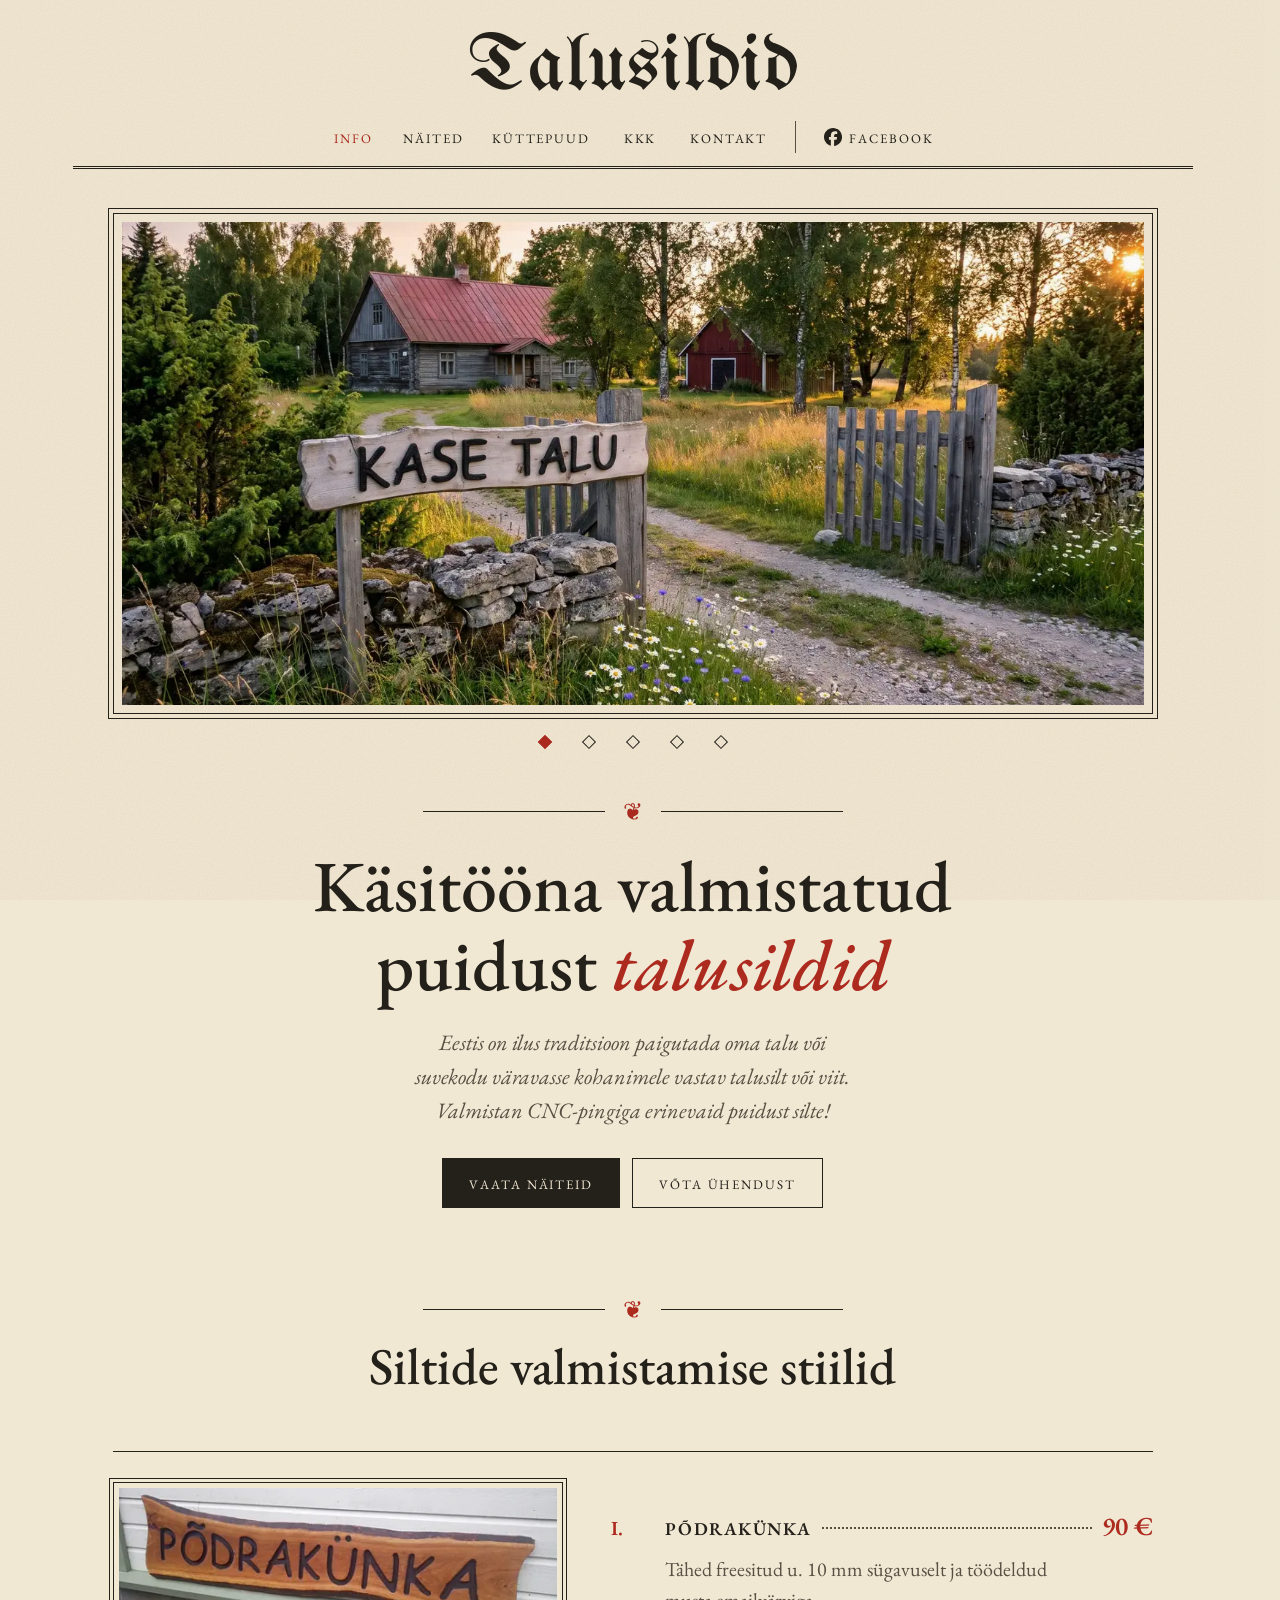
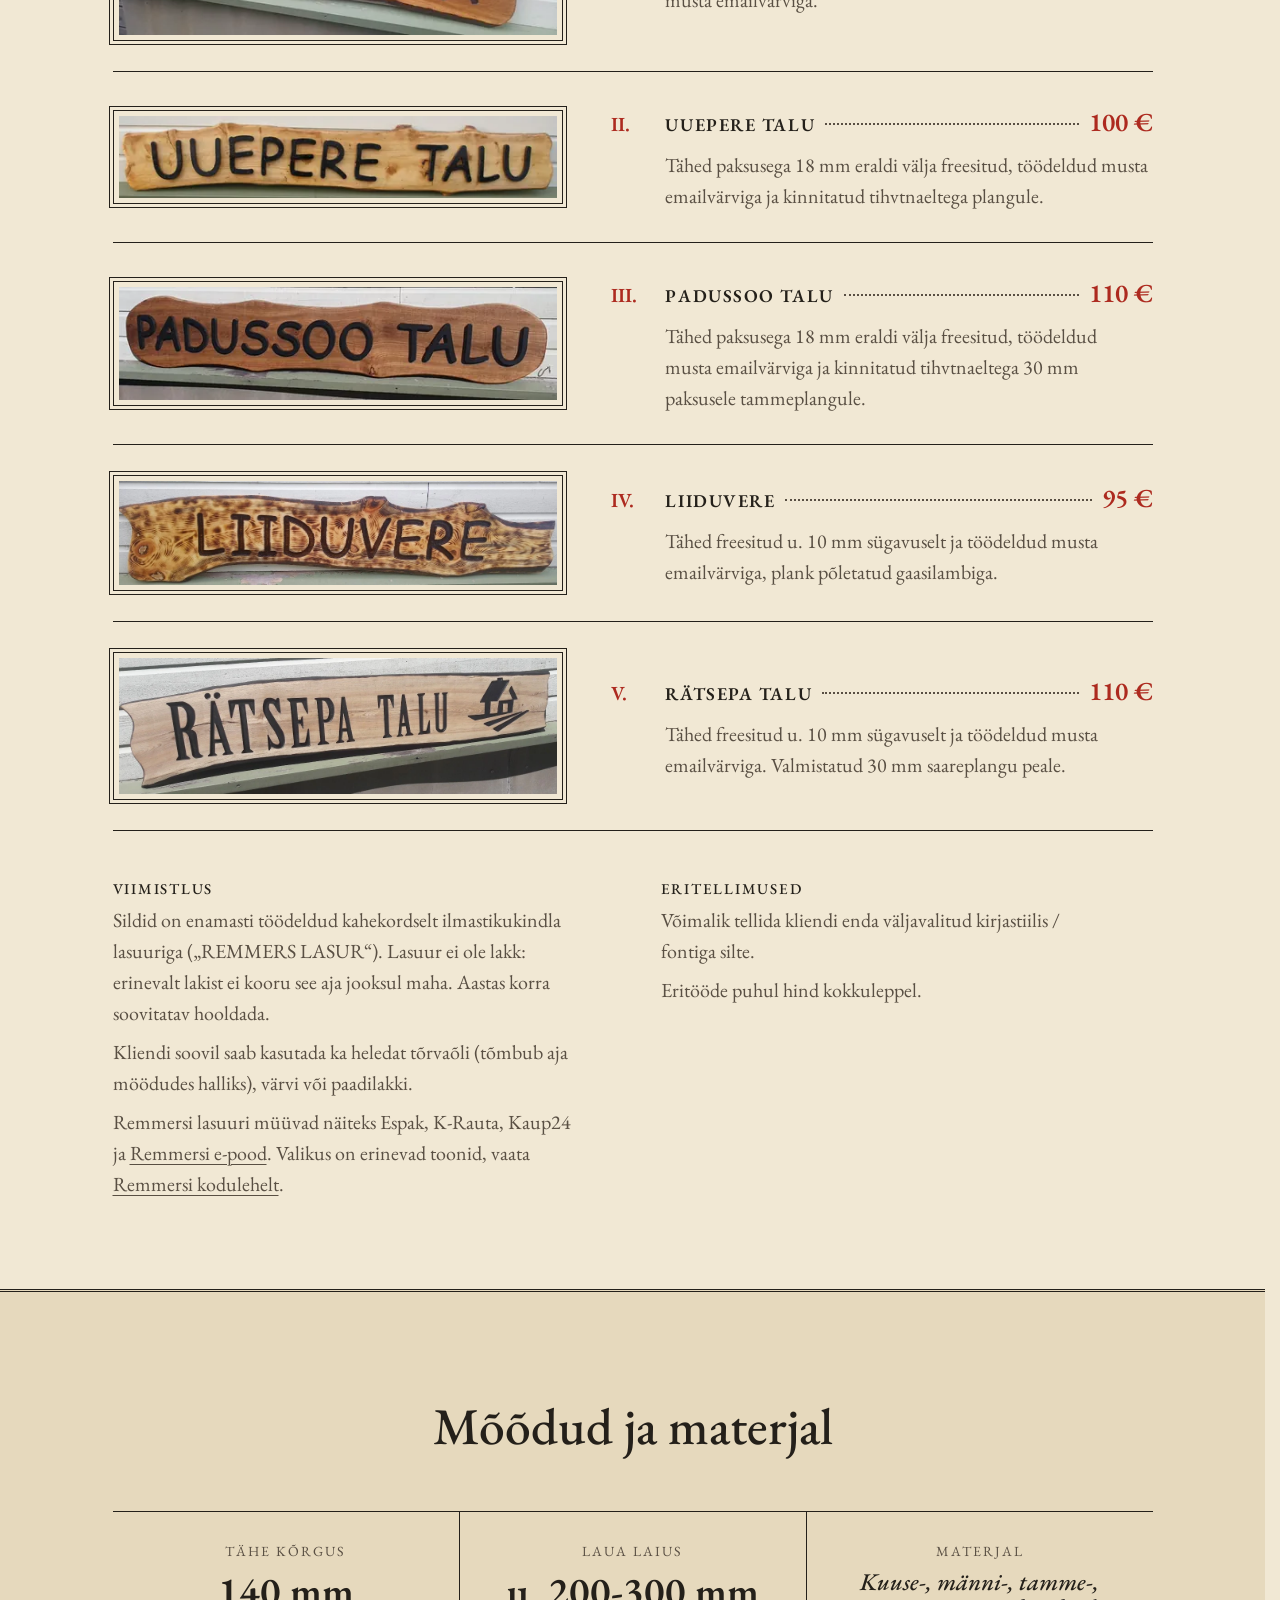
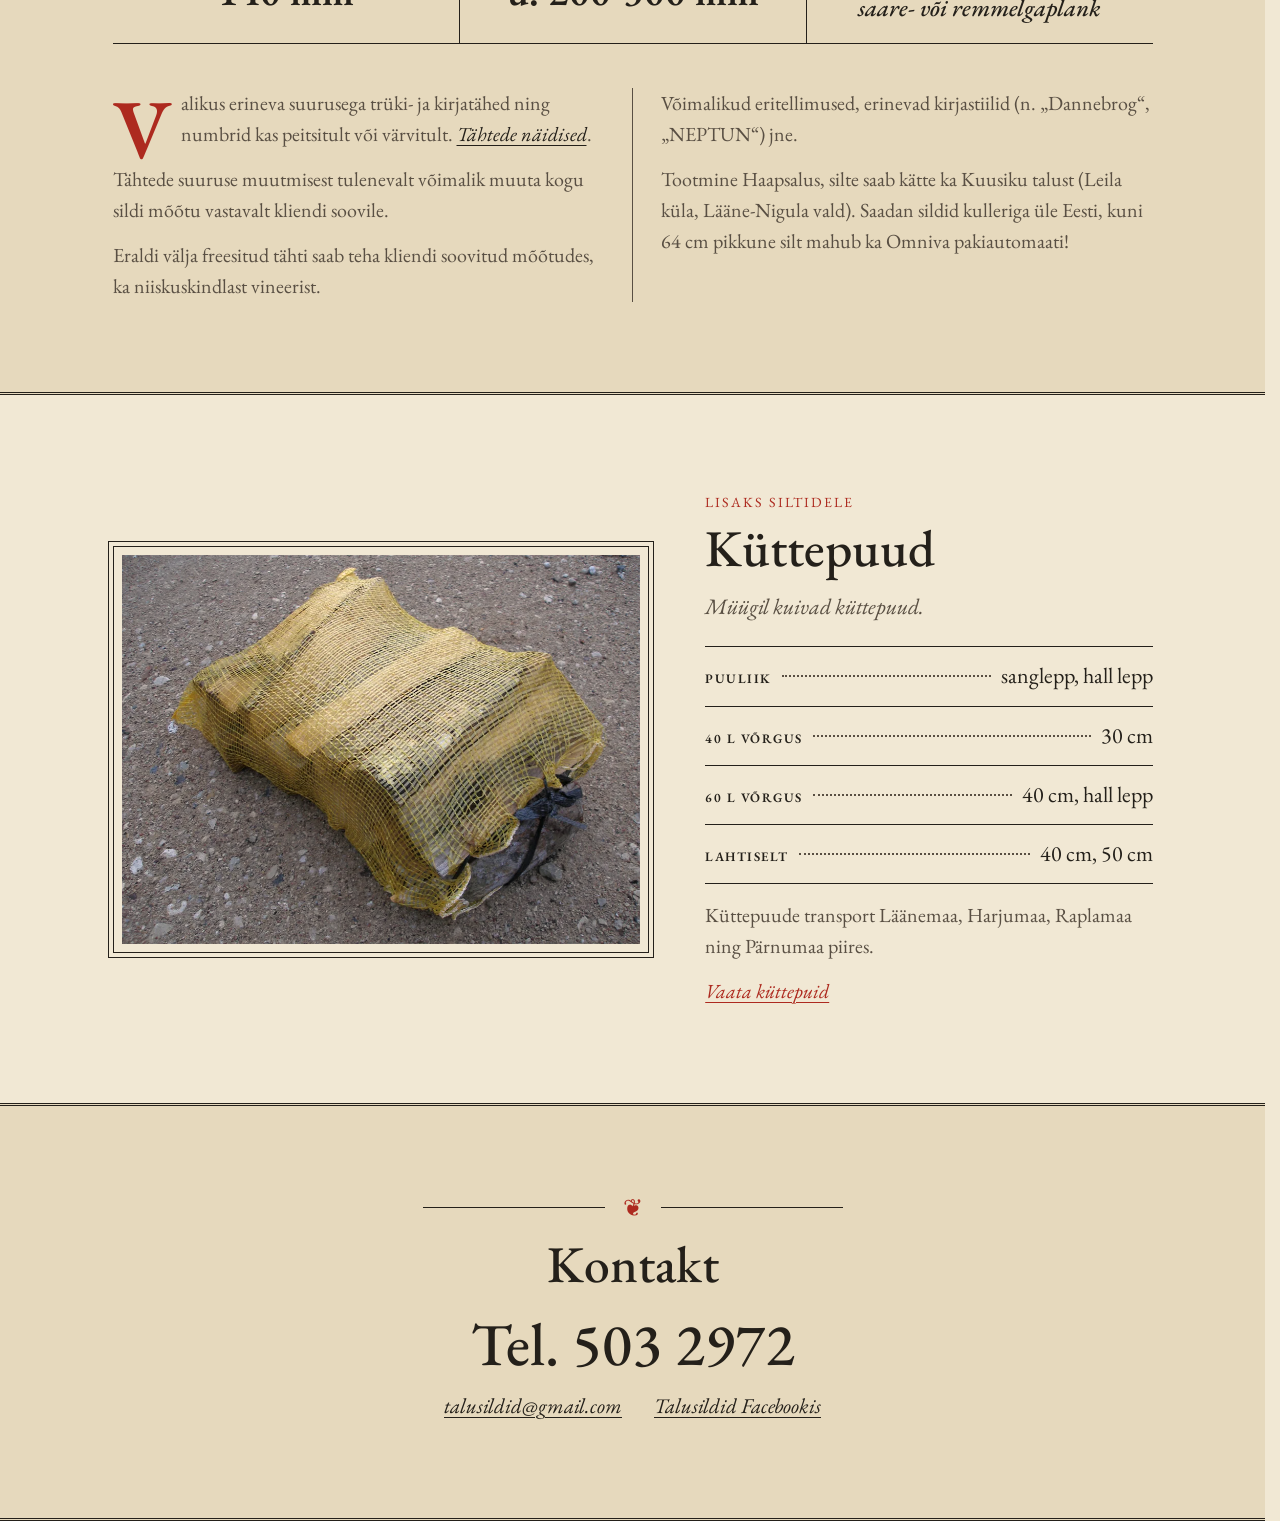
<file: index.html>
﻿<!DOCTYPE html>
<html lang="et">
	<head>
		<meta charset="UTF-8">
		<title>Talusildid – käsitööna valmistatud puidust talusildid ja viidad</title>
		<meta name="description" content="Käsitööna valmistatud puidust talusildid ja viidad freesitud tähtedega, hinnad 90–110 €. Eritellimused, tootmine Haapsalus, transport üle Eesti.">
		<link rel="canonical" href="https://talusildid.net/">
		<meta property="og:type" content="website">
		<meta property="og:site_name" content="Talusildid">
		<meta property="og:locale" content="et_EE">
		<meta property="og:title" content="Talusildid – käsitööna valmistatud puidust talusildid ja viidad">
		<meta property="og:description" content="Käsitööna valmistatud puidust talusildid ja viidad freesitud tähtedega, hinnad 90–110 €. Eritellimused, tootmine Haapsalus, transport üle Eesti.">
		<meta property="og:url" content="https://talusildid.net/">
		<meta property="og:image" content="https://talusildid.net/images/og-talusildid.jpg">
		<meta property="og:image:width" content="1200">
		<meta property="og:image:height" content="630">
		<meta property="og:image:alt" content="Servamata laudast talusilt Niine, gooti kirjas freesitud tähtedega">
		<meta name="twitter:card" content="summary_large_image">
		<meta name="keywords" content="puit,talusildid,viidad,puutöö,fassaadisildid,seinasildid,juhtmärgid,tänavasildid,hotellisildid,puhkemajasildid,talu,talud,saun,saunasildid,puu,lakitud,peitsitud,freesitud,värvitud,puustuudio,tehas,puutehas,käsitöö,hoonesildid,freesimine,peits,värv,õli,tõrvaõli,mänd,männilaud,suvekodu,talu,talud,küttepuud,logod">
		<meta name="viewport" content="width=device-width, initial-scale=1">
		<meta name="theme-color" content="#f1e8d4">
		<link rel="icon" href="favicon.ico" sizes="32x32">
		<link rel="icon" href="favicon.svg" type="image/svg+xml">
		<link rel="apple-touch-icon" href="apple-touch-icon.png">
		<link rel="preload" href="fonts/unifrakturmaguntia-latin.woff2" as="font" type="font/woff2" crossorigin>
		<link rel="preload" href="fonts/eb-garamond-latin.woff2" as="font" type="font/woff2" crossorigin>
		<link rel="preload" href="fonts/eb-garamond-italic-latin.woff2" as="font" type="font/woff2" crossorigin>
		<link rel="stylesheet" href="css/site.css?v=2026-11-12">

		<!-- Business and price structured data for search engines and AI search. Prices and facts must match the page. -->
		<script type="application/ld+json">
		{
		  "@context": "https://schema.org",
		  "@graph": [
		    {
		      "@type": "WebSite",
		      "@id": "https://talusildid.net/#website",
		      "url": "https://talusildid.net/",
		      "name": "Talusildid",
		      "inLanguage": "et",
		      "publisher": { "@id": "https://talusildid.net/#business" }
		    },
		    {
		      "@type": "LocalBusiness",
		      "@id": "https://talusildid.net/#business",
		      "name": "Talusildid",
		      "url": "https://talusildid.net/",
		      "description": "Käsitööna valmistatud puidust talusildid, viidad, saunasildid ja logoga sildid ning kuivad küttepuud. Tootmine Haapsalus, transport üle Eesti.",
		      "logo": "https://talusildid.net/apple-touch-icon.png",
		      "image": "https://talusildid.net/images/og-talusildid.jpg",
		      "telephone": "+372 503 2972",
		      "email": "talusildid@gmail.com",
		      "address": {
		        "@type": "PostalAddress",
		        "addressLocality": "Haapsalu",
		        "addressRegion": "Läänemaa",
		        "addressCountry": "EE"
		      },
		      "areaServed": { "@type": "Country", "name": "Eesti" },
		      "priceRange": "90–110 €",
		      "sameAs": [ "https://www.facebook.com/talusildid.net/" ],
		      "hasOfferCatalog": {
		        "@type": "OfferCatalog",
		        "name": "Talusildid ja küttepuud",
		        "itemListElement": [
		          {
		            "@type": "Product",
		            "name": "Talusilt „Põdrakünka“ stiilis",
		            "description": "Tähed freesitud u. 10 mm sügavuselt ja töödeldud musta emailvärviga.",
		            "image": "https://talusildid.net/images/naited/podrakunka.webp",
		            "brand": { "@type": "Brand", "name": "Talusildid" },
		            "offers": {
		              "@type": "Offer",
		              "price": "90",
		              "priceCurrency": "EUR",
		              "availability": "https://schema.org/InStock",
		              "hasMerchantReturnPolicy": {
		                "@type": "MerchantReturnPolicy",
		                "applicableCountry": "EE",
		                "returnPolicyCategory": "https://schema.org/MerchantReturnNotPermitted"
		              }
		            }
		          },
		          {
		            "@type": "Product",
		            "name": "Talusilt „Liiduvere“ stiilis",
		            "description": "Tähed freesitud u. 10 mm sügavuselt ja töödeldud musta emailvärviga, plank põletatud gaasilambiga.",
		            "image": "https://talusildid.net/images/Liiduvere-small.webp",
		            "brand": { "@type": "Brand", "name": "Talusildid" },
		            "offers": {
		              "@type": "Offer",
		              "price": "95",
		              "priceCurrency": "EUR",
		              "availability": "https://schema.org/InStock",
		              "hasMerchantReturnPolicy": {
		                "@type": "MerchantReturnPolicy",
		                "applicableCountry": "EE",
		                "returnPolicyCategory": "https://schema.org/MerchantReturnNotPermitted"
		              }
		            }
		          },
		          {
		            "@type": "Product",
		            "name": "Talusilt „Uuepere talu“ stiilis",
		            "description": "Tähed paksusega 18 mm eraldi välja freesitud, töödeldud musta emailvärviga ja kinnitatud tihvtnaeltega plangule.",
		            "image": "https://talusildid.net/images/naited/uuepere.webp",
		            "brand": { "@type": "Brand", "name": "Talusildid" },
		            "offers": {
		              "@type": "Offer",
		              "price": "100",
		              "priceCurrency": "EUR",
		              "availability": "https://schema.org/InStock",
		              "hasMerchantReturnPolicy": {
		                "@type": "MerchantReturnPolicy",
		                "applicableCountry": "EE",
		                "returnPolicyCategory": "https://schema.org/MerchantReturnNotPermitted"
		              }
		            }
		          },
		          {
		            "@type": "Product",
		            "name": "Talusilt „Padussoo talu“ stiilis",
		            "description": "Tähed paksusega 18 mm eraldi välja freesitud, töödeldud musta emailvärviga ja kinnitatud tihvtnaeltega 30 mm paksusele tammeplangule.",
		            "image": "https://talusildid.net/images/naited/padussoo.webp",
		            "brand": { "@type": "Brand", "name": "Talusildid" },
		            "offers": {
		              "@type": "Offer",
		              "price": "110",
		              "priceCurrency": "EUR",
		              "availability": "https://schema.org/InStock",
		              "hasMerchantReturnPolicy": {
		                "@type": "MerchantReturnPolicy",
		                "applicableCountry": "EE",
		                "returnPolicyCategory": "https://schema.org/MerchantReturnNotPermitted"
		              }
		            }
		          },
		          {
		            "@type": "Product",
		            "name": "Talusilt „Rätsepa talu“ stiilis",
		            "description": "Tähed freesitud u. 10 mm sügavuselt ja töödeldud musta emailvärviga. Valmistatud 30 mm saareplangu peale.",
		            "image": "https://talusildid.net/images/ratsepa_style.webp",
		            "brand": { "@type": "Brand", "name": "Talusildid" },
		            "offers": {
		              "@type": "Offer",
		              "price": "110",
		              "priceCurrency": "EUR",
		              "availability": "https://schema.org/InStock",
		              "hasMerchantReturnPolicy": {
		                "@type": "MerchantReturnPolicy",
		                "applicableCountry": "EE",
		                "returnPolicyCategory": "https://schema.org/MerchantReturnNotPermitted"
		              }
		            }
		          },
		          {
		            "@type": "Offer",
		            "name": "Kuivad küttepuud",
		            "description": "Sanglepp ja hall lepp 40 L võrgus (30 cm), hall lepp 60 L võrgus (40 cm) või lahtiselt (40 cm, 50 cm).",
		            "url": "https://talusildid.net/kuttepuud.html",
		            "areaServed": [
		              { "@type": "AdministrativeArea", "name": "Läänemaa" },
		              { "@type": "AdministrativeArea", "name": "Harjumaa" },
		              { "@type": "AdministrativeArea", "name": "Raplamaa" },
		              { "@type": "AdministrativeArea", "name": "Pärnumaa" }
		            ]
		          }
		        ]
		      }
		    }
		  ]
		}
		</script>
	</head>
	<body>
		<a class="skip" href="#sisu">Liigu sisu juurde</a>

		<header class="masthead">
			<div class="wrap">
				<a class="wordmark" href="index.html" aria-label="Talusildid - avaleht">Talusildid</a>
				<nav class="nav" aria-label="Peamenüü">
					<ul>
						<li><a href="index.html" aria-current="page">Info</a></li>
						<li><a href="naited.html">Näited</a></li>
						<li><a href="kuttepuud.html">Küttepuud</a></li>
						<li><a href="kkk.html">KKK</a></li>
						<li><a href="kontakt.html">Kontakt</a></li>
						<li class="nav-aside"><a class="nav-fb" href="https://www.facebook.com/talusildid.net/"><svg viewBox="0 0 24 24" aria-hidden="true"><path fill="currentColor" d="M9.101 23.691v-7.98H6.627v-3.667h2.474v-1.58c0-4.085 1.848-5.978 5.858-5.978.401 0 .955.042 1.468.103a8.68 8.68 0 0 1 1.141.195v3.325a8.623 8.623 0 0 0-.653-.036 26.805 26.805 0 0 0-.733-.009c-.707 0-1.259.096-1.675.309a1.686 1.686 0 0 0-.679.622c-.258.42-.374.995-.374 1.752v1.297h3.919l-.386 2.103-.287 1.564h-3.246v8.245C19.396 23.238 24 18.179 24 12.044c0-6.627-5.373-12-12-12s-12 5.373-12 12c0 5.628 3.874 10.35 9.101 11.647Z"/></svg><span class="nav-fb-label">Facebook</span></a></li>
					</ul>
				</nav>
				<script>
				// Mark the Facebook item when it wraps onto a row of its own (see .nav-aside.is-alone in site.css).
				// Runs here, before the page paints; checks again whenever the menu changes size.
				(function () {
					var aside = document.querySelector('.nav-aside');
					if (!aside || !window.ResizeObserver) return;
					var prev = aside.previousElementSibling;
					function check() {
						aside.classList.remove('is-alone');
						if (aside.offsetTop > prev.offsetTop + 1) aside.classList.add('is-alone');
					}
					check();
					new ResizeObserver(check).observe(aside.parentNode);
					if (document.fonts) document.fonts.ready.then(check);
				})();
				</script>
			</div>
		</header>

		<main id="sisu">
			<section class="hero wrap">
				<div class="carousel rise" aria-roledescription="karussell" aria-label="Valik töid">
					<div class="frame">
						<div class="slides">
							<img class="is-on" src="images/talud/kase-talu.webp" width="2000" height="944" srcset="images/talud/t/kase-talu-480.webp 480w, images/talud/t/kase-talu-960.webp 960w, images/talud/t/kase-talu-1400.webp 1400w, images/talud/kase-talu.webp 2000w" sizes="(min-width: 1120px) 1022px, calc(100vw - 50px)" fetchpriority="high" alt="Talusilt KASE TALU väravapostil, taamal palkmaja ja punane ait">
							<img aria-hidden="true" data-src="images/talud/tamme-talu.webp" width="2000" height="944" data-srcset="images/talud/t/tamme-talu-480.webp 480w, images/talud/t/tamme-talu-960.webp 960w, images/talud/t/tamme-talu-1400.webp 1400w, images/talud/tamme-talu.webp 2000w" sizes="(min-width: 1120px) 1022px, calc(100vw - 50px)" decoding="async" alt="Talusilt TAMME TALU lumisel väravapostil, taamal valgustatud akendega palkmaja">
							<img aria-hidden="true" data-src="images/talud/sepa-talu.webp" width="2000" height="944" data-srcset="images/talud/t/sepa-talu-480.webp 480w, images/talud/t/sepa-talu-960.webp 960w, images/talud/t/sepa-talu-1400.webp 1400w, images/talud/sepa-talu.webp 2000w" sizes="(min-width: 1120px) 1022px, calc(100vw - 50px)" decoding="async" alt="Talusilt SEPA TALU palkmaja ukse kõrval">
							<img aria-hidden="true" data-src="images/talud/nurme.webp" width="2000" height="944" data-srcset="images/talud/t/nurme-480.webp 480w, images/talud/t/nurme-960.webp 960w, images/talud/t/nurme-1400.webp 1400w, images/talud/nurme.webp 2000w" sizes="(min-width: 1120px) 1022px, calc(100vw - 50px)" decoding="async" alt="Põletatud plangust silt NURME teeäärsetel postidel">
							<img aria-hidden="true" data-src="images/talud/allika.webp" width="2000" height="944" data-srcset="images/talud/t/allika-480.webp 480w, images/talud/t/allika-960.webp 960w, images/talud/t/allika-1400.webp 1400w, images/talud/allika.webp 2000w" sizes="(min-width: 1120px) 1022px, calc(100vw - 50px)" decoding="async" alt="Silt ALLIKA valge suvemaja seinal">
						</div>
					</div>
					<div class="dots" role="group" aria-label="Vali pilt">
						<button type="button" aria-label="Pilt 1" aria-current="true"></button>
						<button type="button" aria-label="Pilt 2"></button>
						<button type="button" aria-label="Pilt 3"></button>
						<button type="button" aria-label="Pilt 4"></button>
						<button type="button" aria-label="Pilt 5"></button>
					</div>
				</div>
				<div class="hero-text rise rise-2">
					<div class="orn" aria-hidden="true">❦</div>
					<h1>Käsitööna valmistatud puidust <em>talusildid</em></h1>
					<p>Eestis on ilus traditsioon paigutada oma talu või suvekodu väravasse kohanimele vastav talusilt või viit. Valmistan CNC-pingiga erinevaid puidust silte!</p>
					<div class="hero-actions">
						<a class="btn btn-ink" href="naited.html">Vaata näiteid</a>
						<a class="btn btn-line" href="kontakt.html">Võta ühendust</a>
					</div>
				</div>
			</section>

			<section class="section wrap flush-top" aria-labelledby="stiilid">
				<div class="section-head">
					<div class="orn" aria-hidden="true">❦</div>
					<h2 class="section-title" id="stiilid">Siltide valmistamise stiilid</h2>
				</div>
				<ol class="styles">
					<li class="style">
						<a class="frame" href="naited.html"><img src="images/naited/podrakunka.webp" width="1000" height="336" srcset="images/naited/t/podrakunka-480.webp 480w, images/naited/podrakunka.webp 1000w" sizes="(min-width: 1120px) 439px, (min-width: 761px) calc(40vw - 20px), calc(100vw - 44px)" loading="lazy" decoding="async" alt="„Põdrakünka“ stiilis talusilt – vaata kõiki näiteid"></a>
						<div>
							<div class="style-head"><h3>Põdrakünka</h3><span class="leader" aria-hidden="true"></span><span class="price">90 €</span></div>
							<p>Tähed freesitud u. 10 mm sügavuselt ja töödeldud musta emailvärviga.</p>
						</div>
					</li>
					<li class="style">
						<a class="frame" href="naited.html"><img src="images/naited/uuepere.webp" width="1000" height="188" srcset="images/naited/t/uuepere-480.webp 480w, images/naited/uuepere.webp 1000w" sizes="(min-width: 1120px) 439px, (min-width: 761px) calc(40vw - 20px), calc(100vw - 44px)" loading="lazy" decoding="async" alt="„Uuepere talu“ stiilis talusilt – vaata kõiki näiteid"></a>
						<div>
							<div class="style-head"><h3>Uuepere talu</h3><span class="leader" aria-hidden="true"></span><span class="price">100 €</span></div>
							<p>Tähed paksusega 18 mm eraldi välja freesitud, töödeldud musta emailvärviga ja kinnitatud tihvtnaeltega plangule.</p>
						</div>
					</li>
					<li class="style">
						<a class="frame" href="naited.html"><img src="images/naited/padussoo.webp" width="2088" height="535" srcset="images/naited/t/padussoo-480.webp 480w, images/naited/t/padussoo-960.webp 960w, images/naited/t/padussoo-1400.webp 1400w, images/naited/padussoo.webp 2088w" sizes="(min-width: 1120px) 439px, (min-width: 761px) calc(40vw - 20px), calc(100vw - 44px)" loading="lazy" decoding="async" alt="„Padussoo talu“ stiilis talusilt – vaata kõiki näiteid"></a>
						<div>
							<div class="style-head"><h3>Padussoo talu</h3><span class="leader" aria-hidden="true"></span><span class="price">110 €</span></div>
							<p>Tähed paksusega 18 mm eraldi välja freesitud, töödeldud musta emailvärviga ja kinnitatud tihvtnaeltega 30 mm paksusele tammeplangule.</p>
						</div>
					</li>
					<li class="style">
						<a class="frame" href="naited.html"><img src="images/Liiduvere-small.webp" width="1005" height="238" loading="lazy" decoding="async" alt="„Liiduvere“ stiilis talusilt – vaata kõiki näiteid"></a>
						<div>
							<div class="style-head"><h3>Liiduvere</h3><span class="leader" aria-hidden="true"></span><span class="price">95 €</span></div>
							<p>Tähed freesitud u. 10 mm sügavuselt ja töödeldud musta emailvärviga, plank põletatud gaasilambiga.</p>
						</div>
					</li>
					<li class="style">
						<a class="frame" href="naited.html"><img src="images/ratsepa_style.webp" width="1102" height="340" loading="lazy" decoding="async" alt="„Rätsepa talu“ stiilis talusilt – vaata kõiki näiteid"></a>
						<div>
							<div class="style-head"><h3>Rätsepa talu</h3><span class="leader" aria-hidden="true"></span><span class="price">110 €</span></div>
							<p>Tähed freesitud u. 10 mm sügavuselt ja töödeldud musta emailvärviga. Valmistatud 30 mm saareplangu peale.</p>
						</div>
					</li>
				</ol>
				<div class="notes">
					<div>
						<h3>Viimistlus</h3>
						<p>Sildid on enamasti töödeldud kahekordselt ilmastikukindla lasuuriga („REMMERS LASUR“). Lasuur ei ole lakk: erinevalt lakist ei kooru see aja jooksul maha. Aastas korra soovitatav hooldada.</p>
						<p>Kliendi soovil saab kasutada ka heledat tõrvaõli (tõmbub aja möödudes halliks), värvi või paadilakki.</p>
						<p>Remmersi lasuuri müüvad näiteks Espak, K-Rauta, Kaup24 ja <a href="https://www.shop.remmers.ee/">Remmersi e-pood</a>. Valikus on erinevad toonid, vaata <a href="https://www.remmers.ee/et_EE/puidust-katted/klaasid-vaervid-ja-muud-puitkatted/vaeljas-3in1-puidukaitseplekk/c/c9281">Remmersi kodulehelt</a>.</p>
					</div>
					<div>
						<h3>Eritellimused</h3>
						<p>Võimalik tellida kliendi enda väljavalitud kirjastiilis / fontiga silte.</p>
						<p>Eritööde puhul hind kokkuleppel.</p>
					</div>
				</div>
			</section>

			<section class="section band" aria-labelledby="moodud">
				<div class="wrap">
					<div class="section-head">
						<h2 class="section-title" id="moodud">Mõõdud ja materjal</h2>
					</div>
					<dl class="facts">
						<div><dt>Tähe kõrgus</dt><dd>140 mm</dd></div>
						<div><dt>Laua laius</dt><dd>u. 200-300 mm</dd></div>
						<div><dt>Materjal</dt><dd class="facts-text">Kuuse-, männi-, tamme-, saare- või remmelgaplank</dd></div>
					</dl>
					<div class="details">
						<p>Valikus erineva suurusega trüki- ja kirjatähed ning numbrid kas peitsitult või värvitult. <a href="tahed.html">Tähtede näidised</a>.</p>
						<p>Tähtede suuruse muutmisest tulenevalt võimalik muuta kogu sildi mõõtu vastavalt kliendi soovile.</p>
						<p>Eraldi välja freesitud tähti saab teha kliendi soovitud mõõtudes, ka niiskuskindlast vineerist.</p>
						<p>Võimalikud eritellimused, erinevad kirjastiilid (n. „Dannebrog“, „NEPTUN“) jne.</p>
						<p>Tootmine Haapsalus, silte saab kätte ka Kuusiku talust (Leila küla, Lääne-Nigula vald). Saadan sildid kulleriga üle Eesti, kuni 64 cm pikkune silt mahub ka Omniva pakiautomaati!</p>
					</div>
				</div>
			</section>

			<section class="section wrap" id="kuttepuud" aria-labelledby="kuttepuud-pealkiri">
				<div class="firewood">
					<a class="frame" href="kuttepuud.html"><img src="images/naited/kuttepuud2.webp" width="1014" height="760" srcset="images/naited/t/kuttepuud2-480.webp 480w, images/naited/kuttepuud2.webp 1014w" sizes="(min-width: 1120px) 519px, (min-width: 761px) calc(50vw - 40px), calc(100vw - 50px)" loading="lazy" decoding="async" alt="Kuivad küttepuud võrkudes"></a>
					<div>
						<p class="kicker">Lisaks siltidele</p>
						<h2 class="section-title" id="kuttepuud-pealkiri">Küttepuud</h2>
						<p class="firewood-lead">Müügil kuivad küttepuud.</p>
						<dl class="ledger ledger-sm">
							<div><dt>Puuliik</dt><dd>sanglepp, hall lepp</dd></div>
							<div><dt>40 L võrgus</dt><dd>30 cm</dd></div>
							<div><dt>60 L võrgus</dt><dd>40 cm, hall lepp</dd></div>
							<div><dt>Lahtiselt</dt><dd>40 cm, 50 cm</dd></div>
						</dl>
						<p class="firewood-note">Küttepuude transport Läänemaa, Harjumaa, Raplamaa ning Pärnumaa piires.</p>
						<a class="tile-link" href="kuttepuud.html">Vaata küttepuid</a>
					</div>
				</div>
			</section>

			<section class="section band contact" id="kontakt" aria-labelledby="kontakt-pealkiri">
				<div class="wrap">
					<div class="orn" aria-hidden="true">❦</div>
					<h2 class="section-title" id="kontakt-pealkiri">Kontakt</h2>
					<a class="contact-phone" href="tel:+3725032972">Tel. 503 2972</a>
					<ul class="contact-list">
						<li><a href="mailto:talusildid@gmail.com">talusildid@gmail.com</a></li>
						<li><a href="https://www.facebook.com/talusildid.net/">Talusildid Facebookis</a></li>
					</ul>
				</div>
			</section>
		</main>

		<script>
		// Hero carousel: crossfade every 5 s; pauses on hover/focus and stays put for reduced motion.
		// Pressing a dot or the picture stops it for good, so a phone user can hold a slide too.
		// Only the first slide loads with the page; the rest wait in data-src so they don't hold it up.
		// A slide that fails to load drops out with its dot, so a broken picture never fades in.
		// Slides that aren't showing are hidden from screen readers, so only the visible one is read.
		(function () {
			var root = document.querySelector('.carousel');
			if (!root) return;
			var slides = root.querySelectorAll('.slides img');
			var dots = root.querySelectorAll('.dots button');
			var dotRow = root.querySelector('.dots');
			var i = 0, timer = null, hovered = false, focused = false, held = false;
			var still = window.matchMedia('(prefers-reduced-motion: reduce)').matches;
			function fetchSlide(img) {
				if (!img.dataset.src) return;
				if (img.dataset.srcset) img.srcset = img.dataset.srcset;
				img.src = img.dataset.src;
				img.removeAttribute('data-src');
			}
			function fetchAll() { slides.forEach(fetchSlide); }
			function usable(n) { return !slides[n].classList.contains('is-broken'); }
			function drop(n) {
				slides[n].classList.add('is-broken');
				dots[n].hidden = true;
				var left = 0;
				slides.forEach(function (s, k) { if (usable(k)) left++; });
				if (left < 2) { dotRow.hidden = true; stop(); }
				if (n === i) show(i + 1);
			}
			function show(n) {
				// Skip past dropped slides; if none is left, stay where we are
				for (var tries = 0; tries < slides.length && !usable((n + slides.length) % slides.length); tries++) n++;
				n = (n + slides.length) % slides.length;
				if (!usable(n)) return;
				slides[i].classList.remove('is-on'); slides[i].setAttribute('aria-hidden', 'true'); dots[i].removeAttribute('aria-current');
				i = n;
				fetchSlide(slides[i]);
				slides[i].classList.add('is-on'); slides[i].removeAttribute('aria-hidden'); dots[i].setAttribute('aria-current', 'true');
			}
			function play() {
				if (still || held || timer || hovered || focused || document.hidden || dotRow.hidden) return;
				timer = setInterval(function () { show(i + 1); }, 5000);
			}
			function stop() { clearInterval(timer); timer = null; }
			function hold() { held = true; stop(); }
			slides.forEach(function (s, n) {
				s.addEventListener('error', function () { drop(n); });
				if (s.complete && s.getAttribute('src') && !s.naturalWidth) drop(n);   // failed before this ran
			});
			if (document.readyState === 'complete') fetchAll(); else window.addEventListener('load', fetchAll);
			dots.forEach(function (d, n) { d.addEventListener('click', function () { hold(); show(n); }); });
			root.querySelector('.slides').addEventListener('click', hold);
			root.addEventListener('mouseenter', function () { hovered = true; stop(); });
			root.addEventListener('mouseleave', function () { hovered = false; play(); });
			root.addEventListener('focusin', function () { focused = true; stop(); });
			root.addEventListener('focusout', function (e) { focused = root.contains(e.relatedTarget); play(); });
			document.addEventListener('visibilitychange', function () { document.hidden ? stop() : play(); });
			play();
		})();
		</script>
	</body>
</html>
</file>
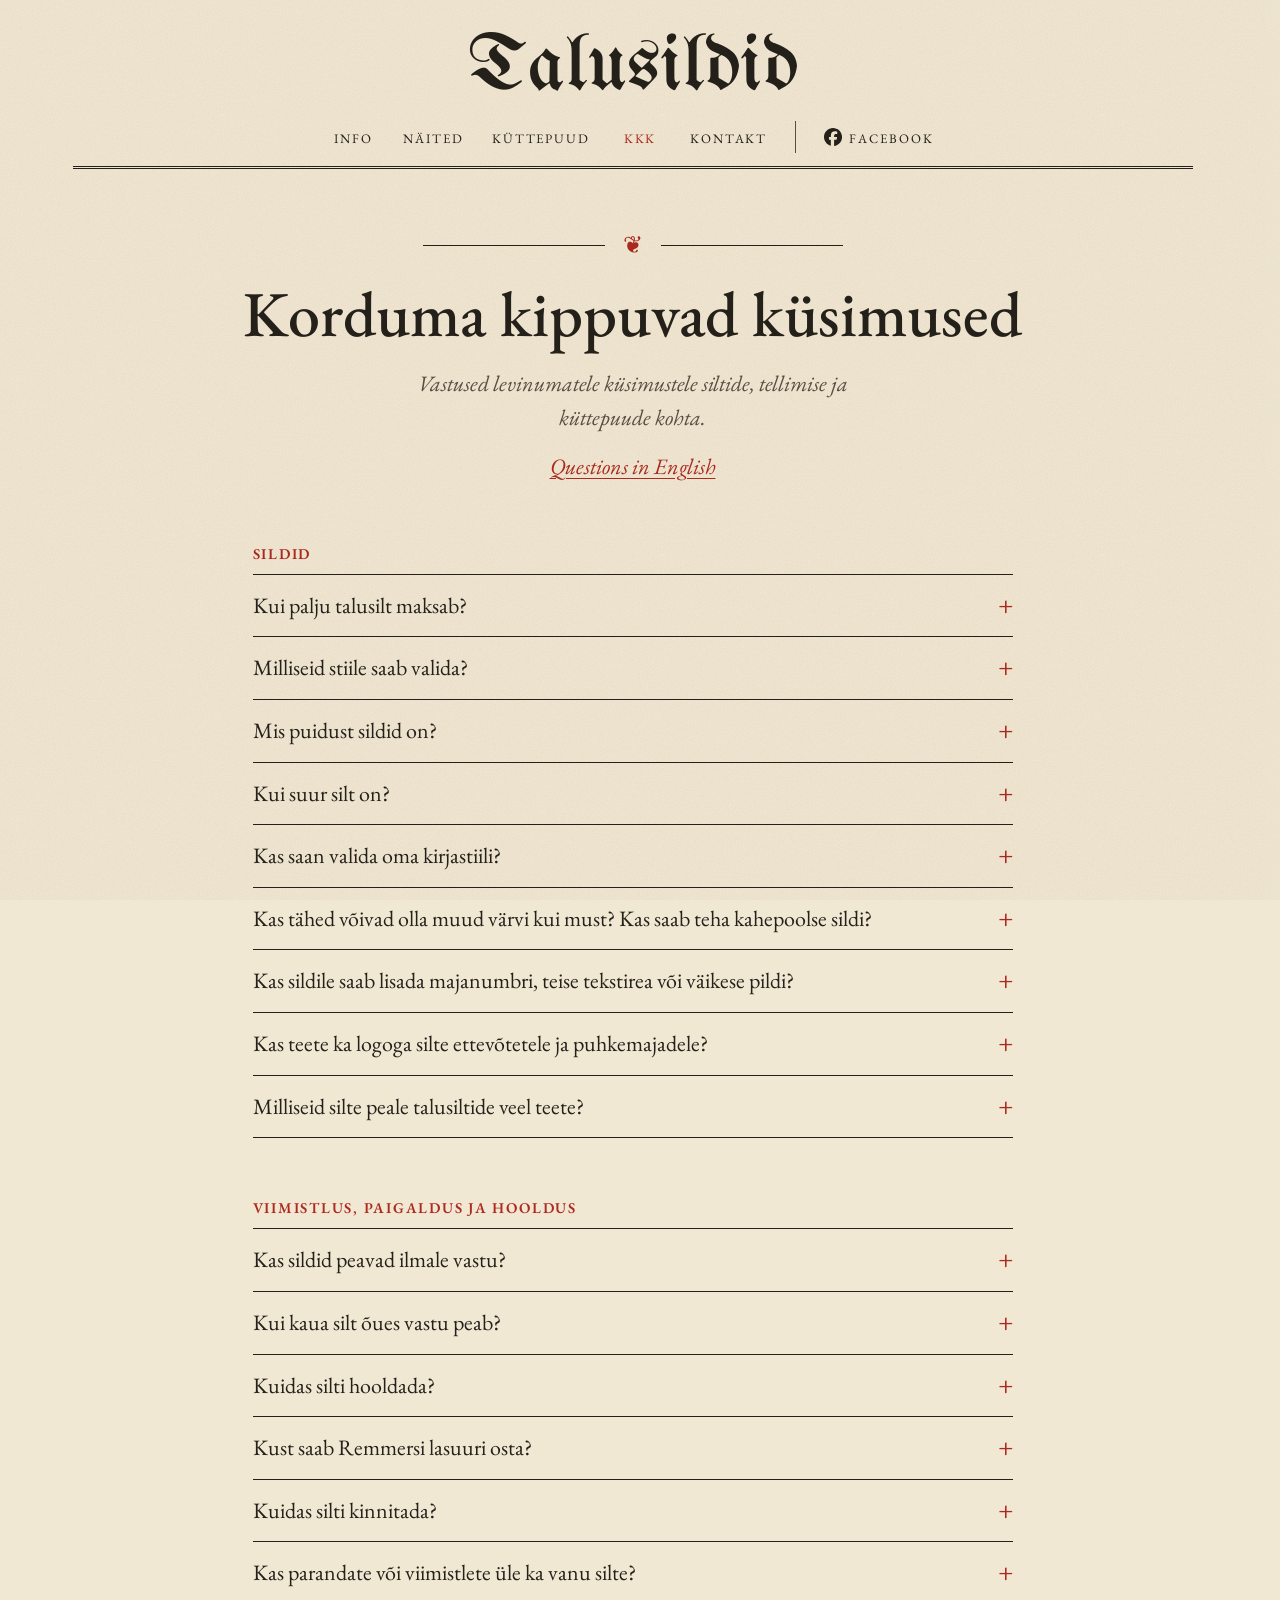
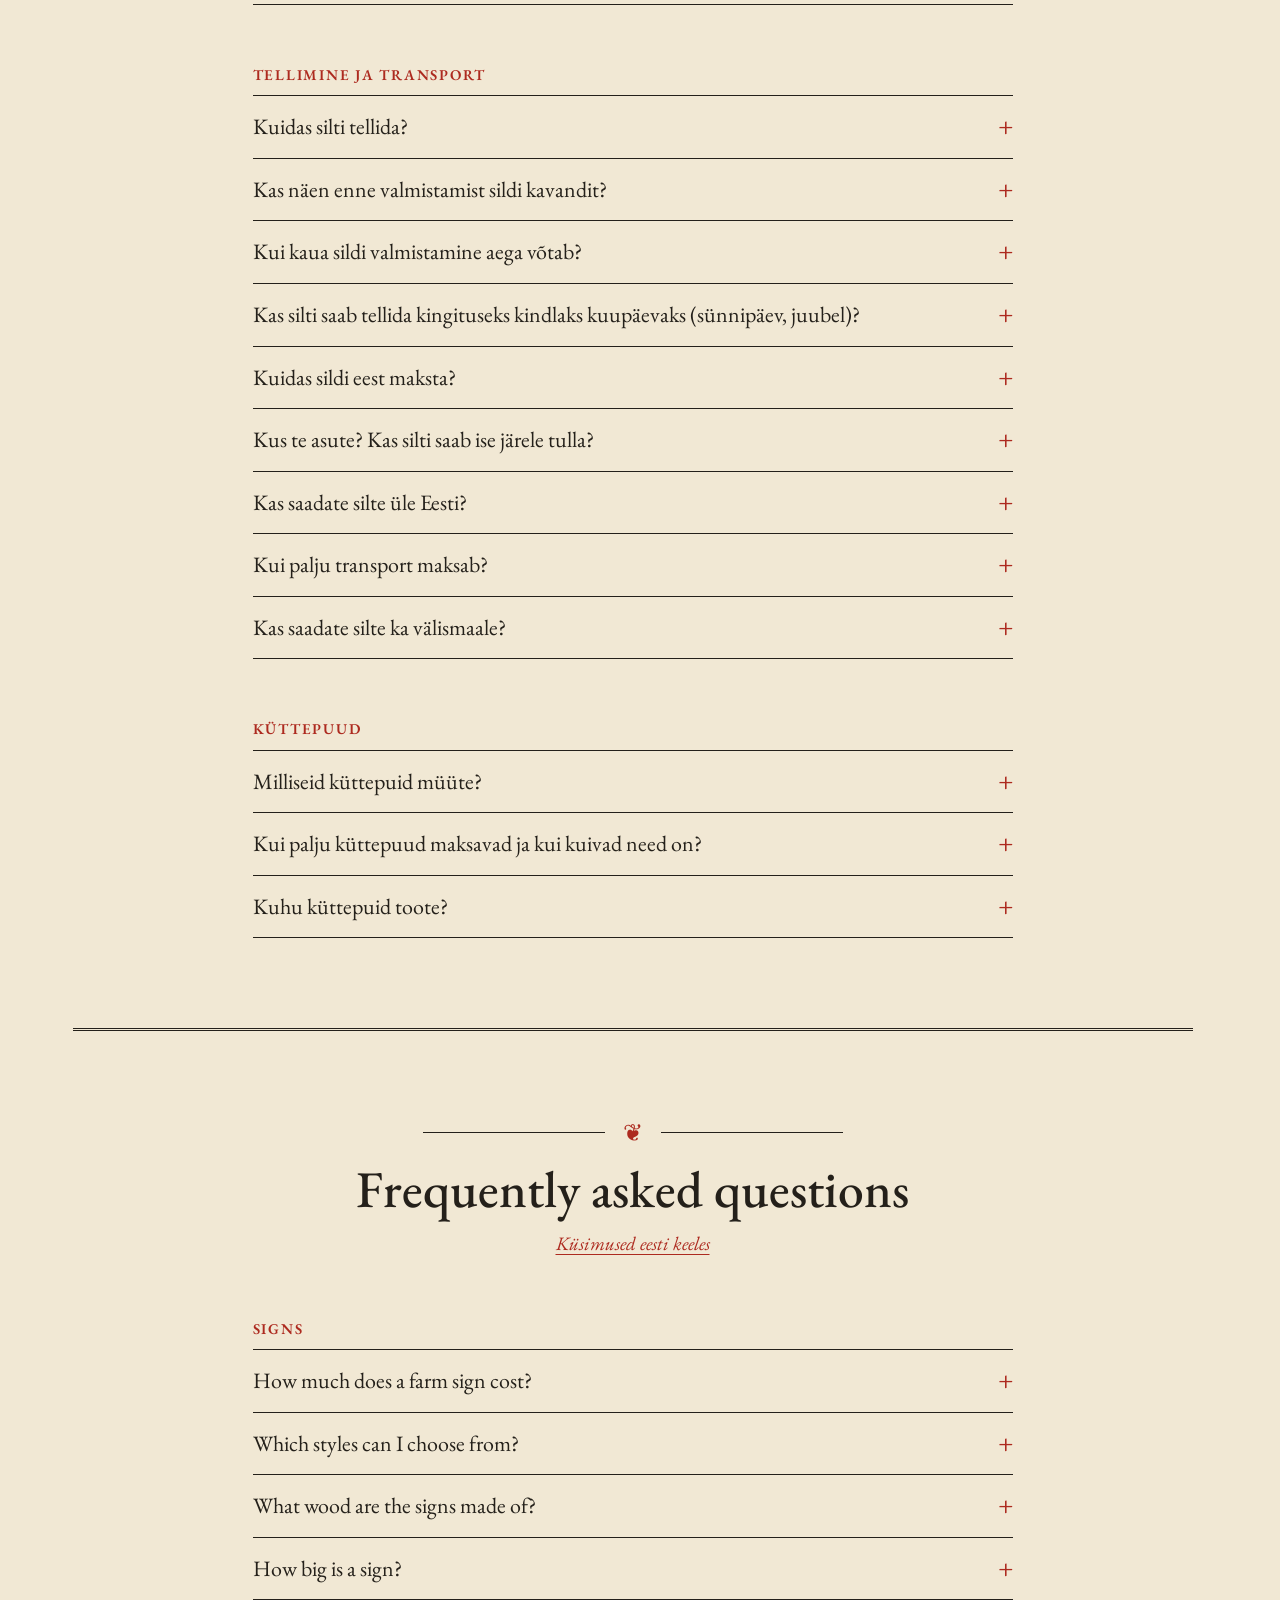
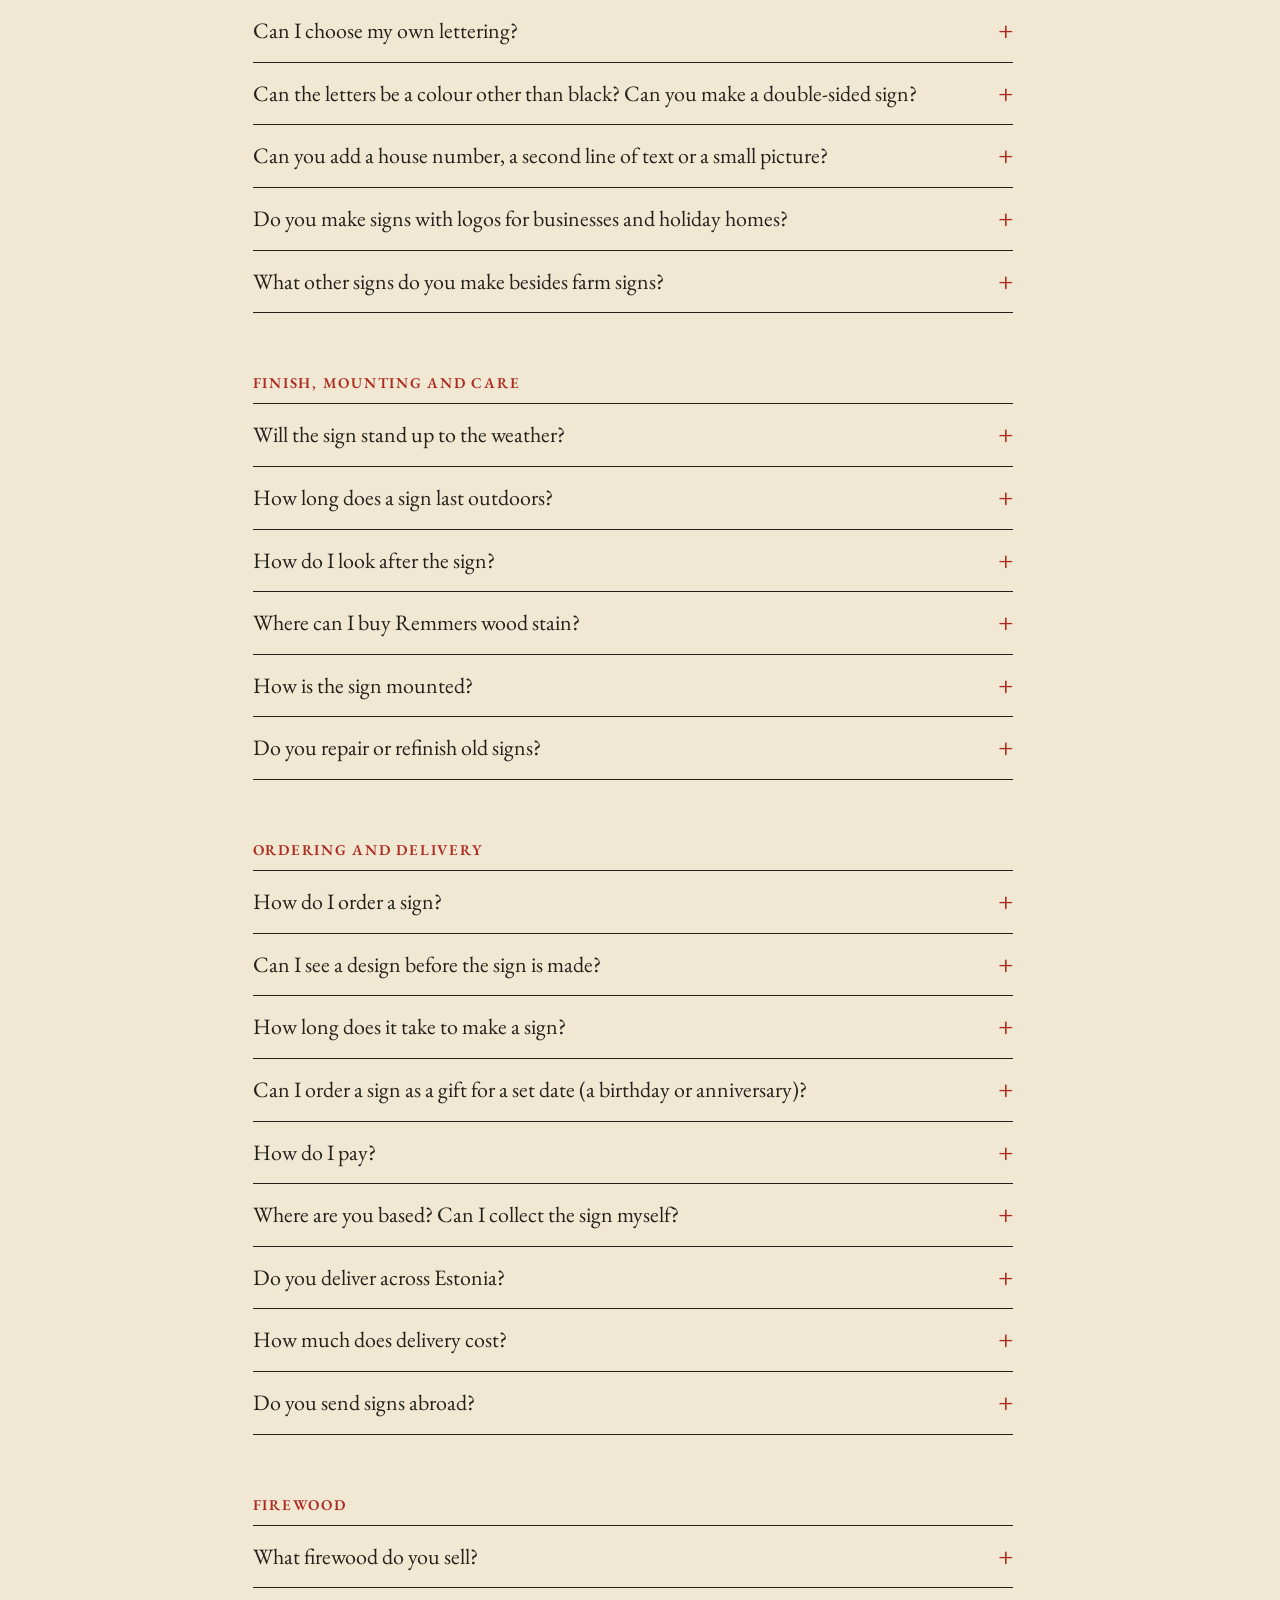
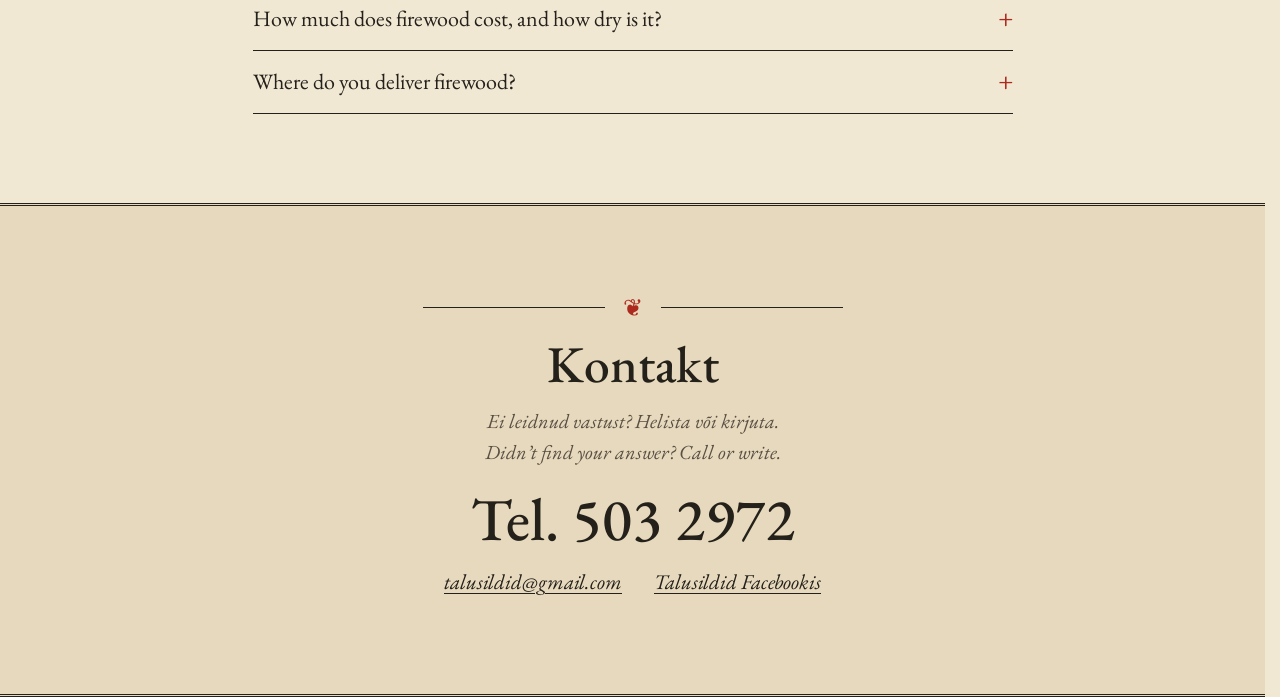
<file: kkk.html>
<!DOCTYPE html>
<html lang="et">
	<head>
		<meta charset="UTF-8">
		<title>KKK: talusiltide hinnad, tellimine ja transport | Talusildid</title>
		<meta name="description" content="Korduma kippuvad küsimused: talusiltide hinnad, stiilid, puit, mõõdud, viimistlus, tellimine ja transport ning küttepuud. Frequently asked questions in English.">
		<link rel="canonical" href="https://talusildid.net/kkk.html">
		<meta property="og:type" content="website">
		<meta property="og:site_name" content="Talusildid">
		<meta property="og:locale" content="et_EE">
		<meta property="og:title" content="KKK: talusiltide hinnad, tellimine ja transport | Talusildid">
		<meta property="og:description" content="Korduma kippuvad küsimused: talusiltide hinnad, stiilid, puit, mõõdud, viimistlus, tellimine ja transport ning küttepuud. Frequently asked questions in English.">
		<meta property="og:url" content="https://talusildid.net/kkk.html">
		<meta property="og:image" content="https://talusildid.net/images/og-talusildid.jpg">
		<meta property="og:image:width" content="1200">
		<meta property="og:image:height" content="630">
		<meta property="og:image:alt" content="Servamata laudast talusilt Niine, gooti kirjas freesitud tähtedega">
		<meta name="twitter:card" content="summary_large_image">
		<meta name="keywords" content="puit,talusildid,viidad,puutöö,fassaadisildid,seinasildid,juhtmärgid,tänavasildid,hotellisildid,puhkemajasildid,talu,talud,saun,saunasildid,puu,lakitud,peitsitud,freesitud,värvitud,puustuudio,tehas,puutehas,käsitöö,hoonesildid,freesimine,peits,värv,õli,tõrvaõli,mänd,männilaud,suvekodu,talu,talud,küttepuud,logod">
		<meta name="viewport" content="width=device-width, initial-scale=1">
		<meta name="theme-color" content="#f1e8d4">
		<link rel="icon" href="favicon.ico" sizes="32x32">
		<link rel="icon" href="favicon.svg" type="image/svg+xml">
		<link rel="apple-touch-icon" href="apple-touch-icon.png">
		<link rel="preload" href="fonts/unifrakturmaguntia-latin.woff2" as="font" type="font/woff2" crossorigin>
		<link rel="preload" href="fonts/eb-garamond-latin.woff2" as="font" type="font/woff2" crossorigin>
		<link rel="preload" href="fonts/eb-garamond-italic-latin.woff2" as="font" type="font/woff2" crossorigin>
		<link rel="stylesheet" href="css/site.css?v=2026-11-12">

		<!-- FAQ structured data for search engines. Must match the questions and answers on the page word for word. -->
		<script type="application/ld+json">
		{
		  "@context": "https://schema.org",
		  "@type": "FAQPage",
		  "url": "https://talusildid.net/kkk.html",
		  "inLanguage": [
		    "et",
		    "en"
		  ],
		  "mainEntity": [
		    {
		      "@type": "Question",
		      "name": "Kui palju talusilt maksab?",
		      "inLanguage": "et",
		      "acceptedAnswer": {
		        "@type": "Answer",
		        "text": "Tavastiilides talusildi hind on 90–110 €: Põdrakünka 90 €, Liiduvere 95 €, Uuepere talu 100 €, Padussoo talu ja Rätsepa talu 110 €. Eritööde, näiteks oma kirjastiili või logoga sildi hind on kokkuleppel."
		      }
		    },
		    {
		      "@type": "Question",
		      "name": "Milliseid stiile saab valida?",
		      "inLanguage": "et",
		      "acceptedAnswer": {
		        "@type": "Answer",
		        "text": "Tähed on kas freesitud u. 10 mm sügavuselt plangu sisse (Põdrakünka, Liiduvere, Rätsepa talu) või eraldi 18 mm paksusest puidust välja freesitud ja tihvtnaeltega plangule kinnitatud (Uuepere talu, Padussoo talu). Liiduvere stiilis on plank põletatud gaasilambiga. Kõiki stiile näeb <a href=\"https://talusildid.net/index.html#stiilid\">avalehel<\/a> ja <a href=\"https://talusildid.net/naited.html\">näidete lehel<\/a>."
		      }
		    },
		    {
		      "@type": "Question",
		      "name": "Mis puidust sildid on?",
		      "inLanguage": "et",
		      "acceptedAnswer": {
		        "@type": "Answer",
		        "text": "Kasutan erinevaid puuplanke: kuuske, mändi, tamme, saart ja remmelgat. Plangu laius on u. 200–300 mm. Rätsepa talu stiilis silt on 30 mm saareplangul ja Padussoo talu stiilis silt 30 mm tammeplangul. Silte saab teha ka rohelisele vaakumimmutatud puidule."
		      }
		    },
		    {
		      "@type": "Question",
		      "name": "Kui suur silt on?",
		      "inLanguage": "et",
		      "acceptedAnswer": {
		        "@type": "Answer",
		        "text": "Tähe kõrgus on 140 mm ja laua laius u. 200–300 mm. Sildi pikkus sõltub nime pikkusest. Tähtede suurust muutes saab muuta kogu sildi mõõtu vastavalt soovile. Eraldi välja freesitud tähti saab teha kliendi soovitud mõõtudes, ka niiskuskindlast vineerist."
		      }
		    },
		    {
		      "@type": "Question",
		      "name": "Kas saan valida oma kirjastiili?",
		      "inLanguage": "et",
		      "acceptedAnswer": {
		        "@type": "Answer",
		        "text": "Jah. Valikus on erineva suurusega trüki- ja kirjatähed ning numbrid kas peitsitult või värvitult (vaata <a href=\"https://talusildid.net/tahed.html\">tähtede näidiseid<\/a>). Võimalik on tellida ka enda väljavalitud kirjastiilis või fondiga silti, näiteks „Dannebrog“ või „NEPTUN“."
		      }
		    },
		    {
		      "@type": "Question",
		      "name": "Kas tähed võivad olla muud värvi kui must? Kas saab teha kahepoolse sildi?",
		      "inLanguage": "et",
		      "acceptedAnswer": {
		        "@type": "Answer",
		        "text": "Jah, tähed saab värvida kliendi soovitud tooniga. Teha saab ka kahepoolse sildi."
		      }
		    },
		    {
		      "@type": "Question",
		      "name": "Kas sildile saab lisada majanumbri, teise tekstirea või väikese pildi?",
		      "inLanguage": "et",
		      "acceptedAnswer": {
		        "@type": "Answer",
		        "text": "Jah. Sildile saab lisada majanumbri, teise tekstirea või väikese pildi, näiteks hobuse või kuuse."
		      }
		    },
		    {
		      "@type": "Question",
		      "name": "Kas teete ka logoga silte ettevõtetele ja puhkemajadele?",
		      "inLanguage": "et",
		      "acceptedAnswer": {
		        "@type": "Answer",
		        "text": "Jah. Olen teinud silte ettevõtetele, puhkekeskustele ja RMK-le. Kirja ja logo saab freesida puidu sisse, näiteks 5 mm sügavuselt. Eritööde hind on kokkuleppel."
		      }
		    },
		    {
		      "@type": "Question",
		      "name": "Milliseid silte peale talusiltide veel teete?",
		      "inLanguage": "et",
		      "acceptedAnswer": {
		        "@type": "Answer",
		        "text": "Lisaks talusiltidele valmistan viitasid, saunasilte (nt „Hüva Leili!“), „Kuri koer“ silte, maja- ja seinasilte ning muid eritellimusi. Näiteid leiad <a href=\"https://talusildid.net/naited.html\">näidete lehelt<\/a>."
		      }
		    },
		    {
		      "@type": "Question",
		      "name": "Kas sildid peavad ilmale vastu?",
		      "inLanguage": "et",
		      "acceptedAnswer": {
		        "@type": "Answer",
		        "text": "Sildid on enamasti töödeldud kahekordselt ilmastikukindla lasuuriga („REMMERS LASUR“). Lasuur ei ole lakk: erinevalt lakist ei koori see aja jooksul maha. Kliendi soovil saab kasutada ka heledat tõrvaõli, mis tõmbub aja möödudes halliks, värvi või paadilakki."
		      }
		    },
		    {
		      "@type": "Question",
		      "name": "Kui kaua silt õues vastu peab?",
		      "inLanguage": "et",
		      "acceptedAnswer": {
		        "@type": "Answer",
		        "text": "See sõltub sildi asukohast: katuse all püsib silt kauem kui lageda taeva all. Kõige rohkem aitab, kui silti umbes kord aastas uuesti viimistleda."
		      }
		    },
		    {
		      "@type": "Question",
		      "name": "Kuidas silti hooldada?",
		      "inLanguage": "et",
		      "acceptedAnswer": {
		        "@type": "Answer",
		        "text": "Silti on soovitatav hooldada korra aastas, näiteks Remmersi lasuuriga."
		      }
		    },
		    {
		      "@type": "Question",
		      "name": "Kust saab Remmersi lasuuri osta?",
		      "inLanguage": "et",
		      "acceptedAnswer": {
		        "@type": "Answer",
		        "text": "Remmersi lasuuri müüvad näiteks Espak, K-Rauta, Kaup24 ja <a href=\"https://www.shop.remmers.ee/\">Remmersi e-pood<\/a>. Valikus on erinevad toonid, vaata <a href=\"https://www.remmers.ee/et_EE/puidust-katted/klaasid-vaervid-ja-muud-puitkatted/vaeljas-3in1-puidukaitseplekk/c/c9281\">Remmersi kodulehelt<\/a>."
		      }
		    },
		    {
		      "@type": "Question",
		      "name": "Kuidas silti kinnitada?",
		      "inLanguage": "et",
		      "acceptedAnswer": {
		        "@type": "Answer",
		        "text": "Kinnitamiseks on mitu võimalust: augud, kruvid, ketid, konksud või post. Sobiva viisi lepime kokku tellimisel."
		      }
		    },
		    {
		      "@type": "Question",
		      "name": "Kas parandate või viimistlete üle ka vanu silte?",
		      "inLanguage": "et",
		      "acceptedAnswer": {
		        "@type": "Answer",
		        "text": "Jah, parandan ja viimistlen üle ka vanu silte."
		      }
		    },
		    {
		      "@type": "Question",
		      "name": "Kuidas silti tellida?",
		      "inLanguage": "et",
		      "acceptedAnswer": {
		        "@type": "Answer",
		        "text": "Helista numbril <a href=\"tel:+3725032972\">503 2972<\/a>, kirjuta aadressile <a href=\"mailto:talusildid@gmail.com\">talusildid@gmail.com<\/a> või saada sõnum <a href=\"https://www.facebook.com/talusildid.net/\">Facebookis<\/a>. Ütle sildile tulev tekst, soovitud stiil ja mõõdud ning lepime üksikasjad kokku."
		      }
		    },
		    {
		      "@type": "Question",
		      "name": "Kas näen enne valmistamist sildi kavandit?",
		      "inLanguage": "et",
		      "acceptedAnswer": {
		        "@type": "Answer",
		        "text": "Soovi korral saadan enne valmistamist kavandi või eskiisi."
		      }
		    },
		    {
		      "@type": "Question",
		      "name": "Kui kaua sildi valmistamine aega võtab?",
		      "inLanguage": "et",
		      "acceptedAnswer": {
		        "@type": "Answer",
		        "text": "Valmistamisaeg lepitakse kokku, tavaliselt on see 2–3 nädalat. Kiirtellimuse korral saab kokku leppida ka lühema aja."
		      }
		    },
		    {
		      "@type": "Question",
		      "name": "Kas silti saab tellida kingituseks kindlaks kuupäevaks (sünnipäev, juubel)?",
		      "inLanguage": "et",
		      "acceptedAnswer": {
		        "@type": "Answer",
		        "text": "Jah. Ütle tellides, mis kuupäevaks silt valmis peab olema, ja lepime aja kokku."
		      }
		    },
		    {
		      "@type": "Question",
		      "name": "Kuidas sildi eest maksta?",
		      "inLanguage": "et",
		      "acceptedAnswer": {
		        "@type": "Answer",
		        "text": "Maksta saab pangaülekandega. Soovi korral esitan arve, ka ettevõttele."
		      }
		    },
		    {
		      "@type": "Question",
		      "name": "Kus te asute? Kas silti saab ise järele tulla?",
		      "inLanguage": "et",
		      "acceptedAnswer": {
		        "@type": "Answer",
		        "text": "Tootmine on Haapsalus. Sildi saab ise kätte Haapsalust või Kuusiku talust (Leila küla, Lääne-Nigula vald, Läänemaa)."
		      }
		    },
		    {
		      "@type": "Question",
		      "name": "Kas saadate silte üle Eesti?",
		      "inLanguage": "et",
		      "acceptedAnswer": {
		        "@type": "Answer",
		        "text": "Jah. Saadan sildid tavaliselt kulleriga üle Eesti. Kuni 64 cm pikkune silt mahub ka Omniva pakiautomaati."
		      }
		    },
		    {
		      "@type": "Question",
		      "name": "Kui palju transport maksab?",
		      "inLanguage": "et",
		      "acceptedAnswer": {
		        "@type": "Answer",
		        "text": "Transpordi hind sõltub sildi mõõtudest ja kaalust. Silti saab ka ise Haapsalust või Kuusiku talust järele tulla."
		      }
		    },
		    {
		      "@type": "Question",
		      "name": "Kas saadate silte ka välismaale?",
		      "inLanguage": "et",
		      "acceptedAnswer": {
		        "@type": "Answer",
		        "text": "Välismaale saatmine on võimalik kokkuleppel."
		      }
		    },
		    {
		      "@type": "Question",
		      "name": "Milliseid küttepuid müüte?",
		      "inLanguage": "et",
		      "acceptedAnswer": {
		        "@type": "Answer",
		        "text": "Müün kuivi sanglepa ja halli lepa küttepuid 40-liitrises võrgus (30 cm halud), halli lepa küttepuid 60-liitrises võrgus (40 cm halud) ning lahtiselt pikkusega 40 cm ja 50 cm. Vaata <a href=\"https://talusildid.net/kuttepuud.html\">küttepuid<\/a>."
		      }
		    },
		    {
		      "@type": "Question",
		      "name": "Kui palju küttepuud maksavad ja kui kuivad need on?",
		      "inLanguage": "et",
		      "acceptedAnswer": {
		        "@type": "Answer",
		        "text": "Hind ja kogus on kokkuleppel, ka väikseim tellimus. Puude niiskus on u. 15–18%."
		      }
		    },
		    {
		      "@type": "Question",
		      "name": "Kuhu küttepuid toote?",
		      "inLanguage": "et",
		      "acceptedAnswer": {
		        "@type": "Answer",
		        "text": "Küttepuude transport on Läänemaa, Harjumaa, Raplamaa ja Pärnumaa piires."
		      }
		    },
		    {
		      "@type": "Question",
		      "name": "How much does a farm sign cost?",
		      "inLanguage": "en",
		      "acceptedAnswer": {
		        "@type": "Answer",
		        "text": "Signs in the standard styles cost 90–110 €: Põdrakünka 90 €, Liiduvere 95 €, Uuepere talu 100 €, Padussoo talu and Rätsepa talu 110 €. Custom work, such as a sign in your own typeface or with a logo, is priced by agreement."
		      }
		    },
		    {
		      "@type": "Question",
		      "name": "Which styles can I choose from?",
		      "inLanguage": "en",
		      "acceptedAnswer": {
		        "@type": "Answer",
		        "text": "The letters are either routed about 10 mm deep into the plank (Põdrakünka, Liiduvere, Rätsepa talu) or cut out separately from 18 mm thick wood and fixed to the plank with pin nails (Uuepere talu, Padussoo talu). In the Liiduvere style the plank is scorched with a gas torch. All styles are shown on the <a href=\"https://talusildid.net/index.html#stiilid\">home page<\/a> and the <a href=\"https://talusildid.net/naited.html\">examples page<\/a>."
		      }
		    },
		    {
		      "@type": "Question",
		      "name": "What wood are the signs made of?",
		      "inLanguage": "en",
		      "acceptedAnswer": {
		        "@type": "Answer",
		        "text": "I use planks of different woods: spruce, pine, oak, ash and willow. The plank is about 200–300 mm wide. The Rätsepa talu style uses a 30 mm ash plank and the Padussoo talu style a 30 mm oak plank. Signs can also be made on green vacuum-impregnated wood."
		      }
		    },
		    {
		      "@type": "Question",
		      "name": "How big is a sign?",
		      "inLanguage": "en",
		      "acceptedAnswer": {
		        "@type": "Answer",
		        "text": "The letters are 140 mm tall and the board is about 200–300 mm wide. The length of the sign depends on the length of the name. Changing the letter size changes the size of the whole sign, so it can be made to the size you want. Cut-out letters can be made to any size you need, also from moisture-resistant plywood."
		      }
		    },
		    {
		      "@type": "Question",
		      "name": "Can I choose my own lettering?",
		      "inLanguage": "en",
		      "acceptedAnswer": {
		        "@type": "Answer",
		        "text": "Yes. There are print and script letters and numbers in different sizes, stained or painted (see the <a href=\"https://talusildid.net/tahed.html\">letter samples<\/a>). You can also order a sign in a typeface of your own choice, for example “Dannebrog” or “NEPTUN”."
		      }
		    },
		    {
		      "@type": "Question",
		      "name": "Can the letters be a colour other than black? Can you make a double-sided sign?",
		      "inLanguage": "en",
		      "acceptedAnswer": {
		        "@type": "Answer",
		        "text": "Yes, the letters can be painted in any colour you like. Double-sided signs can be made too."
		      }
		    },
		    {
		      "@type": "Question",
		      "name": "Can you add a house number, a second line of text or a small picture?",
		      "inLanguage": "en",
		      "acceptedAnswer": {
		        "@type": "Answer",
		        "text": "Yes. A sign can have a house number, a second line of text or a small picture, such as a horse or a spruce tree."
		      }
		    },
		    {
		      "@type": "Question",
		      "name": "Do you make signs with logos for businesses and holiday homes?",
		      "inLanguage": "en",
		      "acceptedAnswer": {
		        "@type": "Answer",
		        "text": "Yes. I have made signs for businesses, holiday centres and RMK (the State Forest Management Centre). The text and logo can be routed into the wood, for example 5 mm deep. Custom work is priced by agreement."
		      }
		    },
		    {
		      "@type": "Question",
		      "name": "What other signs do you make besides farm signs?",
		      "inLanguage": "en",
		      "acceptedAnswer": {
		        "@type": "Answer",
		        "text": "Besides farm signs I make signposts, sauna signs (such as “Hüva Leili!”), “Beware of the dog” signs, house and wall signs and other custom work. See the <a href=\"https://talusildid.net/naited.html\">examples page<\/a>."
		      }
		    },
		    {
		      "@type": "Question",
		      "name": "Will the sign stand up to the weather?",
		      "inLanguage": "en",
		      "acceptedAnswer": {
		        "@type": "Answer",
		        "text": "Most signs get two coats of weather-resistant wood stain (“REMMERS LASUR”). A stain is not a varnish: unlike varnish, it does not peel off over time. On request I can also use light tar oil, which turns grey over time, paint or boat varnish."
		      }
		    },
		    {
		      "@type": "Question",
		      "name": "How long does a sign last outdoors?",
		      "inLanguage": "en",
		      "acceptedAnswer": {
		        "@type": "Answer",
		        "text": "It depends on where the sign hangs: under a roof it lasts longer than in the open. What helps most is giving it a fresh coat about once a year."
		      }
		    },
		    {
		      "@type": "Question",
		      "name": "How do I look after the sign?",
		      "inLanguage": "en",
		      "acceptedAnswer": {
		        "@type": "Answer",
		        "text": "Treat the sign once a year, for example with Remmers wood stain."
		      }
		    },
		    {
		      "@type": "Question",
		      "name": "Where can I buy Remmers wood stain?",
		      "inLanguage": "en",
		      "acceptedAnswer": {
		        "@type": "Answer",
		        "text": "In Estonia it is sold by Espak, K-Rauta, Kaup24 and the <a href=\"https://www.shop.remmers.ee/\">Remmers online shop<\/a>, among others. It comes in different shades, see the <a href=\"https://www.remmers.ee/et_EE/puidust-katted/klaasid-vaervid-ja-muud-puitkatted/vaeljas-3in1-puidukaitseplekk/c/c9281\">Remmers website<\/a>."
		      }
		    },
		    {
		      "@type": "Question",
		      "name": "How is the sign mounted?",
		      "inLanguage": "en",
		      "acceptedAnswer": {
		        "@type": "Answer",
		        "text": "There are several options: holes, screws, chains, hooks or a post. We agree on the right one when you order."
		      }
		    },
		    {
		      "@type": "Question",
		      "name": "Do you repair or refinish old signs?",
		      "inLanguage": "en",
		      "acceptedAnswer": {
		        "@type": "Answer",
		        "text": "Yes, I repair and refinish old signs too."
		      }
		    },
		    {
		      "@type": "Question",
		      "name": "How do I order a sign?",
		      "inLanguage": "en",
		      "acceptedAnswer": {
		        "@type": "Answer",
		        "text": "Call <a href=\"tel:+3725032972\">+372 503 2972<\/a>, email <a href=\"mailto:talusildid@gmail.com\">talusildid@gmail.com<\/a> or send a message on <a href=\"https://www.facebook.com/talusildid.net/\">Facebook<\/a>. Tell me the text for the sign, the style and the size you want, and we will agree on the details."
		      }
		    },
		    {
		      "@type": "Question",
		      "name": "Can I see a design before the sign is made?",
		      "inLanguage": "en",
		      "acceptedAnswer": {
		        "@type": "Answer",
		        "text": "If you like, I will send you a design or sketch before making the sign."
		      }
		    },
		    {
		      "@type": "Question",
		      "name": "How long does it take to make a sign?",
		      "inLanguage": "en",
		      "acceptedAnswer": {
		        "@type": "Answer",
		        "text": "The time is agreed with you, usually 2–3 weeks. For a rush order we can agree on a shorter time."
		      }
		    },
		    {
		      "@type": "Question",
		      "name": "Can I order a sign as a gift for a set date (a birthday or anniversary)?",
		      "inLanguage": "en",
		      "acceptedAnswer": {
		        "@type": "Answer",
		        "text": "Yes. Tell me the date the sign needs to be ready by when you order, and we will agree on the timing."
		      }
		    },
		    {
		      "@type": "Question",
		      "name": "How do I pay?",
		      "inLanguage": "en",
		      "acceptedAnswer": {
		        "@type": "Answer",
		        "text": "Payment is by bank transfer. I can issue an invoice on request, also to a business."
		      }
		    },
		    {
		      "@type": "Question",
		      "name": "Where are you based? Can I collect the sign myself?",
		      "inLanguage": "en",
		      "acceptedAnswer": {
		        "@type": "Answer",
		        "text": "The workshop is in Haapsalu, Läänemaa (Lääne County), western Estonia. You can collect the sign in Haapsalu or at Kuusiku farm (Leila village, Lääne-Nigula parish, Läänemaa)."
		      }
		    },
		    {
		      "@type": "Question",
		      "name": "Do you deliver across Estonia?",
		      "inLanguage": "en",
		      "acceptedAnswer": {
		        "@type": "Answer",
		        "text": "Yes. I usually send signs by courier anywhere in Estonia. A sign up to 64 cm long also fits in an Omniva parcel locker."
		      }
		    },
		    {
		      "@type": "Question",
		      "name": "How much does delivery cost?",
		      "inLanguage": "en",
		      "acceptedAnswer": {
		        "@type": "Answer",
		        "text": "The cost depends on the size and weight of the sign. You can also collect it yourself in Haapsalu or at Kuusiku farm."
		      }
		    },
		    {
		      "@type": "Question",
		      "name": "Do you send signs abroad?",
		      "inLanguage": "en",
		      "acceptedAnswer": {
		        "@type": "Answer",
		        "text": "Shipping abroad is possible by agreement."
		      }
		    },
		    {
		      "@type": "Question",
		      "name": "What firewood do you sell?",
		      "inLanguage": "en",
		      "acceptedAnswer": {
		        "@type": "Answer",
		        "text": "Dry black alder and grey alder firewood in 40-litre nets (30 cm logs), grey alder in 60-litre nets (40 cm logs), and loose wood in 40 cm and 50 cm lengths. See the <a href=\"https://talusildid.net/kuttepuud.html\">firewood<\/a>."
		      }
		    },
		    {
		      "@type": "Question",
		      "name": "How much does firewood cost, and how dry is it?",
		      "inLanguage": "en",
		      "acceptedAnswer": {
		        "@type": "Answer",
		        "text": "Price and quantity, including the smallest order, are agreed with you. The moisture content is about 15–18%."
		      }
		    },
		    {
		      "@type": "Question",
		      "name": "Where do you deliver firewood?",
		      "inLanguage": "en",
		      "acceptedAnswer": {
		        "@type": "Answer",
		        "text": "Firewood is delivered within Läänemaa, Harjumaa, Raplamaa and Pärnumaa counties."
		      }
		    }
		  ]
		}
		</script>
	</head>
	<body>
		<a class="skip" href="#sisu">Liigu sisu juurde</a>

		<header class="masthead">
			<div class="wrap">
				<a class="wordmark" href="index.html" aria-label="Talusildid - avaleht">Talusildid</a>
				<nav class="nav" aria-label="Peamenüü">
					<ul>
						<li><a href="index.html">Info</a></li>
						<li><a href="naited.html">Näited</a></li>
						<li><a href="kuttepuud.html">Küttepuud</a></li>
						<li><a href="kkk.html" aria-current="page">KKK</a></li>
						<li><a href="kontakt.html">Kontakt</a></li>
						<li class="nav-aside"><a class="nav-fb" href="https://www.facebook.com/talusildid.net/"><svg viewBox="0 0 24 24" aria-hidden="true"><path fill="currentColor" d="M9.101 23.691v-7.98H6.627v-3.667h2.474v-1.58c0-4.085 1.848-5.978 5.858-5.978.401 0 .955.042 1.468.103a8.68 8.68 0 0 1 1.141.195v3.325a8.623 8.623 0 0 0-.653-.036 26.805 26.805 0 0 0-.733-.009c-.707 0-1.259.096-1.675.309a1.686 1.686 0 0 0-.679.622c-.258.42-.374.995-.374 1.752v1.297h3.919l-.386 2.103-.287 1.564h-3.246v8.245C19.396 23.238 24 18.179 24 12.044c0-6.627-5.373-12-12-12s-12 5.373-12 12c0 5.628 3.874 10.35 9.101 11.647Z"/></svg><span class="nav-fb-label">Facebook</span></a></li>
					</ul>
				</nav>
				<script>
				// Mark the Facebook item when it wraps onto a row of its own (see .nav-aside.is-alone in site.css).
				// Runs here, before the page paints; checks again whenever the menu changes size.
				(function () {
					var aside = document.querySelector('.nav-aside');
					if (!aside || !window.ResizeObserver) return;
					var prev = aside.previousElementSibling;
					function check() {
						aside.classList.remove('is-alone');
						if (aside.offsetTop > prev.offsetTop + 1) aside.classList.add('is-alone');
					}
					check();
					new ResizeObserver(check).observe(aside.parentNode);
					if (document.fonts) document.fonts.ready.then(check);
				})();
				</script>
			</div>
		</header>

		<main id="sisu">
			<header class="page-head wrap">
				<div class="orn" aria-hidden="true">❦</div>
				<h1>Korduma kippuvad küsimused</h1>
				<p>Vastused levinumatele küsimustele siltide, tellimise ja küttepuude kohta.</p>
				<p class="lang-switch"><a href="#en" lang="en" hreflang="en">Questions in English</a></p>
			</header>

			<section class="section wrap flush-top faq" id="et" aria-label="Korduma kippuvad küsimused eesti keeles">
				<div class="faq-group">
					<h2 class="faq-title">Sildid</h2>
					<details>
						<summary>Kui palju talusilt maksab?</summary>
						<p>Tavastiilides talusildi hind on 90–110 €: Põdrakünka 90 €, Liiduvere 95 €, Uuepere talu 100 €, Padussoo talu ja Rätsepa talu 110 €. Eritööde, näiteks oma kirjastiili või logoga sildi hind on kokkuleppel.</p>
					</details>
					<details>
						<summary>Milliseid stiile saab valida?</summary>
						<p>Tähed on kas freesitud u. 10 mm sügavuselt plangu sisse (Põdrakünka, Liiduvere, Rätsepa talu) või eraldi 18 mm paksusest puidust välja freesitud ja tihvtnaeltega plangule kinnitatud (Uuepere talu, Padussoo talu). Liiduvere stiilis on plank põletatud gaasilambiga. Kõiki stiile näeb <a href="index.html#stiilid">avalehel</a> ja <a href="naited.html">näidete lehel</a>.</p>
					</details>
					<details>
						<summary>Mis puidust sildid on?</summary>
						<p>Kasutan erinevaid puuplanke: kuuske, mändi, tamme, saart ja remmelgat. Plangu laius on u. 200–300 mm. Rätsepa talu stiilis silt on 30 mm saareplangul ja Padussoo talu stiilis silt 30 mm tammeplangul. Silte saab teha ka rohelisele vaakumimmutatud puidule.</p>
					</details>
					<details>
						<summary>Kui suur silt on?</summary>
						<p>Tähe kõrgus on 140 mm ja laua laius u. 200–300 mm. Sildi pikkus sõltub nime pikkusest. Tähtede suurust muutes saab muuta kogu sildi mõõtu vastavalt soovile. Eraldi välja freesitud tähti saab teha kliendi soovitud mõõtudes, ka niiskuskindlast vineerist.</p>
					</details>
					<details>
						<summary>Kas saan valida oma kirjastiili?</summary>
						<p>Jah. Valikus on erineva suurusega trüki- ja kirjatähed ning numbrid kas peitsitult või värvitult (vaata <a href="tahed.html">tähtede näidiseid</a>). Võimalik on tellida ka enda väljavalitud kirjastiilis või fondiga silti, näiteks „Dannebrog“ või „NEPTUN“.</p>
					</details>
					<details>
						<summary>Kas tähed võivad olla muud värvi kui must? Kas saab teha kahepoolse sildi?</summary>
						<p>Jah, tähed saab värvida kliendi soovitud tooniga. Teha saab ka kahepoolse sildi.</p>
					</details>
					<details>
						<summary>Kas sildile saab lisada majanumbri, teise tekstirea või väikese pildi?</summary>
						<p>Jah. Sildile saab lisada majanumbri, teise tekstirea või väikese pildi, näiteks hobuse või kuuse.</p>
					</details>
					<details>
						<summary>Kas teete ka logoga silte ettevõtetele ja puhkemajadele?</summary>
						<p>Jah. Olen teinud silte ettevõtetele, puhkekeskustele ja RMK-le. Kirja ja logo saab freesida puidu sisse, näiteks 5 mm sügavuselt. Eritööde hind on kokkuleppel.</p>
					</details>
					<details>
						<summary>Milliseid silte peale talusiltide veel teete?</summary>
						<p>Lisaks talusiltidele valmistan viitasid, saunasilte (nt „Hüva Leili!“), „Kuri koer“ silte, maja- ja seinasilte ning muid eritellimusi. Näiteid leiad <a href="naited.html">näidete lehelt</a>.</p>
					</details>
				</div>

				<div class="faq-group">
					<h2 class="faq-title">Viimistlus, paigaldus ja hooldus</h2>
					<details>
						<summary>Kas sildid peavad ilmale vastu?</summary>
						<p>Sildid on enamasti töödeldud kahekordselt ilmastikukindla lasuuriga („REMMERS LASUR“). Lasuur ei ole lakk: erinevalt lakist ei koori see aja jooksul maha. Kliendi soovil saab kasutada ka heledat tõrvaõli, mis tõmbub aja möödudes halliks, värvi või paadilakki.</p>
					</details>
					<details>
						<summary>Kui kaua silt õues vastu peab?</summary>
						<p>See sõltub sildi asukohast: katuse all püsib silt kauem kui lageda taeva all. Kõige rohkem aitab, kui silti umbes kord aastas uuesti viimistleda.</p>
					</details>
					<details>
						<summary>Kuidas silti hooldada?</summary>
						<p>Silti on soovitatav hooldada korra aastas, näiteks Remmersi lasuuriga.</p>
					</details>
					<details>
						<summary>Kust saab Remmersi lasuuri osta?</summary>
						<p>Remmersi lasuuri müüvad näiteks Espak, K-Rauta, Kaup24 ja <a href="https://www.shop.remmers.ee/">Remmersi e-pood</a>. Valikus on erinevad toonid, vaata <a href="https://www.remmers.ee/et_EE/puidust-katted/klaasid-vaervid-ja-muud-puitkatted/vaeljas-3in1-puidukaitseplekk/c/c9281">Remmersi kodulehelt</a>.</p>
					</details>
					<details>
						<summary>Kuidas silti kinnitada?</summary>
						<p>Kinnitamiseks on mitu võimalust: augud, kruvid, ketid, konksud või post. Sobiva viisi lepime kokku tellimisel.</p>
					</details>
					<details>
						<summary>Kas parandate või viimistlete üle ka vanu silte?</summary>
						<p>Jah, parandan ja viimistlen üle ka vanu silte.</p>
					</details>
				</div>

				<div class="faq-group">
					<h2 class="faq-title">Tellimine ja transport</h2>
					<details>
						<summary>Kuidas silti tellida?</summary>
						<p>Helista numbril <a href="tel:+3725032972">503 2972</a>, kirjuta aadressile <a href="mailto:talusildid@gmail.com">talusildid@gmail.com</a> või saada sõnum <a href="https://www.facebook.com/talusildid.net/">Facebookis</a>. Ütle sildile tulev tekst, soovitud stiil ja mõõdud ning lepime üksikasjad kokku.</p>
					</details>
					<details>
						<summary>Kas näen enne valmistamist sildi kavandit?</summary>
						<p>Soovi korral saadan enne valmistamist kavandi või eskiisi.</p>
					</details>
					<details>
						<summary>Kui kaua sildi valmistamine aega võtab?</summary>
						<p>Valmistamisaeg lepitakse kokku, tavaliselt on see 2–3 nädalat. Kiirtellimuse korral saab kokku leppida ka lühema aja.</p>
					</details>
					<details>
						<summary>Kas silti saab tellida kingituseks kindlaks kuupäevaks (sünnipäev, juubel)?</summary>
						<p>Jah. Ütle tellides, mis kuupäevaks silt valmis peab olema, ja lepime aja kokku.</p>
					</details>
					<details>
						<summary>Kuidas sildi eest maksta?</summary>
						<p>Maksta saab pangaülekandega. Soovi korral esitan arve, ka ettevõttele.</p>
					</details>
					<details>
						<summary>Kus te asute? Kas silti saab ise järele tulla?</summary>
						<p>Tootmine on Haapsalus. Sildi saab ise kätte Haapsalust või Kuusiku talust (Leila küla, Lääne-Nigula vald, Läänemaa).</p>
					</details>
					<details>
						<summary>Kas saadate silte üle Eesti?</summary>
						<p>Jah. Saadan sildid tavaliselt kulleriga üle Eesti. Kuni 64 cm pikkune silt mahub ka Omniva pakiautomaati.</p>
					</details>
					<details>
						<summary>Kui palju transport maksab?</summary>
						<p>Transpordi hind sõltub sildi mõõtudest ja kaalust. Silti saab ka ise Haapsalust või Kuusiku talust järele tulla.</p>
					</details>
					<details>
						<summary>Kas saadate silte ka välismaale?</summary>
						<p>Välismaale saatmine on võimalik kokkuleppel.</p>
					</details>
				</div>

				<div class="faq-group">
					<h2 class="faq-title">Küttepuud</h2>
					<details>
						<summary>Milliseid küttepuid müüte?</summary>
						<p>Müün kuivi sanglepa ja halli lepa küttepuid 40-liitrises võrgus (30 cm halud), halli lepa küttepuid 60-liitrises võrgus (40 cm halud) ning lahtiselt pikkusega 40 cm ja 50 cm. Vaata <a href="kuttepuud.html">küttepuid</a>.</p>
					</details>
					<details>
						<summary>Kui palju küttepuud maksavad ja kui kuivad need on?</summary>
						<p>Hind ja kogus on kokkuleppel, ka väikseim tellimus. Puude niiskus on u. 15–18%.</p>
					</details>
					<details>
						<summary>Kuhu küttepuid toote?</summary>
						<p>Küttepuude transport on Läänemaa, Harjumaa, Raplamaa ja Pärnumaa piires.</p>
					</details>
				</div>
			</section>

			<section class="section wrap faq faq-en" id="en" lang="en" aria-labelledby="en-pealkiri">
				<div class="section-head">
					<div class="orn" aria-hidden="true">❦</div>
					<h2 class="section-title" id="en-pealkiri">Frequently asked questions</h2>
					<p class="lang-switch"><a href="#et" lang="et" hreflang="et">Küsimused eesti keeles</a></p>
				</div>

				<div class="faq-group">
					<h3 class="faq-title">Signs</h3>
					<details>
						<summary>How much does a farm sign cost?</summary>
						<p>Signs in the standard styles cost 90–110 €: Põdrakünka 90 €, Liiduvere 95 €, Uuepere talu 100 €, Padussoo talu and Rätsepa talu 110 €. Custom work, such as a sign in your own typeface or with a logo, is priced by agreement.</p>
					</details>
					<details>
						<summary>Which styles can I choose from?</summary>
						<p>The letters are either routed about 10 mm deep into the plank (Põdrakünka, Liiduvere, Rätsepa talu) or cut out separately from 18 mm thick wood and fixed to the plank with pin nails (Uuepere talu, Padussoo talu). In the Liiduvere style the plank is scorched with a gas torch. All styles are shown on the <a href="index.html#stiilid">home page</a> and the <a href="naited.html">examples page</a>.</p>
					</details>
					<details>
						<summary>What wood are the signs made of?</summary>
						<p>I use planks of different woods: spruce, pine, oak, ash and willow. The plank is about 200–300 mm wide. The Rätsepa talu style uses a 30 mm ash plank and the Padussoo talu style a 30 mm oak plank. Signs can also be made on green vacuum-impregnated wood.</p>
					</details>
					<details>
						<summary>How big is a sign?</summary>
						<p>The letters are 140 mm tall and the board is about 200–300 mm wide. The length of the sign depends on the length of the name. Changing the letter size changes the size of the whole sign, so it can be made to the size you want. Cut-out letters can be made to any size you need, also from moisture-resistant plywood.</p>
					</details>
					<details>
						<summary>Can I choose my own lettering?</summary>
						<p>Yes. There are print and script letters and numbers in different sizes, stained or painted (see the <a href="tahed.html">letter samples</a>). You can also order a sign in a typeface of your own choice, for example “Dannebrog” or “NEPTUN”.</p>
					</details>
					<details>
						<summary>Can the letters be a colour other than black? Can you make a double-sided sign?</summary>
						<p>Yes, the letters can be painted in any colour you like. Double-sided signs can be made too.</p>
					</details>
					<details>
						<summary>Can you add a house number, a second line of text or a small picture?</summary>
						<p>Yes. A sign can have a house number, a second line of text or a small picture, such as a horse or a spruce tree.</p>
					</details>
					<details>
						<summary>Do you make signs with logos for businesses and holiday homes?</summary>
						<p>Yes. I have made signs for businesses, holiday centres and RMK (the State Forest Management Centre). The text and logo can be routed into the wood, for example 5 mm deep. Custom work is priced by agreement.</p>
					</details>
					<details>
						<summary>What other signs do you make besides farm signs?</summary>
						<p>Besides farm signs I make signposts, sauna signs (such as “Hüva Leili!”), “Beware of the dog” signs, house and wall signs and other custom work. See the <a href="naited.html">examples page</a>.</p>
					</details>
				</div>

				<div class="faq-group">
					<h3 class="faq-title">Finish, mounting and care</h3>
					<details>
						<summary>Will the sign stand up to the weather?</summary>
						<p>Most signs get two coats of weather-resistant wood stain (“REMMERS LASUR”). A stain is not a varnish: unlike varnish, it does not peel off over time. On request I can also use light tar oil, which turns grey over time, paint or boat varnish.</p>
					</details>
					<details>
						<summary>How long does a sign last outdoors?</summary>
						<p>It depends on where the sign hangs: under a roof it lasts longer than in the open. What helps most is giving it a fresh coat about once a year.</p>
					</details>
					<details>
						<summary>How do I look after the sign?</summary>
						<p>Treat the sign once a year, for example with Remmers wood stain.</p>
					</details>
					<details>
						<summary>Where can I buy Remmers wood stain?</summary>
						<p>In Estonia it is sold by Espak, K-Rauta, Kaup24 and the <a href="https://www.shop.remmers.ee/">Remmers online shop</a>, among others. It comes in different shades, see the <a href="https://www.remmers.ee/et_EE/puidust-katted/klaasid-vaervid-ja-muud-puitkatted/vaeljas-3in1-puidukaitseplekk/c/c9281">Remmers website</a>.</p>
					</details>
					<details>
						<summary>How is the sign mounted?</summary>
						<p>There are several options: holes, screws, chains, hooks or a post. We agree on the right one when you order.</p>
					</details>
					<details>
						<summary>Do you repair or refinish old signs?</summary>
						<p>Yes, I repair and refinish old signs too.</p>
					</details>
				</div>

				<div class="faq-group">
					<h3 class="faq-title">Ordering and delivery</h3>
					<details>
						<summary>How do I order a sign?</summary>
						<p>Call <a href="tel:+3725032972">+372 503 2972</a>, email <a href="mailto:talusildid@gmail.com">talusildid@gmail.com</a> or send a message on <a href="https://www.facebook.com/talusildid.net/">Facebook</a>. Tell me the text for the sign, the style and the size you want, and we will agree on the details.</p>
					</details>
					<details>
						<summary>Can I see a design before the sign is made?</summary>
						<p>If you like, I will send you a design or sketch before making the sign.</p>
					</details>
					<details>
						<summary>How long does it take to make a sign?</summary>
						<p>The time is agreed with you, usually 2–3 weeks. For a rush order we can agree on a shorter time.</p>
					</details>
					<details>
						<summary>Can I order a sign as a gift for a set date (a birthday or anniversary)?</summary>
						<p>Yes. Tell me the date the sign needs to be ready by when you order, and we will agree on the timing.</p>
					</details>
					<details>
						<summary>How do I pay?</summary>
						<p>Payment is by bank transfer. I can issue an invoice on request, also to a business.</p>
					</details>
					<details>
						<summary>Where are you based? Can I collect the sign myself?</summary>
						<p>The workshop is in Haapsalu, Läänemaa (Lääne County), western Estonia. You can collect the sign in Haapsalu or at Kuusiku farm (Leila village, Lääne-Nigula parish, Läänemaa).</p>
					</details>
					<details>
						<summary>Do you deliver across Estonia?</summary>
						<p>Yes. I usually send signs by courier anywhere in Estonia. A sign up to 64 cm long also fits in an Omniva parcel locker.</p>
					</details>
					<details>
						<summary>How much does delivery cost?</summary>
						<p>The cost depends on the size and weight of the sign. You can also collect it yourself in Haapsalu or at Kuusiku farm.</p>
					</details>
					<details>
						<summary>Do you send signs abroad?</summary>
						<p>Shipping abroad is possible by agreement.</p>
					</details>
				</div>

				<div class="faq-group">
					<h3 class="faq-title">Firewood</h3>
					<details>
						<summary>What firewood do you sell?</summary>
						<p>Dry black alder and grey alder firewood in 40-litre nets (30 cm logs), grey alder in 60-litre nets (40 cm logs), and loose wood in 40 cm and 50 cm lengths. See the <a href="kuttepuud.html">firewood</a>.</p>
					</details>
					<details>
						<summary>How much does firewood cost, and how dry is it?</summary>
						<p>Price and quantity, including the smallest order, are agreed with you. The moisture content is about 15–18%.</p>
					</details>
					<details>
						<summary>Where do you deliver firewood?</summary>
						<p>Firewood is delivered within Läänemaa, Harjumaa, Raplamaa and Pärnumaa counties.</p>
					</details>
				</div>
			</section>

			<section class="section band contact" id="kontakt" aria-labelledby="kontakt-pealkiri">
				<div class="wrap">
					<div class="orn" aria-hidden="true">❦</div>
					<h2 class="section-title" id="kontakt-pealkiri">Kontakt</h2>
					<p class="contact-note">Ei leidnud vastust? Helista või kirjuta. <span lang="en">Didn’t find your answer? Call or write.</span></p>
					<a class="contact-phone" href="tel:+3725032972">Tel. 503 2972</a>
					<ul class="contact-list">
						<li><a href="mailto:talusildid@gmail.com">talusildid@gmail.com</a></li>
						<li><a href="https://www.facebook.com/talusildid.net/">Talusildid Facebookis</a></li>
					</ul>
				</div>
			</section>
		</main>
	</body>
</html>
</file>
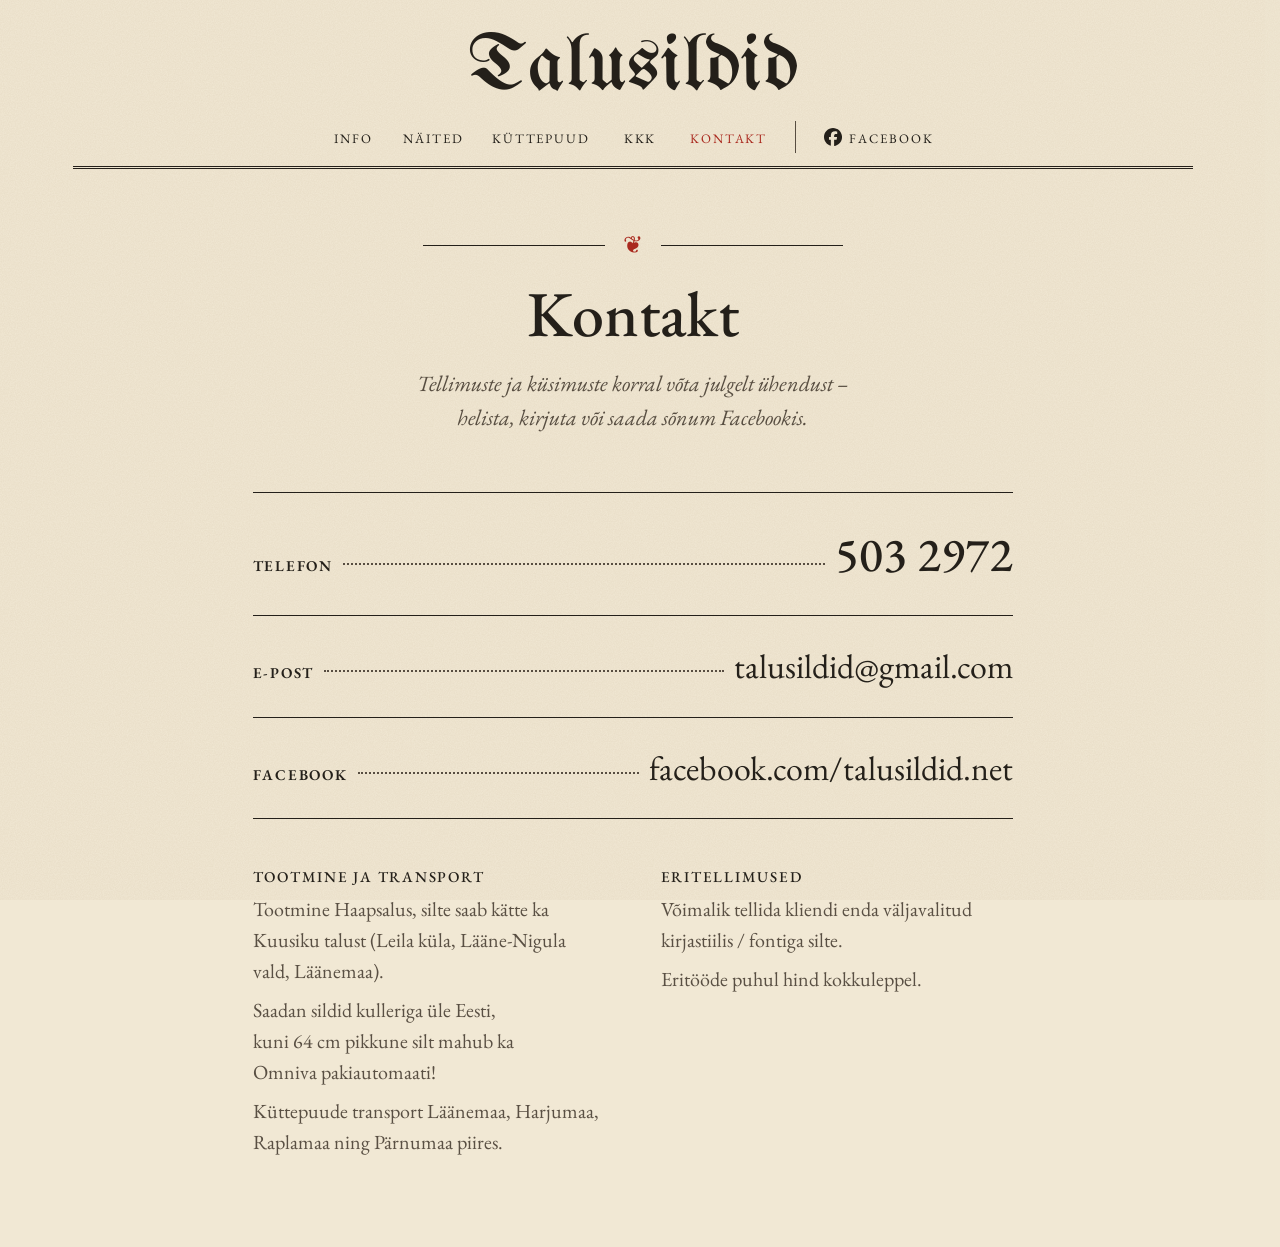
<file: kontakt.html>
<!DOCTYPE html>
<html lang="et">
	<head>
		<meta charset="UTF-8">
		<title>Kontakt: telefon 503 2972 | Talusildid</title>
		<meta name="description" content="Talusildid: telefon 503 2972, e-post talusildid@gmail.com. Puidust talusildid, viidad ja küttepuud. Tootmine Haapsalus, transport üle Eesti.">
		<link rel="canonical" href="https://talusildid.net/kontakt.html">
		<meta property="og:type" content="website">
		<meta property="og:site_name" content="Talusildid">
		<meta property="og:locale" content="et_EE">
		<meta property="og:title" content="Kontakt: telefon 503 2972 | Talusildid">
		<meta property="og:description" content="Talusildid: telefon 503 2972, e-post talusildid@gmail.com. Puidust talusildid, viidad ja küttepuud. Tootmine Haapsalus, transport üle Eesti.">
		<meta property="og:url" content="https://talusildid.net/kontakt.html">
		<meta property="og:image" content="https://talusildid.net/images/og-talusildid.jpg">
		<meta property="og:image:width" content="1200">
		<meta property="og:image:height" content="630">
		<meta property="og:image:alt" content="Servamata laudast talusilt Niine, gooti kirjas freesitud tähtedega">
		<meta name="twitter:card" content="summary_large_image">
		<meta name="keywords" content="puit,talusildid,viidad,puutöö,fassaadisildid,seinasildid,juhtmärgid,tänavasildid,hotellisildid,puhkemajasildid,talu,talud,saun,saunasildid,puu,lakitud,peitsitud,freesitud,värvitud,puustuudio,tehas,puutehas,käsitöö,hoonesildid,freesimine,peits,värv,õli,tõrvaõli,mänd,männilaud,suvekodu,talu,talud,küttepuud,logod">
		<meta name="viewport" content="width=device-width, initial-scale=1">
		<meta name="theme-color" content="#f1e8d4">
		<link rel="icon" href="favicon.ico" sizes="32x32">
		<link rel="icon" href="favicon.svg" type="image/svg+xml">
		<link rel="apple-touch-icon" href="apple-touch-icon.png">
		<link rel="preload" href="fonts/unifrakturmaguntia-latin.woff2" as="font" type="font/woff2" crossorigin>
		<link rel="preload" href="fonts/eb-garamond-latin.woff2" as="font" type="font/woff2" crossorigin>
		<link rel="preload" href="fonts/eb-garamond-italic-latin.woff2" as="font" type="font/woff2" crossorigin>
		<link rel="stylesheet" href="css/site.css?v=2026-11-12">
	</head>
	<body>
		<a class="skip" href="#sisu">Liigu sisu juurde</a>

		<header class="masthead">
			<div class="wrap">
				<a class="wordmark" href="index.html" aria-label="Talusildid - avaleht">Talusildid</a>
				<nav class="nav" aria-label="Peamenüü">
					<ul>
						<li><a href="index.html">Info</a></li>
						<li><a href="naited.html">Näited</a></li>
						<li><a href="kuttepuud.html">Küttepuud</a></li>
						<li><a href="kkk.html">KKK</a></li>
						<li><a href="kontakt.html" aria-current="page">Kontakt</a></li>
						<li class="nav-aside"><a class="nav-fb" href="https://www.facebook.com/talusildid.net/"><svg viewBox="0 0 24 24" aria-hidden="true"><path fill="currentColor" d="M9.101 23.691v-7.98H6.627v-3.667h2.474v-1.58c0-4.085 1.848-5.978 5.858-5.978.401 0 .955.042 1.468.103a8.68 8.68 0 0 1 1.141.195v3.325a8.623 8.623 0 0 0-.653-.036 26.805 26.805 0 0 0-.733-.009c-.707 0-1.259.096-1.675.309a1.686 1.686 0 0 0-.679.622c-.258.42-.374.995-.374 1.752v1.297h3.919l-.386 2.103-.287 1.564h-3.246v8.245C19.396 23.238 24 18.179 24 12.044c0-6.627-5.373-12-12-12s-12 5.373-12 12c0 5.628 3.874 10.35 9.101 11.647Z"/></svg><span class="nav-fb-label">Facebook</span></a></li>
					</ul>
				</nav>
				<script>
				// Mark the Facebook item when it wraps onto a row of its own (see .nav-aside.is-alone in site.css).
				// Runs here, before the page paints; checks again whenever the menu changes size.
				(function () {
					var aside = document.querySelector('.nav-aside');
					if (!aside || !window.ResizeObserver) return;
					var prev = aside.previousElementSibling;
					function check() {
						aside.classList.remove('is-alone');
						if (aside.offsetTop > prev.offsetTop + 1) aside.classList.add('is-alone');
					}
					check();
					new ResizeObserver(check).observe(aside.parentNode);
					if (document.fonts) document.fonts.ready.then(check);
				})();
				</script>
			</div>
		</header>

		<main id="sisu">
			<header class="page-head wrap">
				<div class="orn" aria-hidden="true">❦</div>
				<h1>Kontakt</h1>
				<p>Tellimuste ja küsimuste korral võta julgelt ühendust – helista, kirjuta või saada sõnum Facebookis.</p>
			</header>

			<section class="section wrap flush-top" aria-label="Kontaktandmed">
				<dl class="ledger">
					<div><dt>Telefon</dt><dd><a class="ledger-big" href="tel:+3725032972">503 2972</a></dd></div>
					<div><dt>E-post</dt><dd><a href="mailto:talusildid@gmail.com">talusildid@gmail.com</a></dd></div>
					<div><dt>Facebook</dt><dd><a href="https://www.facebook.com/talusildid.net/">facebook.com/talusildid.net</a></dd></div>
				</dl>
				<div class="notes">
					<div>
						<h2>Tootmine ja transport</h2>
						<p>Tootmine Haapsalus, silte saab kätte ka Kuusiku talust (Leila küla, Lääne-Nigula vald, Läänemaa).</p>
						<p>Saadan sildid kulleriga üle Eesti, kuni 64 cm pikkune silt mahub ka Omniva pakiautomaati!</p>
						<p>Küttepuude transport Läänemaa, Harjumaa, Raplamaa ning Pärnumaa piires.</p>
					</div>
					<div>
						<h2>Eritellimused</h2>
						<p>Võimalik tellida kliendi enda väljavalitud kirjastiilis / fontiga silte.</p>
						<p>Eritööde puhul hind kokkuleppel.</p>
					</div>
				</div>
			</section>
		</main>
	</body>
</html>
</file>
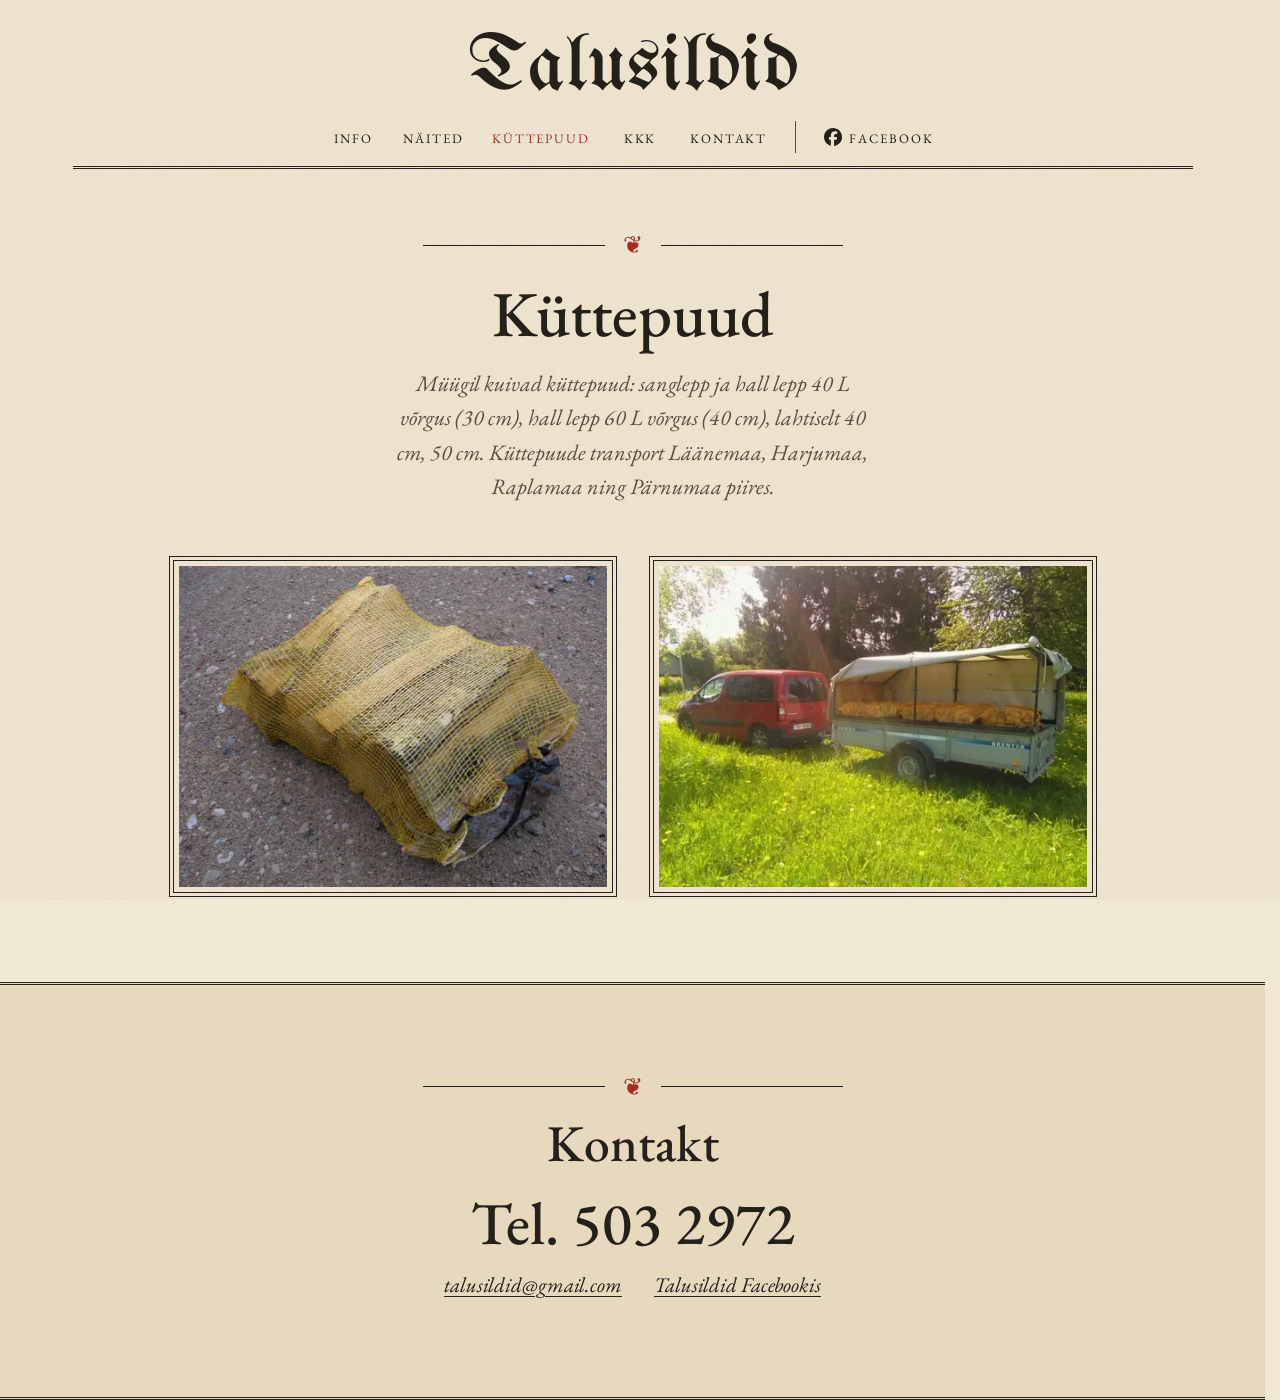
<file: kuttepuud.html>
<!DOCTYPE html>
<html lang="et">
	<head>
		<meta charset="UTF-8">
		<title>Kuivad küttepuud: sanglepp ja hall lepp | Talusildid</title>
		<meta name="description" content="Müügil kuivad küttepuud: sanglepp ja hall lepp 40 L võrgus (30 cm), hall lepp 60 L võrgus (40 cm), lahtiselt 40 ja 50 cm. Transport Läänemaa, Harjumaa, Raplamaa ja Pärnumaa piires.">
		<link rel="canonical" href="https://talusildid.net/kuttepuud.html">
		<meta property="og:type" content="website">
		<meta property="og:site_name" content="Talusildid">
		<meta property="og:locale" content="et_EE">
		<meta property="og:title" content="Kuivad küttepuud: sanglepp ja hall lepp | Talusildid">
		<meta property="og:description" content="Müügil kuivad küttepuud: sanglepp ja hall lepp 40 L võrgus (30 cm), hall lepp 60 L võrgus (40 cm), lahtiselt 40 ja 50 cm. Transport Läänemaa, Harjumaa, Raplamaa ja Pärnumaa piires.">
		<meta property="og:url" content="https://talusildid.net/kuttepuud.html">
		<meta property="og:image" content="https://talusildid.net/images/og-kuttepuud.jpg">
		<meta property="og:image:width" content="1200">
		<meta property="og:image:height" content="630">
		<meta property="og:image:alt" content="Kuivad küttepuud kollases võrgus">
		<meta name="twitter:card" content="summary_large_image">
		<meta name="keywords" content="puit,talusildid,viidad,puutöö,fassaadisildid,seinasildid,juhtmärgid,tänavasildid,hotellisildid,puhkemajasildid,talu,talud,saun,saunasildid,puu,lakitud,peitsitud,freesitud,värvitud,puustuudio,tehas,puutehas,käsitöö,hoonesildid,freesimine,peits,värv,õli,tõrvaõli,mänd,männilaud,suvekodu,talu,talud,küttepuud,logod">
		<meta name="viewport" content="width=device-width, initial-scale=1">
		<meta name="theme-color" content="#f1e8d4">
		<link rel="icon" href="favicon.ico" sizes="32x32">
		<link rel="icon" href="favicon.svg" type="image/svg+xml">
		<link rel="apple-touch-icon" href="apple-touch-icon.png">
		<link rel="preload" href="fonts/unifrakturmaguntia-latin.woff2" as="font" type="font/woff2" crossorigin>
		<link rel="preload" href="fonts/eb-garamond-latin.woff2" as="font" type="font/woff2" crossorigin>
		<link rel="preload" href="fonts/eb-garamond-italic-latin.woff2" as="font" type="font/woff2" crossorigin>
		<link rel="stylesheet" href="css/site.css?v=2026-11-12">
	</head>
	<body>
		<a class="skip" href="#sisu">Liigu sisu juurde</a>

		<header class="masthead">
			<div class="wrap">
				<a class="wordmark" href="index.html" aria-label="Talusildid - avaleht">Talusildid</a>
				<nav class="nav" aria-label="Peamenüü">
					<ul>
						<li><a href="index.html">Info</a></li>
						<li><a href="naited.html">Näited</a></li>
						<li><a href="kuttepuud.html" aria-current="page">Küttepuud</a></li>
						<li><a href="kkk.html">KKK</a></li>
						<li><a href="kontakt.html">Kontakt</a></li>
						<li class="nav-aside"><a class="nav-fb" href="https://www.facebook.com/talusildid.net/"><svg viewBox="0 0 24 24" aria-hidden="true"><path fill="currentColor" d="M9.101 23.691v-7.98H6.627v-3.667h2.474v-1.58c0-4.085 1.848-5.978 5.858-5.978.401 0 .955.042 1.468.103a8.68 8.68 0 0 1 1.141.195v3.325a8.623 8.623 0 0 0-.653-.036 26.805 26.805 0 0 0-.733-.009c-.707 0-1.259.096-1.675.309a1.686 1.686 0 0 0-.679.622c-.258.42-.374.995-.374 1.752v1.297h3.919l-.386 2.103-.287 1.564h-3.246v8.245C19.396 23.238 24 18.179 24 12.044c0-6.627-5.373-12-12-12s-12 5.373-12 12c0 5.628 3.874 10.35 9.101 11.647Z"/></svg><span class="nav-fb-label">Facebook</span></a></li>
					</ul>
				</nav>
				<script>
				// Mark the Facebook item when it wraps onto a row of its own (see .nav-aside.is-alone in site.css).
				// Runs here, before the page paints; checks again whenever the menu changes size.
				(function () {
					var aside = document.querySelector('.nav-aside');
					if (!aside || !window.ResizeObserver) return;
					var prev = aside.previousElementSibling;
					function check() {
						aside.classList.remove('is-alone');
						if (aside.offsetTop > prev.offsetTop + 1) aside.classList.add('is-alone');
					}
					check();
					new ResizeObserver(check).observe(aside.parentNode);
					if (document.fonts) document.fonts.ready.then(check);
				})();
				</script>
			</div>
		</header>

		<main id="sisu">
			<header class="page-head wrap">
				<div class="orn" aria-hidden="true">❦</div>
				<h1>Küttepuud</h1>
				<p>Müügil kuivad küttepuud: sanglepp ja hall lepp 40 L võrgus (30 cm), hall lepp 60 L võrgus (40 cm), lahtiselt 40 cm, 50 cm. Küttepuude transport Läänemaa, Harjumaa, Raplamaa ning Pärnumaa piires.</p>
			</header>

			<section class="section wrap wrap-narrow flush-top" aria-label="Küttepuud">
				<div class="gallery gallery-photos">
					<figure class="plate"><div class="frame"><img src="images/naited/kuttepuud2.webp" width="1014" height="760" srcset="images/naited/t/kuttepuud2-480.webp 480w, images/naited/kuttepuud2.webp 1014w" sizes="(min-width: 1000px) 428px, (min-width: 761px) calc(50vw - 44px), calc(100vw - 44px)" decoding="async" alt="Kuivad küttepuud kollases võrgus"></div></figure>
					<figure class="plate"><div class="frame"><img src="images/naited/kuttepuud1.webp" width="590" height="443" srcset="images/naited/t/kuttepuud1-480.webp 480w, images/naited/kuttepuud1.webp 590w" sizes="(min-width: 1000px) 428px, (min-width: 761px) calc(50vw - 44px), calc(100vw - 44px)" decoding="async" alt="Haagisetäis küttepuid kollastes võrkudes punase auto järel"></div></figure>
				</div>
			</section>

			<section class="section band contact" id="kontakt" aria-labelledby="kontakt-pealkiri">
				<div class="wrap">
					<div class="orn" aria-hidden="true">❦</div>
					<h2 class="section-title" id="kontakt-pealkiri">Kontakt</h2>
					<a class="contact-phone" href="tel:+3725032972">Tel. 503 2972</a>
					<ul class="contact-list">
						<li><a href="mailto:talusildid@gmail.com">talusildid@gmail.com</a></li>
						<li><a href="https://www.facebook.com/talusildid.net/">Talusildid Facebookis</a></li>
					</ul>
				</div>
			</section>
		</main>
	</body>
</html>
</file>
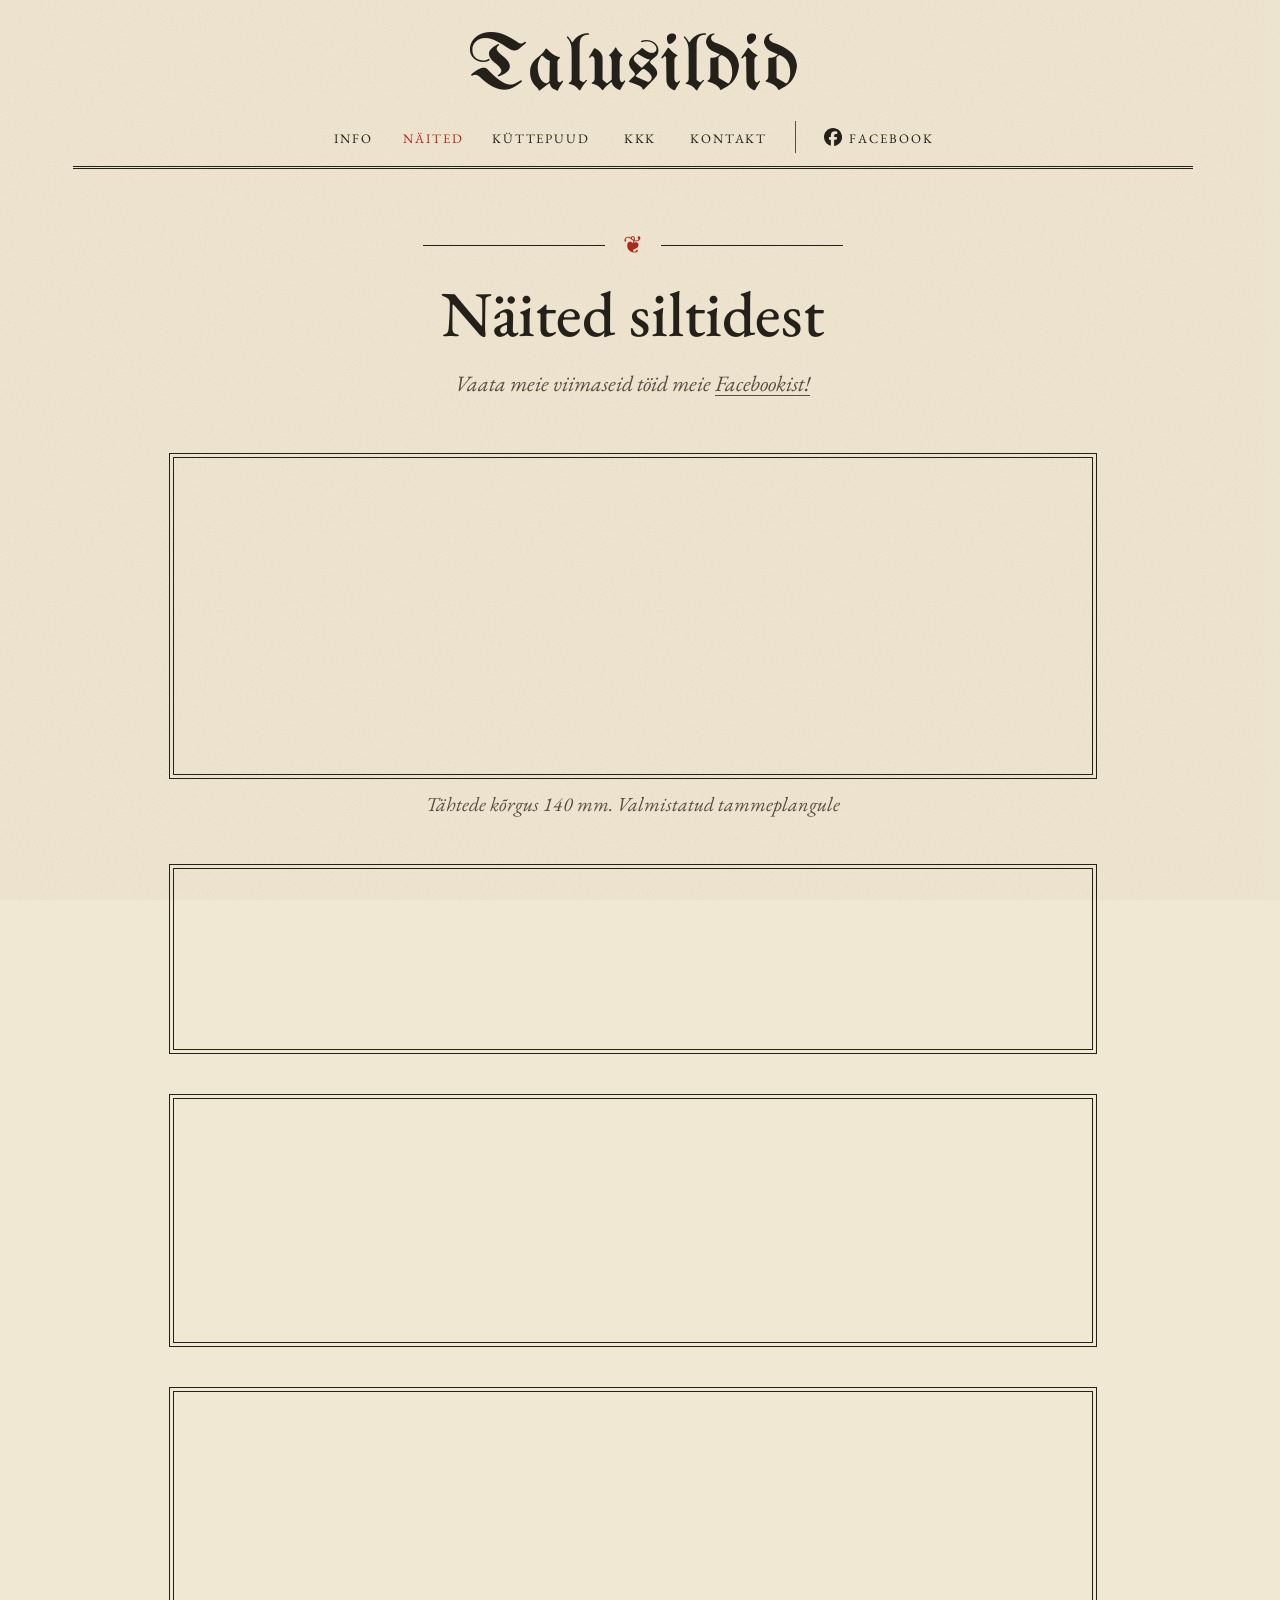
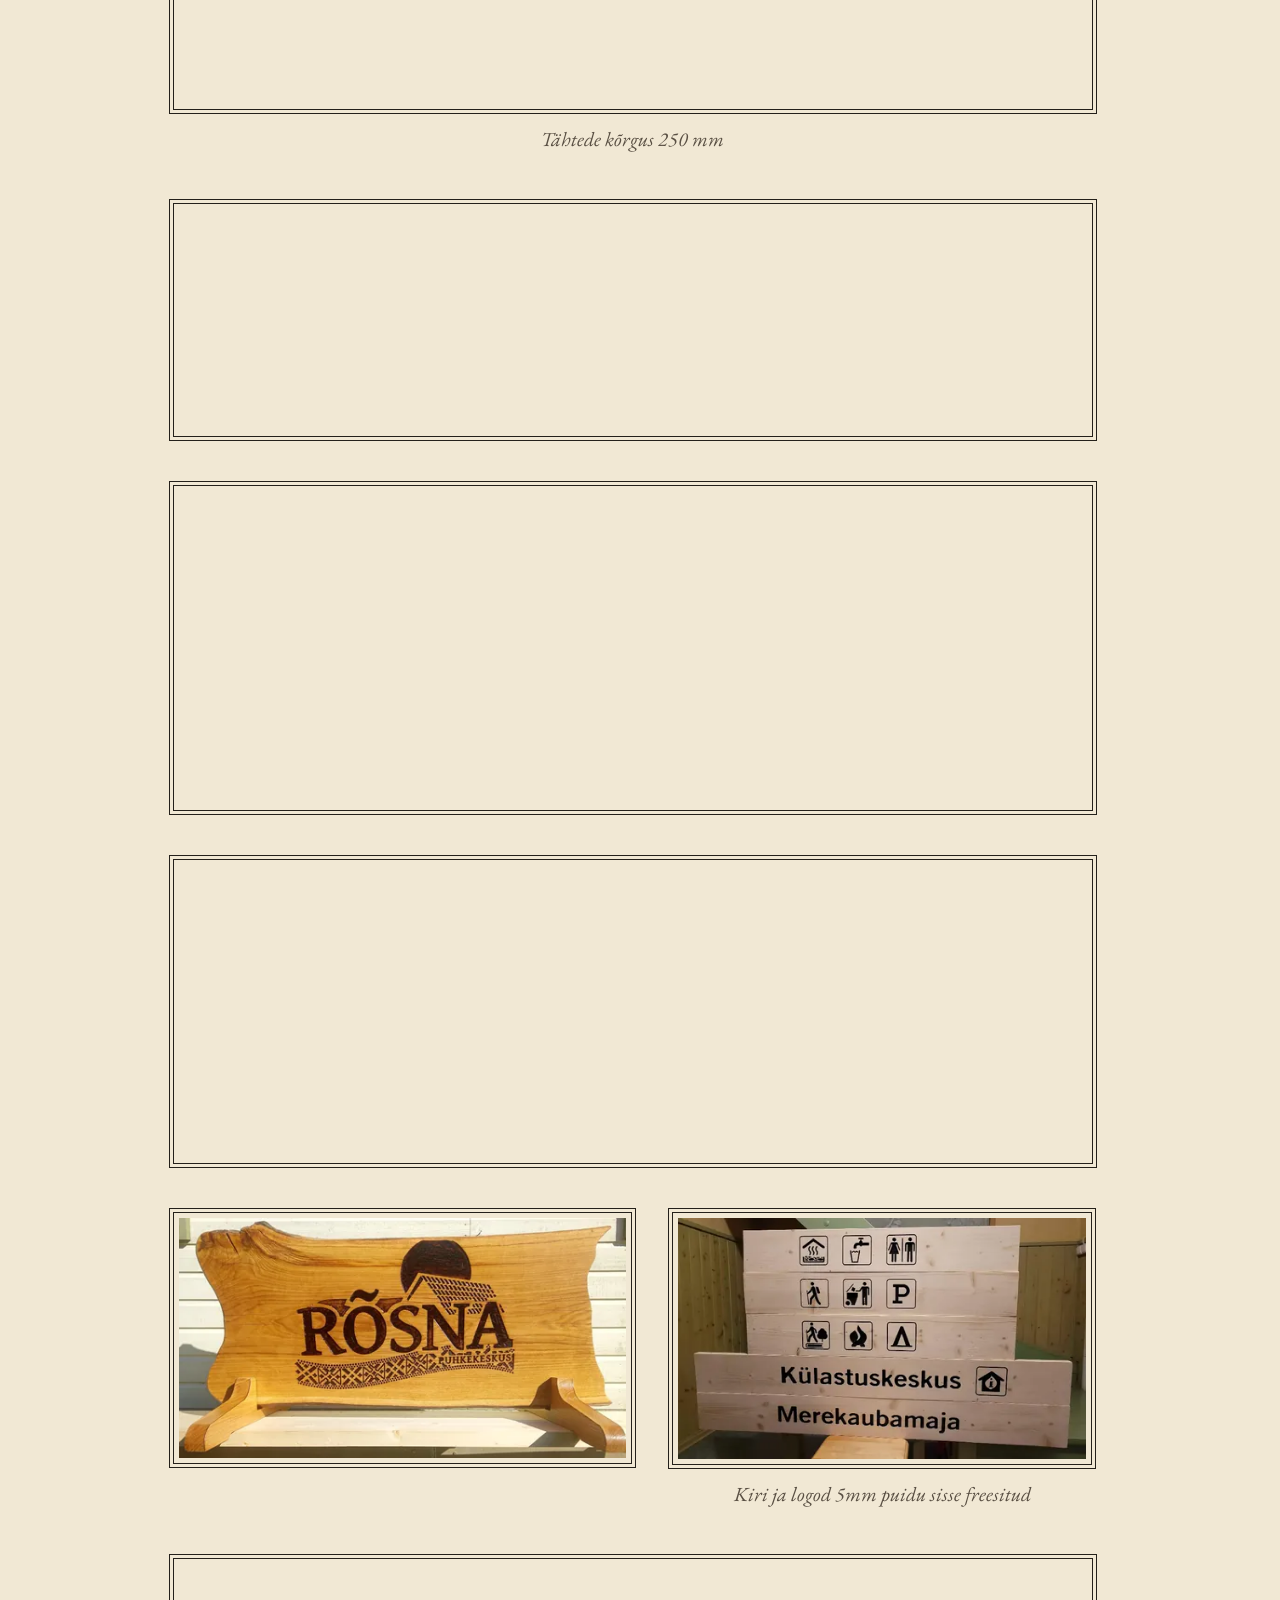
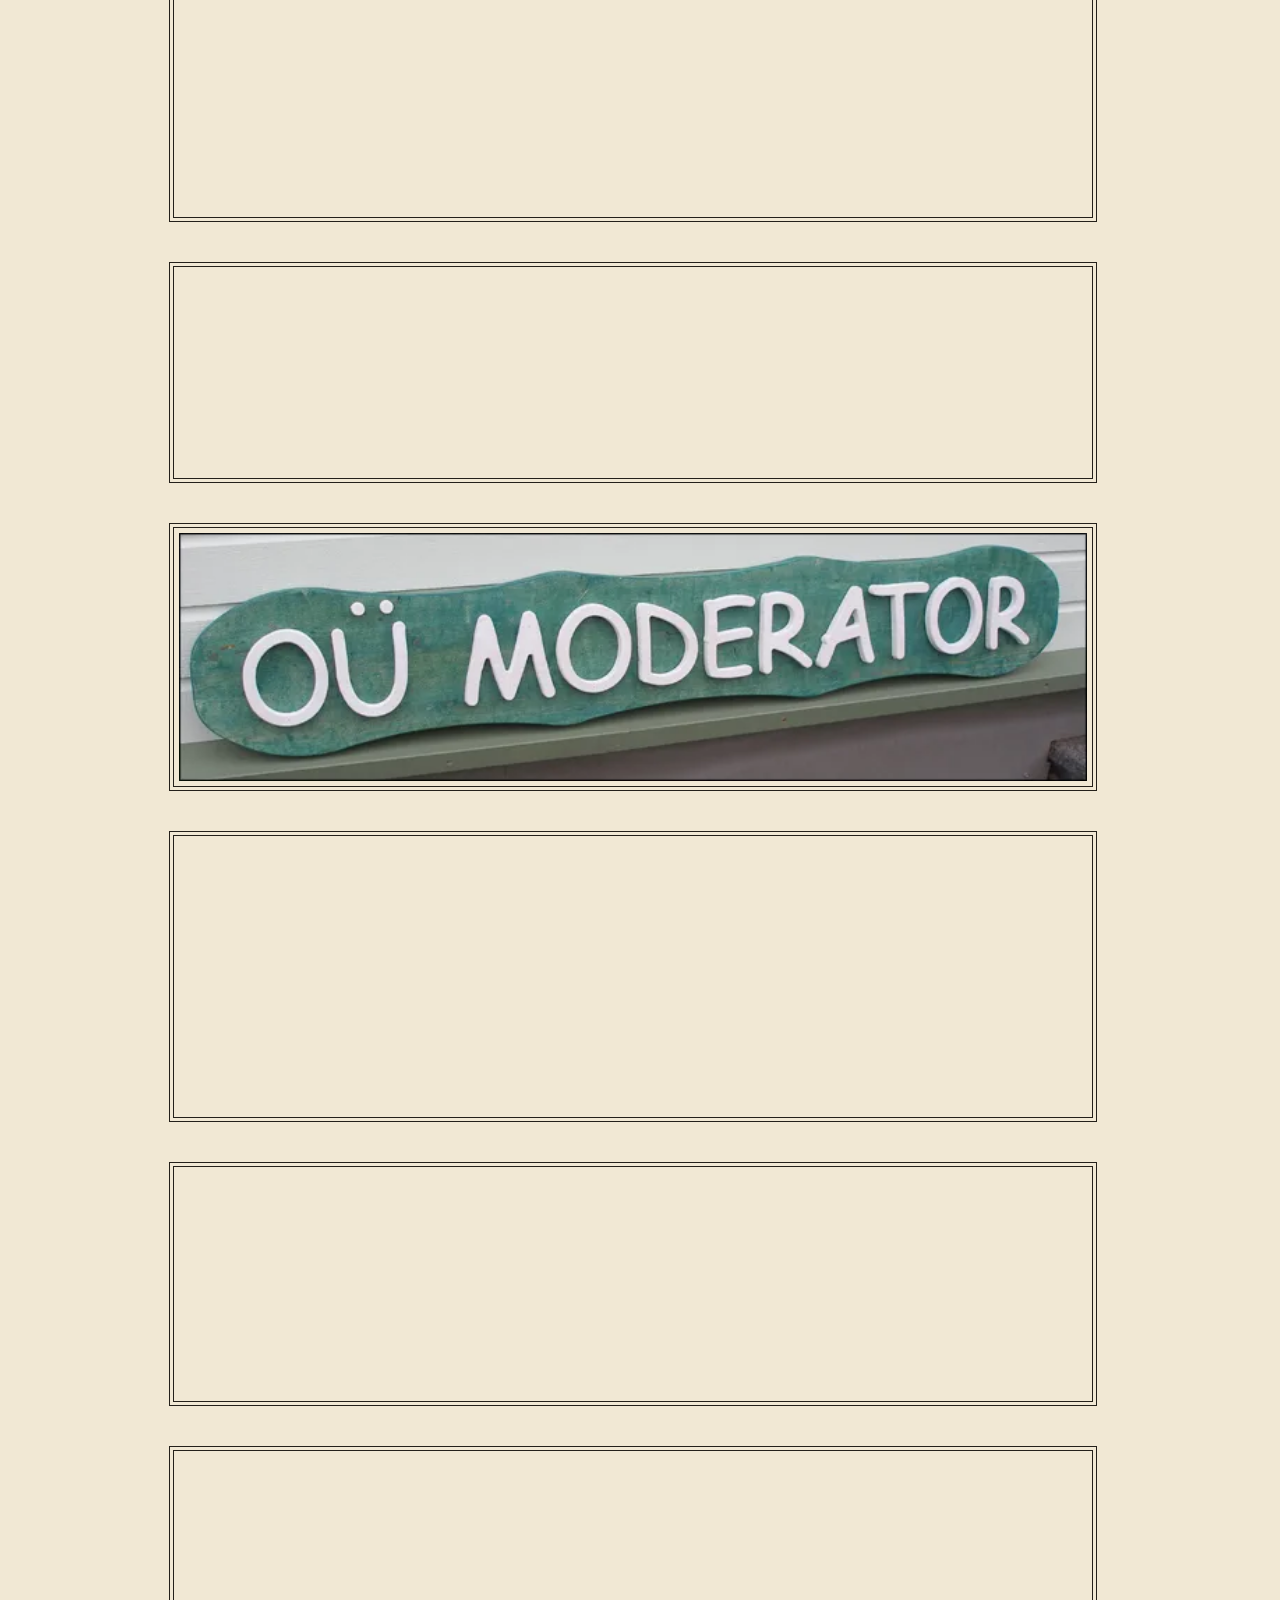
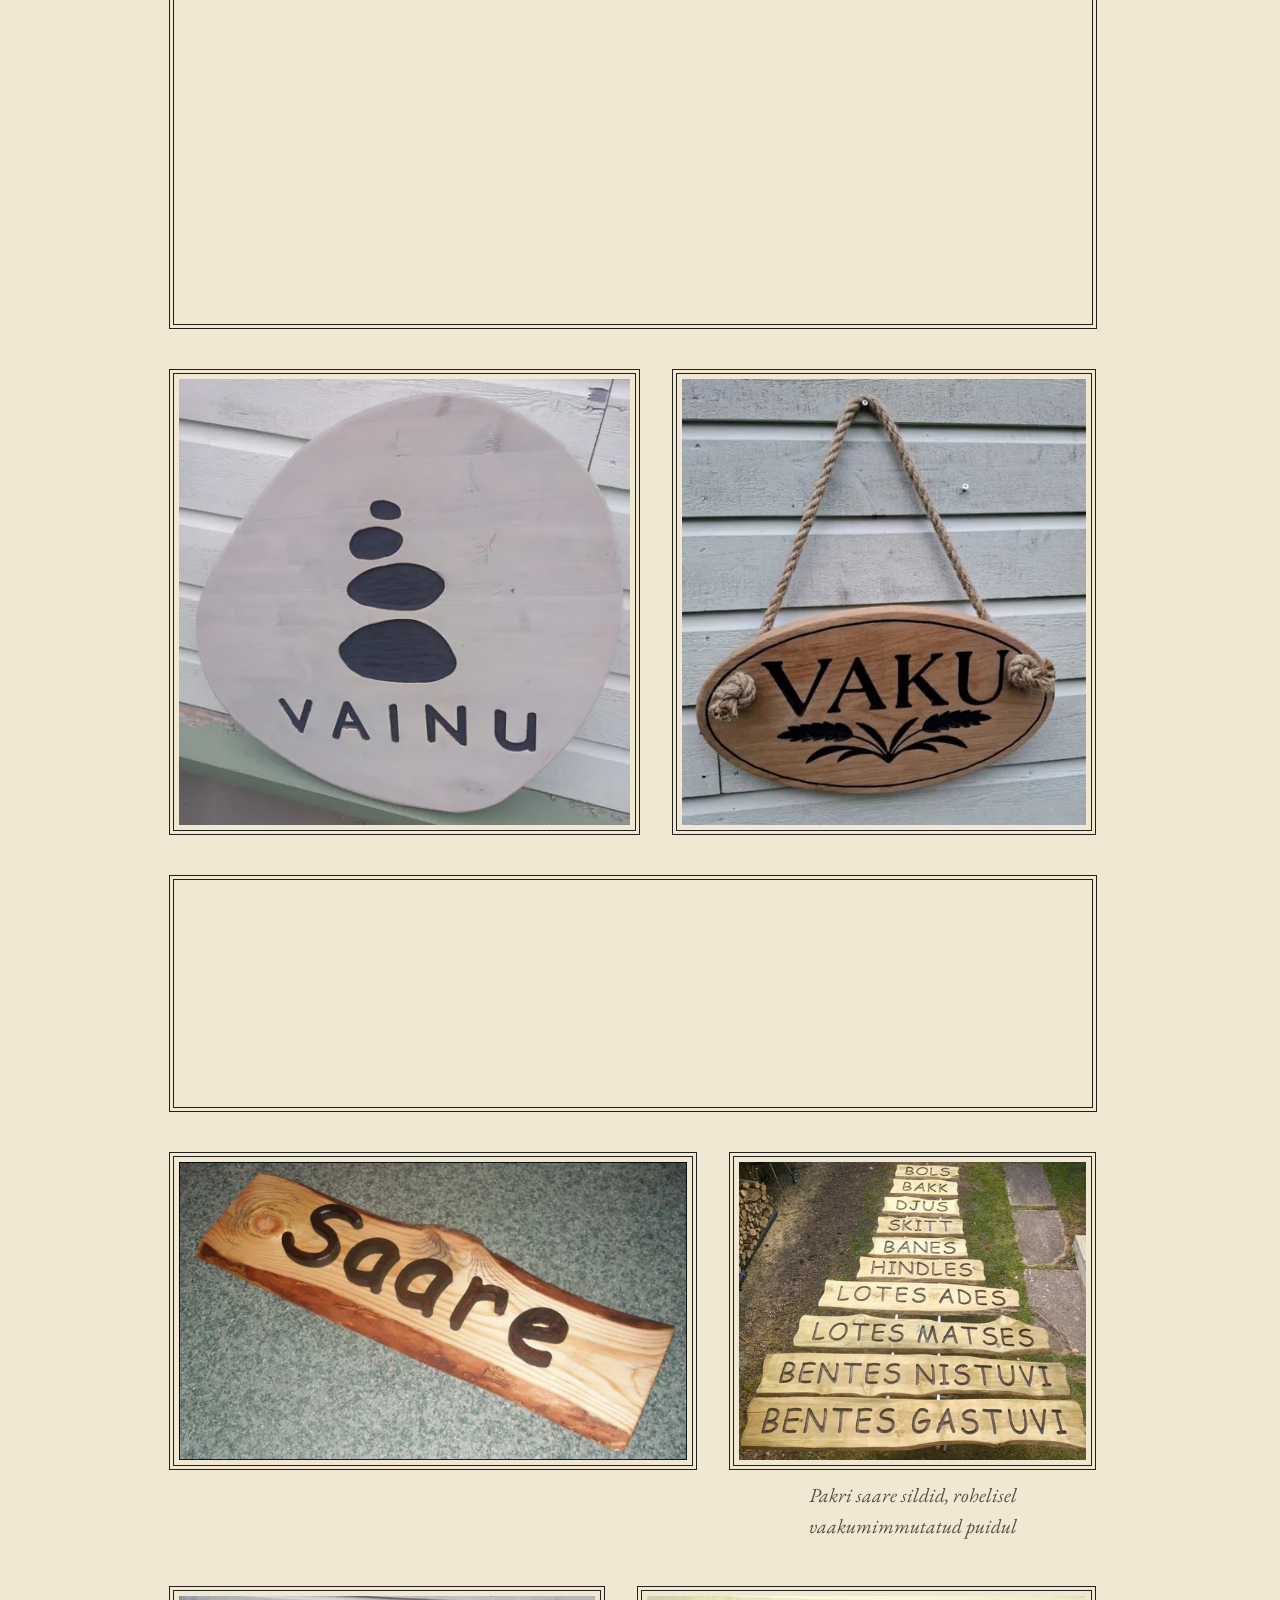
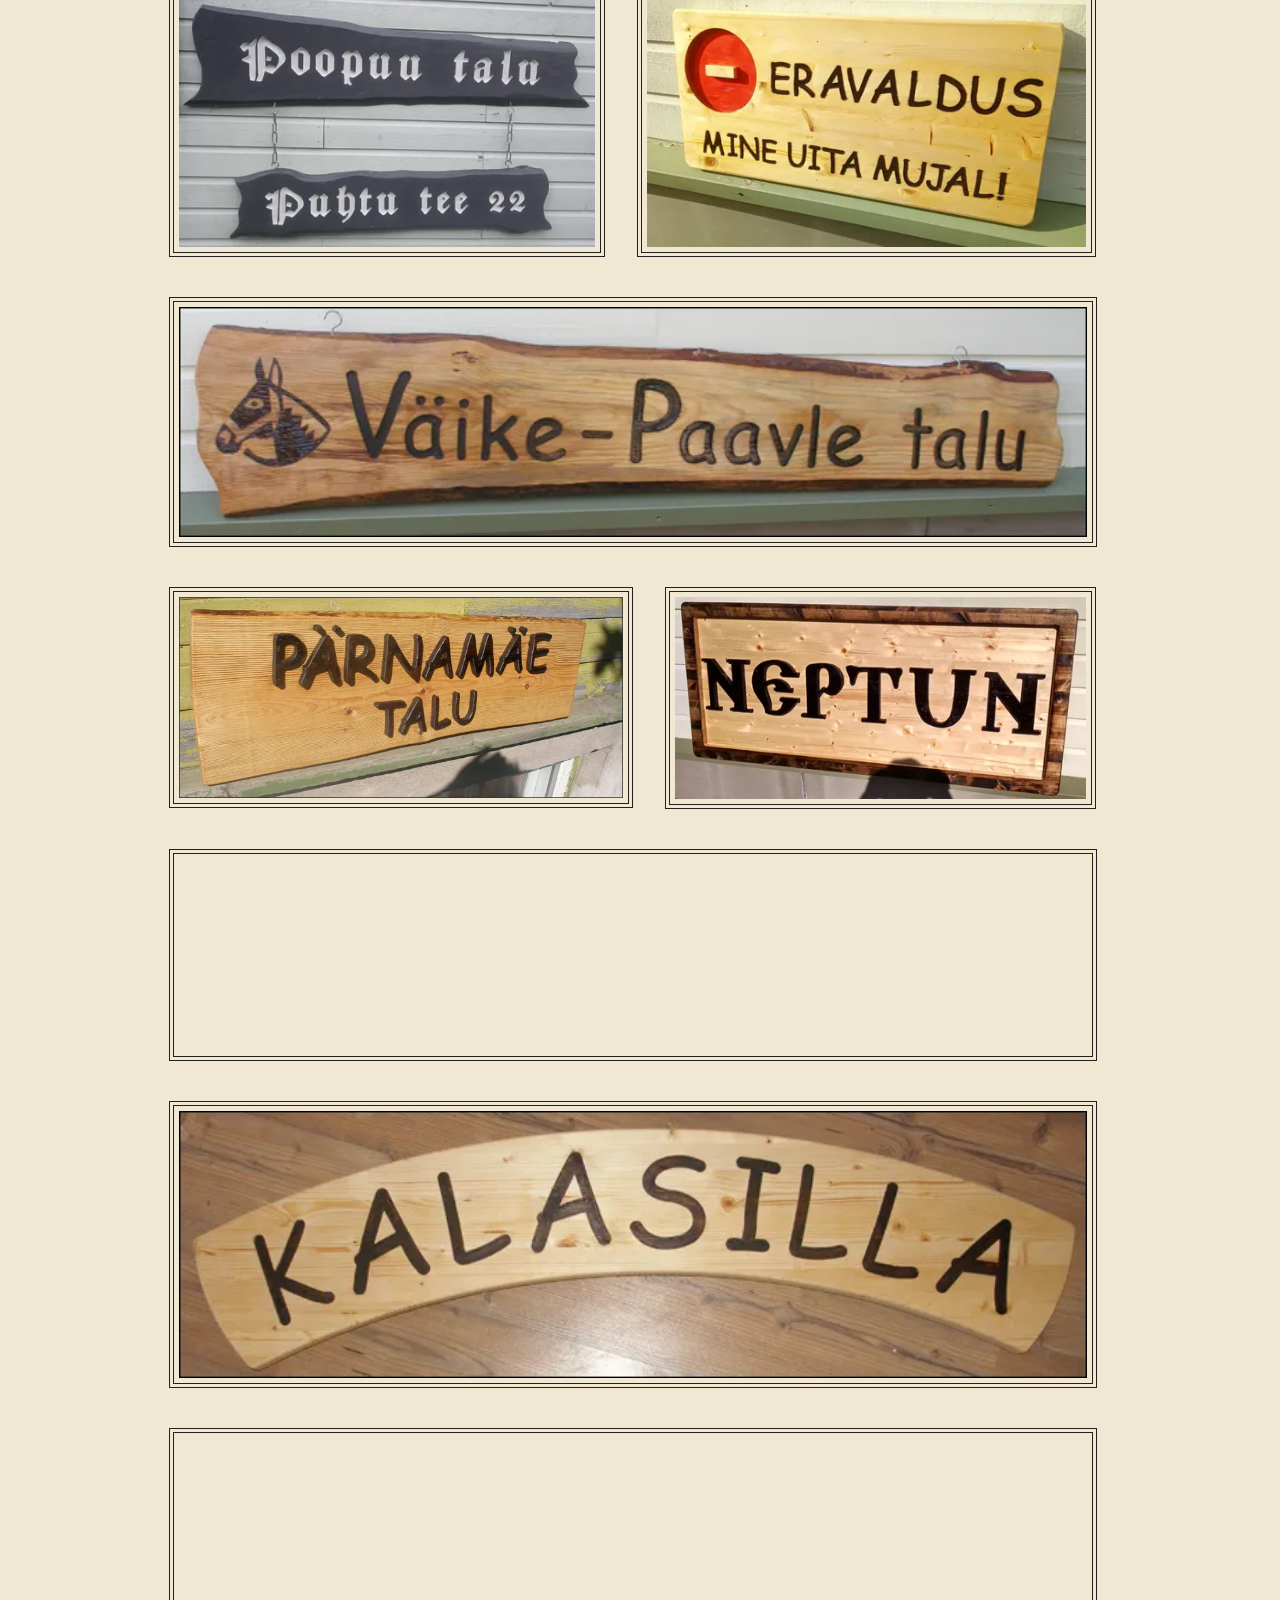
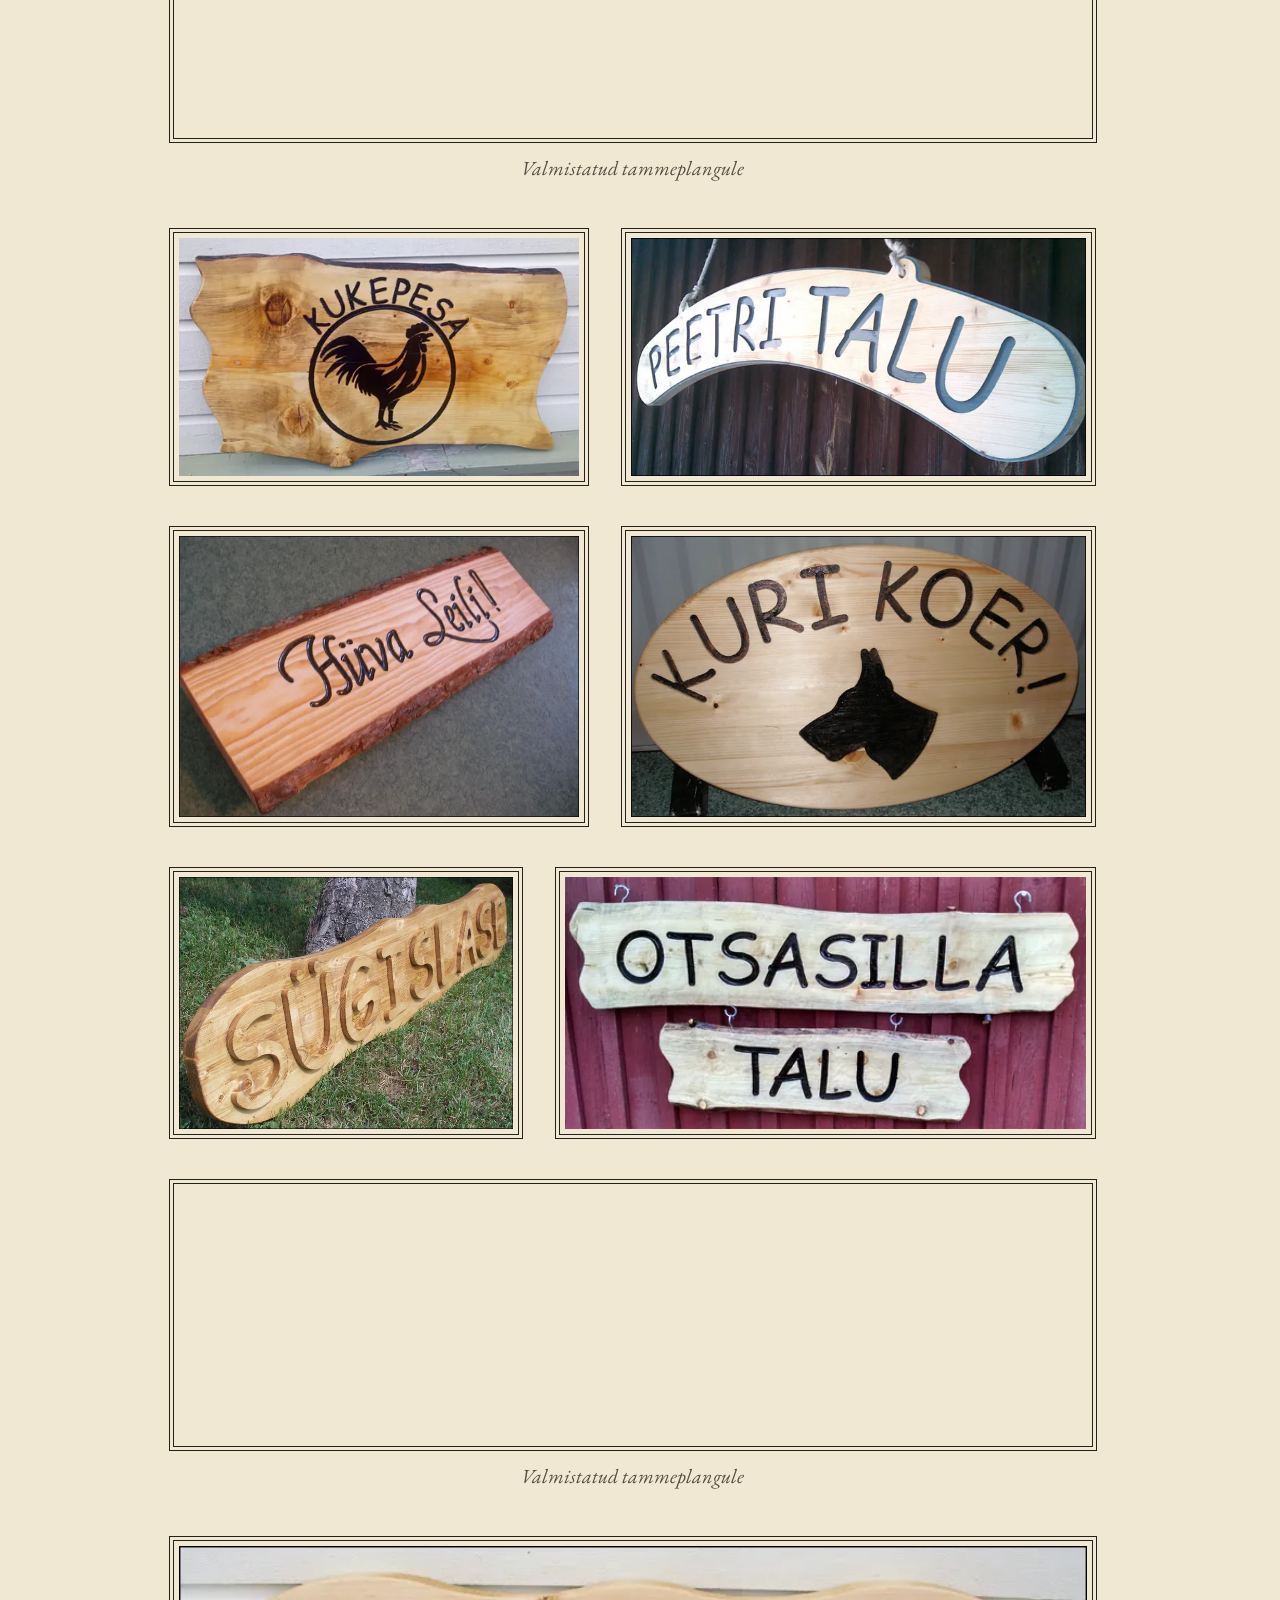
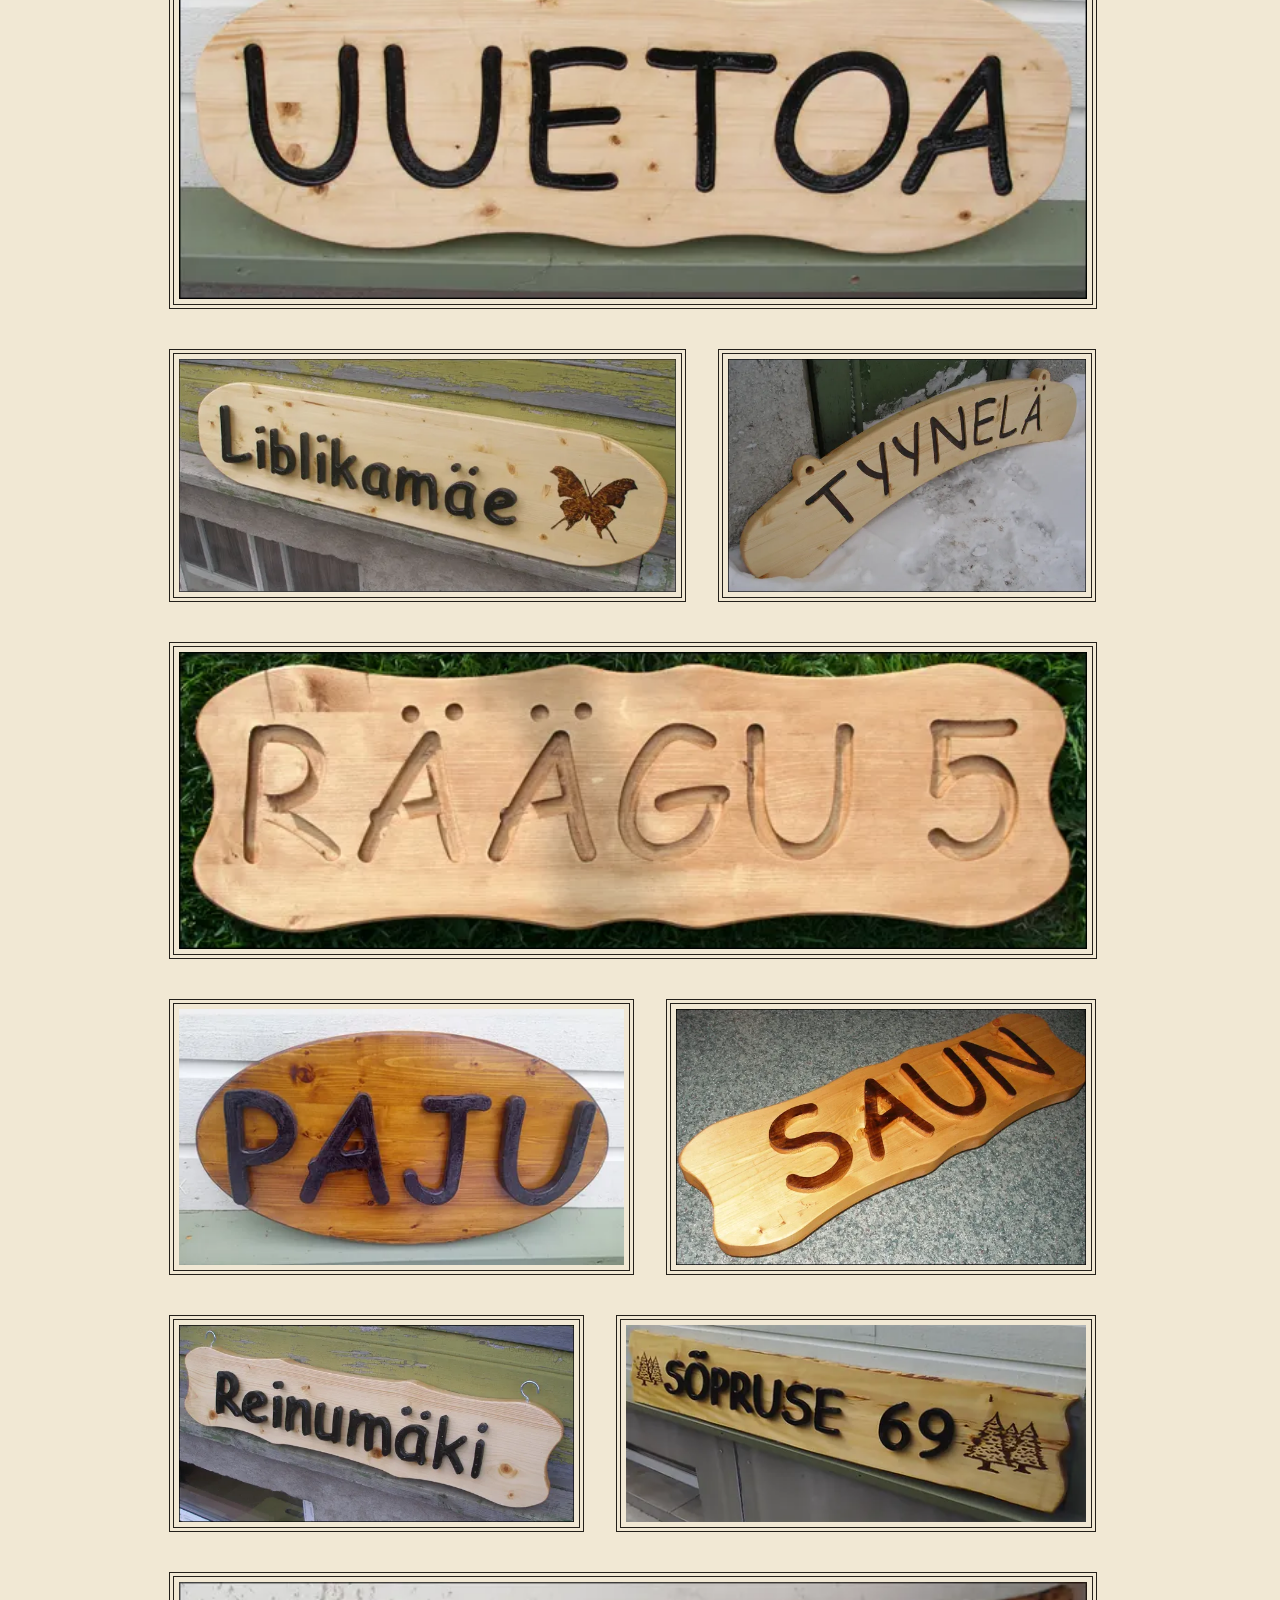
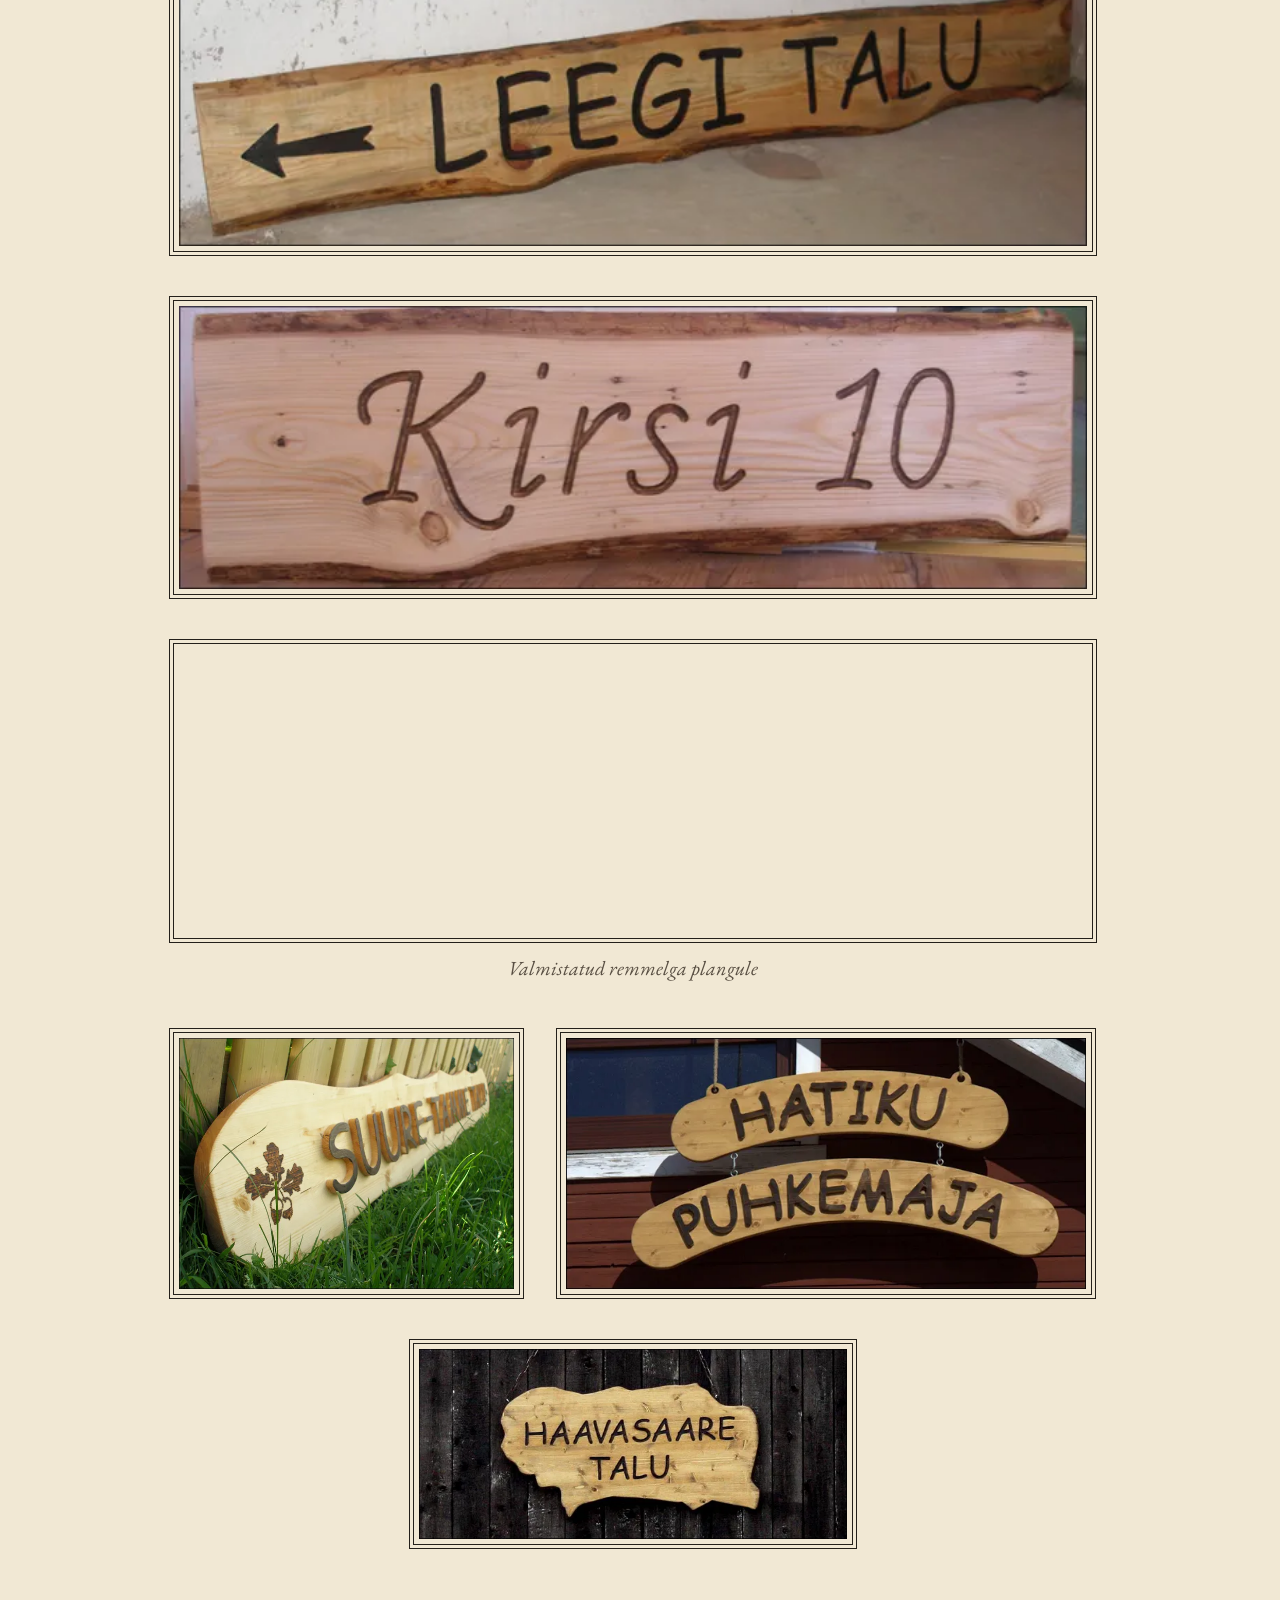
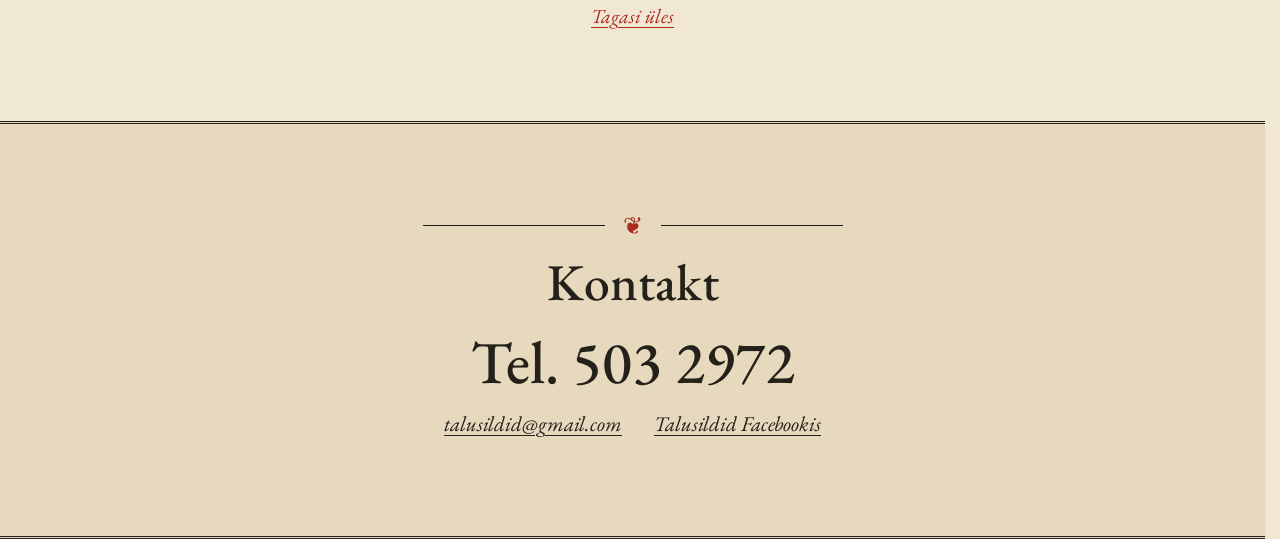
<file: naited.html>
<!DOCTYPE html>
<html lang="et">
	<head>
		<meta charset="UTF-8">
		<title>Näited: talusildid, viidad ja saunasildid | Talusildid</title>
		<meta name="description" content="Näited valmis talusiltidest: talu- ja kohanimed, majanumbrid, viidad, saunasildid ja logodega sildid servamata plankudel. Vaata pilte ja telli oma silt.">
		<link rel="canonical" href="https://talusildid.net/naited.html">
		<meta property="og:type" content="website">
		<meta property="og:site_name" content="Talusildid">
		<meta property="og:locale" content="et_EE">
		<meta property="og:title" content="Näited: talusildid, viidad ja saunasildid | Talusildid">
		<meta property="og:description" content="Näited valmis talusiltidest: talu- ja kohanimed, majanumbrid, viidad, saunasildid ja logodega sildid servamata plankudel. Vaata pilte ja telli oma silt.">
		<meta property="og:url" content="https://talusildid.net/naited.html">
		<meta property="og:image" content="https://talusildid.net/images/og-talusildid.jpg">
		<meta property="og:image:width" content="1200">
		<meta property="og:image:height" content="630">
		<meta property="og:image:alt" content="Servamata laudast talusilt Niine, gooti kirjas freesitud tähtedega">
		<meta name="twitter:card" content="summary_large_image">
		<meta name="keywords" content="puit,talusildid,viidad,puutöö,fassaadisildid,seinasildid,juhtmärgid,tänavasildid,hotellisildid,puhkemajasildid,talu,talud,saun,saunasildid,puu,lakitud,peitsitud,freesitud,värvitud,puustuudio,tehas,puutehas,käsitöö,hoonesildid,freesimine,peits,värv,õli,tõrvaõli,mänd,männilaud,suvekodu,talu,talud,küttepuud,logod">
		<meta name="viewport" content="width=device-width, initial-scale=1">
		<meta name="theme-color" content="#f1e8d4">
		<link rel="icon" href="favicon.ico" sizes="32x32">
		<link rel="icon" href="favicon.svg" type="image/svg+xml">
		<link rel="apple-touch-icon" href="apple-touch-icon.png">
		<link rel="preload" href="fonts/unifrakturmaguntia-latin.woff2" as="font" type="font/woff2" crossorigin>
		<link rel="preload" href="fonts/eb-garamond-latin.woff2" as="font" type="font/woff2" crossorigin>
		<link rel="preload" href="fonts/eb-garamond-italic-latin.woff2" as="font" type="font/woff2" crossorigin>
		<link rel="stylesheet" href="css/site.css?v=2026-11-12">
	</head>
	<body>
		<a class="skip" href="#sisu">Liigu sisu juurde</a>

		<header class="masthead">
			<div class="wrap">
				<a class="wordmark" href="index.html" aria-label="Talusildid - avaleht">Talusildid</a>
				<nav class="nav" aria-label="Peamenüü">
					<ul>
						<li><a href="index.html">Info</a></li>
						<li><a href="naited.html" aria-current="page">Näited</a></li>
						<li><a href="kuttepuud.html">Küttepuud</a></li>
						<li><a href="kkk.html">KKK</a></li>
						<li><a href="kontakt.html">Kontakt</a></li>
						<li class="nav-aside"><a class="nav-fb" href="https://www.facebook.com/talusildid.net/"><svg viewBox="0 0 24 24" aria-hidden="true"><path fill="currentColor" d="M9.101 23.691v-7.98H6.627v-3.667h2.474v-1.58c0-4.085 1.848-5.978 5.858-5.978.401 0 .955.042 1.468.103a8.68 8.68 0 0 1 1.141.195v3.325a8.623 8.623 0 0 0-.653-.036 26.805 26.805 0 0 0-.733-.009c-.707 0-1.259.096-1.675.309a1.686 1.686 0 0 0-.679.622c-.258.42-.374.995-.374 1.752v1.297h3.919l-.386 2.103-.287 1.564h-3.246v8.245C19.396 23.238 24 18.179 24 12.044c0-6.627-5.373-12-12-12s-12 5.373-12 12c0 5.628 3.874 10.35 9.101 11.647Z"/></svg><span class="nav-fb-label">Facebook</span></a></li>
					</ul>
				</nav>
				<script>
				// Mark the Facebook item when it wraps onto a row of its own (see .nav-aside.is-alone in site.css).
				// Runs here, before the page paints; checks again whenever the menu changes size.
				(function () {
					var aside = document.querySelector('.nav-aside');
					if (!aside || !window.ResizeObserver) return;
					var prev = aside.previousElementSibling;
					function check() {
						aside.classList.remove('is-alone');
						if (aside.offsetTop > prev.offsetTop + 1) aside.classList.add('is-alone');
					}
					check();
					new ResizeObserver(check).observe(aside.parentNode);
					if (document.fonts) document.fonts.ready.then(check);
				})();
				</script>
			</div>
		</header>

		<main id="sisu">
			<header class="page-head wrap">
				<div class="orn" aria-hidden="true">❦</div>
				<h1>Näited siltidest</h1>
				<p>Vaata meie viimaseid töid meie <a href="https://www.facebook.com/talusildid.net">Facebookist!</a></p>
			</header>

			<section class="section wrap wrap-narrow flush-top" aria-label="Näited">
				<!-- Signs wider than 700 px also get a 480 px copy in images/naited/t/ (wider than 1100 px also a 960 px one, wider than 1600 px a 1400 px one),
				     listed in srcset so phones and paired plates don't pull the full file; the link keeps the full file for the lightbox.
				     ffmpeg -i NAME.webp -vf "scale=480:-1:flags=lanczos" -map_metadata -1 -c:v libwebp -quality 80 -compression_level 6 t/NAME-480.webp
				     Plates without plate-wide pair up side by side, so add them two at a time between wide ones;
				     the page lays them out in this order, which keeps the Tab key in step with what the eye sees. -->
				<div class="gallery">
					<figure class="plate plate-wide"><div class="frame"><a class="zoom" href="images/naited/podrakunka.webp"><img src="images/naited/podrakunka.webp" width="1000" height="336" srcset="images/naited/t/podrakunka-480.webp 480w, images/naited/podrakunka.webp 1000w" sizes="(min-width: 1000px) 908px, calc(100vw - 44px)" decoding="async" fetchpriority="high" alt="„Põdrakünka“ servamata tammeplangul, mustad freesitud tähed"></a></div><figcaption>Tähtede kõrgus 140 mm. Valmistatud tammeplangule</figcaption></figure>
					<figure class="plate plate-wide"><div class="frame"><a class="zoom" href="images/naited/uuepere.webp"><img src="images/naited/uuepere.webp" width="1000" height="188" srcset="images/naited/t/uuepere-480.webp 480w, images/naited/uuepere.webp 1000w" sizes="(min-width: 1000px) 908px, calc(100vw - 44px)" decoding="async" alt="„Uuepere talu“, plangule kinnitatud mustad väljafreesitud tähed"></a></div></figure>
					<figure class="plate plate-wide"><div class="frame"><a class="zoom" href="images/naited/padussoo.webp"><img src="images/naited/padussoo.webp" width="2088" height="535" srcset="images/naited/t/padussoo-480.webp 480w, images/naited/t/padussoo-960.webp 960w, images/naited/t/padussoo-1400.webp 1400w, images/naited/padussoo.webp 2088w" sizes="(min-width: 1000px) 908px, calc(100vw - 44px)" loading="lazy" decoding="async" alt="„Padussoo talu“ tumedal ümarate otstega plangul, mustad väljafreesitud tähed"></a></div></figure>
					<figure class="plate plate-wide"><div class="frame"><a class="zoom" href="images/naited/lepparu.webp"><img src="images/naited/lepparu.webp" width="1000" height="338" srcset="images/naited/t/lepparu-480.webp 480w, images/naited/lepparu.webp 1000w" sizes="(min-width: 1000px) 908px, calc(100vw - 44px)" loading="lazy" decoding="async" alt="„Lepparu“ suurte mustade väljafreesitud tähtedega heledal plangul"></a></div><figcaption>Tähtede kõrgus 250 mm</figcaption></figure>
					<figure class="plate plate-wide"><div class="frame"><a class="zoom" href="images/naited/Liiduvere.webp"><img src="images/naited/Liiduvere.webp" width="2215" height="541" srcset="images/naited/t/Liiduvere-480.webp 480w, images/naited/t/Liiduvere-960.webp 960w, images/naited/t/Liiduvere-1400.webp 1400w, images/naited/Liiduvere.webp 2215w" sizes="(min-width: 1000px) 908px, calc(100vw - 44px)" loading="lazy" decoding="async" alt="„Liiduvere“ gaasilambiga põletatud mustrilisel servamata plangul"></a></div></figure>
					<figure class="plate plate-wide"><div class="frame"><a class="zoom" href="images/naited/Liivandi.webp"><img src="images/naited/Liivandi.webp" width="900" height="312" srcset="images/naited/t/Liivandi-480.webp 480w, images/naited/Liivandi.webp 900w" sizes="(min-width: 1000px) 908px, calc(100vw - 44px)" loading="lazy" decoding="async" alt="„Liivandi“ kaldkirjas peitsitud laual"></a></div></figure>
					<figure class="plate plate-wide"><div class="frame"><a class="zoom" href="images/naited/Piirissaare.webp"><img src="images/naited/Piirissaare.webp" width="900" height="290" srcset="images/naited/t/Piirissaare-480.webp 480w, images/naited/Piirissaare.webp 900w" sizes="(min-width: 1000px) 908px, calc(100vw - 44px)" loading="lazy" decoding="async" alt="„Piirissaare“ heledal servamata plangul, tumedad seriifkirjas tähed"></a></div></figure>
					<figure class="plate"><div class="frame"><a class="zoom" href="images/naited/rosna.webp"><img src="images/naited/rosna.webp" width="2197" height="1183" srcset="images/naited/t/rosna-480.webp 480w, images/naited/t/rosna-960.webp 960w, images/naited/t/rosna-1400.webp 1400w, images/naited/rosna.webp 2197w" sizes="(min-width: 1000px) 428px, (min-width: 761px) calc(50vw - 44px), calc(100vw - 44px)" loading="lazy" decoding="async" alt="Rõsna Puhkekeskuse silt jalgadel: logo, maja ja rahvuslik muster servamata plangul"></a></div></figure>
					<figure class="plate"><div class="frame"><a class="zoom" href="images/naited/RMK.webp"><img src="images/naited/RMK.webp" width="900" height="531" srcset="images/naited/t/RMK-480.webp 480w, images/naited/RMK.webp 900w" sizes="(min-width: 1000px) 428px, (min-width: 761px) calc(50vw - 44px), calc(100vw - 44px)" loading="lazy" decoding="async" alt="RMK viidad heledatel laudadel: piktogrammid ning suunad „Külastuskeskus“ ja „Merekaubamaja“"></a></div><figcaption>Kiri ja logod 5mm puidu sisse freesitud</figcaption></figure>
					<figure class="plate plate-wide"><div class="frame"><a class="zoom" href="images/naited/Ukuaru.webp"><img src="images/naited/Ukuaru.webp" width="1282" height="351" srcset="images/naited/t/Ukuaru-480.webp 480w, images/naited/t/Ukuaru-960.webp 960w, images/naited/Ukuaru.webp 1282w" sizes="(min-width: 1000px) 908px, calc(100vw - 44px)" loading="lazy" decoding="async" alt="„Ukuaru – siin valvan mina!“ koerapea pildiga"></a></div></figure>
					<figure class="plate plate-wide"><div class="frame"><a class="zoom" href="images/naited/tonise.webp"><img src="images/naited/tonise.webp" width="900" height="199" srcset="images/naited/t/tonise-480.webp 480w, images/naited/tonise.webp 900w" sizes="(min-width: 1000px) 908px, calc(100vw - 44px)" loading="lazy" decoding="async" alt="„Tõnise talu“ heledal laual, mängulised mustad tähed"></a></div></figure>
					<figure class="plate plate-wide"><div class="frame"><a class="zoom" href="images/naited/ou_moderator.webp"><img src="images/naited/ou_moderator.webp" width="651" height="178" loading="lazy" decoding="async" alt="„OÜ Moderator“ valgete väljafreesitud tähtedega rohelisel plangul"></a></div></figure>
					<figure class="plate plate-wide"><div class="frame"><a class="zoom" href="images/naited/Karpaadi.webp"><img src="images/naited/Karpaadi.webp" width="900" height="268" srcset="images/naited/t/Karpaadi-480.webp 480w, images/naited/Karpaadi.webp 900w" sizes="(min-width: 1000px) 908px, calc(100vw - 44px)" loading="lazy" decoding="async" alt="„Karpaadi talu“ kaldkirjas servamata peitsitud plangul"></a></div></figure>
					<figure class="plate plate-wide"><div class="frame"><a class="zoom" href="images/naited/dannebrog.webp"><img src="images/naited/dannebrog.webp" width="900" height="222" srcset="images/naited/t/dannebrog-480.webp 480w, images/naited/dannebrog.webp 900w" sizes="(min-width: 1000px) 908px, calc(100vw - 44px)" loading="lazy" decoding="async" alt="„Dannebrog“ valgete gooti tähtedega pruunil plangul"></a></div></figure>
					<figure class="plate plate-wide"><div class="frame"><a class="zoom" href="images/naited/niine_3.webp"><img src="images/naited/niine_3.webp" width="1500" height="766" srcset="images/naited/t/niine_3-480.webp 480w, images/naited/t/niine_3-960.webp 960w, images/naited/niine_3.webp 1500w" sizes="(min-width: 1000px) 908px, calc(100vw - 44px)" loading="lazy" decoding="async" alt="„Niine“ gooti kirjas servamata laual, riputamiseks konksud"></a></div></figure>
					<figure class="plate"><div class="frame"><a class="zoom" href="images/naited/vainu.webp"><img src="images/naited/vainu.webp" width="1468" height="1450" srcset="images/naited/t/vainu-480.webp 480w, images/naited/t/vainu-960.webp 960w, images/naited/vainu.webp 1468w" sizes="(min-width: 1000px) 428px, (min-width: 761px) calc(50vw - 44px), calc(100vw - 44px)" loading="lazy" decoding="async" alt="Ümar hall silt „Vainu“ kivitorni pildiga"></a></div></figure>
					<figure class="plate"><div class="frame"><a class="zoom" href="images/naited/vaku.webp"><img src="images/naited/vaku.webp" width="768" height="845" srcset="images/naited/t/vaku-480.webp 480w, images/naited/vaku.webp 768w" sizes="(min-width: 1000px) 428px, (min-width: 761px) calc(50vw - 44px), calc(100vw - 44px)" loading="lazy" decoding="async" alt="Ovaalne rippuv silt „Vaku“ viljapeade pildiga, köiest riputusaas"></a></div></figure>
					<figure class="plate plate-wide"><div class="frame"><a class="zoom" href="images/naited/rosna22.webp"><img src="images/naited/rosna22.webp" width="2006" height="481" srcset="images/naited/t/rosna22-480.webp 480w, images/naited/t/rosna22-960.webp 960w, images/naited/t/rosna22-1400.webp 1400w, images/naited/rosna22.webp 2006w" sizes="(min-width: 1000px) 908px, calc(100vw - 44px)" loading="lazy" decoding="async" alt="Pikk silt „Rõsna Puhkekeskus“ kiviaia peal"></a></div></figure>
					<figure class="plate"><div class="frame"><a class="zoom" href="images/naited/saare.webp"><img src="images/naited/saare.webp" width="651" height="381" loading="lazy" decoding="async" alt="„Saare“ servamata plangul, sügavale freesitud tähed"></a></div></figure>
					<figure class="plate"><div class="frame"><a class="zoom" href="images/naited/prangli_2.webp"><img src="images/naited/prangli_2.webp" width="1965" height="1681" srcset="images/naited/t/prangli_2-480.webp 480w, images/naited/t/prangli_2-960.webp 960w, images/naited/t/prangli_2-1400.webp 1400w, images/naited/prangli_2.webp 1965w" sizes="(min-width: 1000px) 428px, (min-width: 761px) calc(50vw - 44px), calc(100vw - 44px)" loading="lazy" decoding="async" alt="Pakri saare viidad: kümme talunime üksteise all astmelistel laudadel"></a></div><figcaption>Pakri saare sildid, rohelisel vaakumimmutatud puidul</figcaption></figure>
					<figure class="plate"><div class="frame"><a class="zoom" href="images/naited/poopuu.webp"><img src="images/naited/poopuu.webp" width="1795" height="1081" srcset="images/naited/t/poopuu-480.webp 480w, images/naited/t/poopuu-960.webp 960w, images/naited/t/poopuu-1400.webp 1400w, images/naited/poopuu.webp 1795w" sizes="(min-width: 1000px) 428px, (min-width: 761px) calc(50vw - 44px), calc(100vw - 44px)" loading="lazy" decoding="async" alt="Mustad rippuvad sildid „Poopuu talu“ ja „Puhtu tee 22“ valgete gooti tähtedega"></a></div></figure>
					<figure class="plate"><div class="frame"><a class="zoom" href="images/naited/eravaldus3.webp"><img src="images/naited/eravaldus3.webp" width="1057" height="604" srcset="images/naited/t/eravaldus3-480.webp 480w, images/naited/eravaldus3.webp 1057w" sizes="(min-width: 1000px) 428px, (min-width: 761px) calc(50vw - 44px), calc(100vw - 44px)" loading="lazy" decoding="async" alt="„Eravaldus – mine uita mujal!“ punase sissesõidu keelu märgiga"></a></div></figure>
					<figure class="plate plate-wide"><div class="frame"><a class="zoom" href="images/naited/v2ike_paavle.webp"><img src="images/naited/v2ike_paavle.webp" width="651" height="165" loading="lazy" decoding="async" alt="„Väike-Paavle talu“ hobusepea pildiga servamata plangul"></a></div></figure>
					<figure class="plate"><div class="frame"><a class="zoom" href="images/naited/parnamae.webp"><img src="images/naited/parnamae.webp" width="651" height="295" loading="lazy" decoding="async" alt="„Pärnamäe talu“ suurte tumedate tähtedega plangul"></a></div></figure>
					<figure class="plate"><div class="frame"><a class="zoom" href="images/naited/neptun.webp"><img src="images/naited/neptun.webp" width="1146" height="560" srcset="images/naited/t/neptun-480.webp 480w, images/naited/t/neptun-960.webp 960w, images/naited/neptun.webp 1146w" sizes="(min-width: 1000px) 428px, (min-width: 761px) calc(50vw - 44px), calc(100vw - 44px)" loading="lazy" decoding="async" alt="Raamitud silt „Neptun“ põletatud servadega"></a></div></figure>
					<figure class="plate plate-wide"><div class="frame"><a class="zoom" href="images/naited/joeaare.webp"><img src="images/naited/joeaare.webp" width="900" height="190" srcset="images/naited/t/joeaare-480.webp 480w, images/naited/joeaare.webp 900w" sizes="(min-width: 1000px) 908px, calc(100vw - 44px)" loading="lazy" decoding="async" alt="Kollaseks värvitud „Jõeääre talu“ mustade tähtedega"></a></div></figure>
					<figure class="plate plate-wide"><div class="frame"><a class="zoom" href="images/naited/kalasilla.webp"><img src="images/naited/kalasilla.webp" width="651" height="192" loading="lazy" decoding="async" alt="Kaarjas silt „Kalasilla“"></a></div></figure>
					<figure class="plate plate-wide"><div class="frame"><a class="zoom" href="images/naited/juuriksmaa.webp"><img src="images/naited/juuriksmaa.webp" width="1000" height="324" srcset="images/naited/t/juuriksmaa-480.webp 480w, images/naited/juuriksmaa.webp 1000w" sizes="(min-width: 1000px) 908px, calc(100vw - 44px)" loading="lazy" decoding="async" alt="„Juuriksmaa“ servamata plangul, mustad tähed"></a></div><figcaption>Valmistatud tammeplangule</figcaption></figure>
					<figure class="plate"><div class="frame"><a class="zoom" href="images/naited/kukepesa.webp"><img src="images/naited/kukepesa.webp" width="1744" height="1039" srcset="images/naited/t/kukepesa-480.webp 480w, images/naited/t/kukepesa-960.webp 960w, images/naited/t/kukepesa-1400.webp 1400w, images/naited/kukepesa.webp 1744w" sizes="(min-width: 1000px) 428px, (min-width: 761px) calc(50vw - 44px), calc(100vw - 44px)" loading="lazy" decoding="async" alt="„Kukepesa“ kuke pildiga servamata laual"></a></div></figure>
					<figure class="plate"><div class="frame"><a class="zoom" href="images/naited/peetri2.webp"><img src="images/naited/peetri2.webp" width="651" height="341" loading="lazy" decoding="async" alt="Kaarjas rippuv silt „Peetri talu“ sügavate tähtedega"></a></div></figure>
					<figure class="plate"><div class="frame"><a class="zoom" href="images/naited/hyvaleili1.webp"><img src="images/naited/hyvaleili1.webp" width="651" height="457" loading="lazy" decoding="async" alt="Saunasilt „Hüva leili!“ kaldkirjas servamata plangul"></a></div></figure>
					<figure class="plate"><div class="frame"><a class="zoom" href="images/naited/kuri.webp"><img src="images/naited/kuri.webp" width="651" height="401" loading="lazy" decoding="async" alt="Ovaalne hoiatussilt „Kuri koer!“ koerapea pildiga"></a></div></figure>
					<figure class="plate"><div class="frame"><a class="zoom" href="images/naited/sygislaseuus.webp"><img src="images/naited/sygislaseuus.webp" width="651" height="490" loading="lazy" decoding="async" alt="„Sügislase“ sügavalt freesitud suurte tähtedega"></a></div></figure>
					<figure class="plate"><div class="frame"><a class="zoom" href="images/naited/otsasilla.webp"><img src="images/naited/otsasilla.webp" width="1273" height="616" srcset="images/naited/t/otsasilla-480.webp 480w, images/naited/t/otsasilla-960.webp 960w, images/naited/otsasilla.webp 1273w" sizes="(min-width: 1000px) 428px, (min-width: 761px) calc(50vw - 44px), calc(100vw - 44px)" loading="lazy" decoding="async" alt="Kahest rippuvast plangust silt „Otsasilla talu“ punasel seinal"></a></div></figure>
					<figure class="plate plate-wide"><div class="frame"><a class="zoom" href="images/naited/tammesalu.webp"><img src="images/naited/tammesalu.webp" width="907" height="252" srcset="images/naited/t/tammesalu-480.webp 480w, images/naited/tammesalu.webp 907w" sizes="(min-width: 1000px) 908px, calc(100vw - 44px)" loading="lazy" decoding="async" alt="„Tammesalu“ tammelehtede pildiga"></a></div><figcaption>Valmistatud tammeplangule</figcaption></figure>
					<figure class="plate plate-wide"><div class="frame"><a class="zoom" href="images/naited/uuetoa.webp"><img src="images/naited/uuetoa.webp" width="651" height="253" loading="lazy" decoding="async" alt="Laineliste servadega silt „Uuetoa“"></a></div></figure>
					<figure class="plate"><div class="frame"><a class="zoom" href="images/naited/liblikmae.webp"><img src="images/naited/liblikmae.webp" width="651" height="305" loading="lazy" decoding="async" alt="„Liblikamäe“ liblika pildiga"></a></div></figure>
					<figure class="plate"><div class="frame"><a class="zoom" href="images/naited/tyynela.webp"><img src="images/naited/tyynela.webp" width="651" height="423" loading="lazy" decoding="async" alt="„Tyynelä“ kaarjal laual, riputusaasadega"></a></div></figure>
					<figure class="plate plate-wide"><div class="frame"><a class="zoom" href="images/naited/raagu5.webp"><img src="images/naited/raagu5.webp" width="651" height="213" loading="lazy" decoding="async" alt="Majanumbrisilt „Räägu 5“"></a></div></figure>
					<figure class="plate"><div class="frame"><a class="zoom" href="images/naited/Paju.webp"><img src="images/naited/Paju.webp" width="1648" height="946" srcset="images/naited/t/Paju-480.webp 480w, images/naited/t/Paju-960.webp 960w, images/naited/t/Paju-1400.webp 1400w, images/naited/Paju.webp 1648w" sizes="(min-width: 1000px) 428px, (min-width: 761px) calc(50vw - 44px), calc(100vw - 44px)" loading="lazy" decoding="async" alt="Ovaalne silt „Paju“ suurte mustade tähtedega"></a></div></figure>
					<figure class="plate"><div class="frame"><a class="zoom" href="images/naited/saun6.webp"><img src="images/naited/saun6.webp" width="651" height="405" loading="lazy" decoding="async" alt="Saunasilt „Saun“ laineliste servadega peitsitud laual"></a></div></figure>
					<figure class="plate"><div class="frame"><a class="zoom" href="images/naited/reinumaki.webp"><img src="images/naited/reinumaki.webp" width="651" height="323" loading="lazy" decoding="async" alt="Rippuv silt „Reinumäki“"></a></div></figure>
					<figure class="plate"><div class="frame"><a class="zoom" href="images/naited/sopruse69.webp"><img src="images/naited/sopruse69.webp" width="1140" height="486" srcset="images/naited/t/sopruse69-480.webp 480w, images/naited/t/sopruse69-960.webp 960w, images/naited/sopruse69.webp 1140w" sizes="(min-width: 1000px) 428px, (min-width: 761px) calc(50vw - 44px), calc(100vw - 44px)" loading="lazy" decoding="async" alt="Majanumbrisilt „Sõpruse 69“ kuuskede piltidega"></a></div></figure>
					<figure class="plate plate-wide"><div class="frame"><a class="zoom" href="images/naited/leegi.webp"><img src="images/naited/leegi.webp" width="651" height="189" loading="lazy" decoding="async" alt="Viit „Leegi talu“ noolega servamata plangul"></a></div></figure>
					<figure class="plate plate-wide"><div class="frame"><a class="zoom" href="images/naited/kirsi.webp"><img src="images/naited/kirsi.webp" width="651" height="203" loading="lazy" decoding="async" alt="Majanumbrisilt „Kirsi 10“ kaldkirjas servamata plangul"></a></div></figure>
					<figure class="plate plate-wide"><div class="frame"><a class="zoom" href="images/naited/Eessaare.webp"><img src="images/naited/Eessaare.webp" width="900" height="282" srcset="images/naited/t/Eessaare-480.webp 480w, images/naited/Eessaare.webp 900w" sizes="(min-width: 1000px) 908px, calc(100vw - 44px)" loading="lazy" decoding="async" alt="„Eessaare“ laineliste servadega plangul"></a></div><figcaption>Valmistatud remmelga plangule</figcaption></figure>
					<figure class="plate"><div class="frame"><a class="zoom" href="images/naited/Suure-Tamme%20Talu.webp"><img src="images/naited/Suure-Tamme%20Talu.webp" width="651" height="488" loading="lazy" decoding="async" alt="„Suure-Tamme talu“ tammelehe pildiga ja pealekinnitatud tähtedega"></a></div></figure>
					<figure class="plate"><div class="frame"><a class="zoom" href="images/naited/Hatiku%20Puhkemaja.webp"><img src="images/naited/Hatiku%20Puhkemaja.webp" width="651" height="314" loading="lazy" decoding="async" alt="Kahest rippuvast kaarjast plangust silt „Hatiku puhkemaja“"></a></div></figure>
					<figure class="plate"><div class="frame"><a class="zoom" href="images/naited/Haavasaare%20talu.webp"><img src="images/naited/Haavasaare%20talu.webp" width="651" height="288" loading="lazy" decoding="async" alt="„Haavasaare talu“ servamata laual tumedal seinal"></a></div></figure>
				</div>
				<p class="to-top"><a href="#">Tagasi üles</a></p>
			</section>

			<section class="section band contact" id="kontakt" aria-labelledby="kontakt-pealkiri">
				<div class="wrap">
					<div class="orn" aria-hidden="true">❦</div>
					<h2 class="section-title" id="kontakt-pealkiri">Kontakt</h2>
					<a class="contact-phone" href="tel:+3725032972">Tel. 503 2972</a>
					<ul class="contact-list">
						<li><a href="mailto:talusildid@gmail.com">talusildid@gmail.com</a></li>
						<li><a href="https://www.facebook.com/talusildid.net/">Talusildid Facebookis</a></li>
					</ul>
				</div>
			</section>
		</main>

		<dialog class="lightbox" aria-label="Sildi suurem pilt">
			<div class="lb-shade"></div>
			<button class="lb-close" type="button" aria-label="Sulge">×</button>
			<div class="frame lb-frame"><img alt=""></div>
			<p class="lb-caption"></p>
			<div class="lb-nav">
				<button class="lb-prev" type="button" aria-label="Eelmine silt">‹</button>
				<span class="lb-count"></span>
				<button class="lb-next" type="button" aria-label="Järgmine silt">›</button>
			</div>
			<p class="lb-status vh" aria-live="polite"></p>
		</dialog>

		<script>
		// Gallery pairs: two plates between wide ones share the row by their own shapes (see .gallery.is-justified
		// in site.css), so a square sign beside a long one gets as tall as it, with no empty mount around either.
		// Only on wide screens' layout; phones stack one per row and ignore --share. Without this script the pairs keep 16:9 mounts.
		(function () {
			var gallery = document.querySelector('.gallery');
			if (!gallery) return;
			var run = [];
			function ratio(p) { var i = p.querySelector('img'); return (+i.getAttribute('width') || 16) / (+i.getAttribute('height') || 9); }
			function flush() {
				for (var k = 0; k + 1 < run.length; k += 2) {
					var a = ratio(run[k]), b = ratio(run[k + 1]);
					run[k].style.setProperty('--share', a / (a + b));
					run[k + 1].style.setProperty('--share', b / (a + b));
					run[k].classList.add('is-fit');
					run[k + 1].classList.add('is-fit');
				}
				if (run.length % 2) run[run.length - 1].classList.add('is-fit');   // a plate left alone: half width, centred
				run = [];
			}
			Array.prototype.forEach.call(gallery.children, function (p) {
				if (p.classList.contains('plate-wide')) flush(); else run.push(p);
			});
			flush();
			gallery.classList.add('is-justified');
		})();
		</script>

		<script>
		// Lightbox: a sign grows out of its spot in the gallery and shrinks back on close.
		// Click or tap anywhere (or Esc) closes; arrows, arrow keys or a swipe step through the signs.
		// It fetches the smallest copy in the sign's srcset (or the link's full file) that is sharp at the size shown,
		// so phones don't pull the originals; a bigger file can be linked in the href later without touching this.
		(function () {
			var links = Array.prototype.slice.call(document.querySelectorAll('.gallery .zoom'));
			var dlg = document.querySelector('.lightbox');
			if (!links.length || !dlg || !dlg.showModal) return;
			var shade = dlg.querySelector('.lb-shade');
			var frame = dlg.querySelector('.lb-frame');
			var img = frame.querySelector('img');
			var caption = dlg.querySelector('.lb-caption');
			var nav = dlg.querySelector('.lb-nav');
			var count = dlg.querySelector('.lb-count');
			var status = dlg.querySelector('.lb-status');   // read out on each step, since focus stays on the arrow
			var closeBtn = dlg.querySelector('.lb-close');
			var still = window.matchMedia('(prefers-reduced-motion: reduce)').matches;
			var ease = 'cubic-bezier(0.2, 0, 0, 1)';
			var FRAME = 28;     // frame padding, border and outline around the picture
			var MAX_W = 1280;   // on big screens the sign keeps paper-dark space around it
			var MAX_UP = 2;     // never stretch a file past twice its own size
			var current = -1, anims = [], closing = false;
			var target = -1, want = 0, shown = null;   // where the arrows are heading, the latest step asked for, the src on screen
			var FAILED = 'Pilti ei õnnestunud laadida. Kontrolli internetiühendust ja proovi uuesti.';

			function thumb(i) { return links[i].querySelector('img'); }

			// Where the picture actually sits inside its thumbnail (paired plates letterbox it)
			function contentRect(el) {
				var r = el.getBoundingClientRect();
				var nw = el.naturalWidth || el.width, nh = el.naturalHeight || el.height;
				var s = Math.min(r.width / nw, r.height / nh);
				return { left: r.left + (r.width - nw * s) / 2, top: r.top + (r.height - nh * s) / 2, width: nw * s, height: nh * s };
			}

			// The size sign i takes in the lightbox: as big as the window allows, but never past twice the full file
			// (width/height in the markup are the full file's)
			function fit(i) {
				var nw = +thumb(i).getAttribute('width'), nh = +thumb(i).getAttribute('height');
				var vw = document.documentElement.clientWidth;   // without the scrollbar
				var margin = vw < 600 ? 12 : 48;
				var boxW = Math.min(vw - margin * 2, MAX_W) - FRAME;
				var boxH = innerHeight - margin * 2 - caption.offsetHeight - nav.offsetHeight - 28 - FRAME;
				var s = Math.min(boxW / nw, boxH / nh, MAX_UP);
				return { w: Math.round(nw * s), h: Math.round(nh * s) };
			}

			// The smallest copy (srcset entries plus the full file in the link) at least as wide as that size in device pixels
			function pick(i) {
				var t = thumb(i), need = fit(i).w * (window.devicePixelRatio || 1);
				var list = (t.getAttribute('srcset') || '').split(',').map(function (s) {
					var p = s.trim().split(/\s+/);
					return { url: p[0] && new URL(p[0], location.href).href, w: parseInt(p[1], 10) };
				}).filter(function (c) { return c.url && c.w; });
				list.push({ url: links[i].href, w: +t.getAttribute('width') });
				list.sort(function (a, b) { return a.w - b.w; });
				for (var k = 0; k < list.length; k++) if (list[k].w >= need) return list[k].url;
				return links[i].href;
			}

			function load(i) {
				return new Promise(function (done) {
					var pic = new Image();
					pic.onload = pic.onerror = function () { done(pic); };
					pic.src = pick(i);
					if (pic.complete) done(pic);
				});
			}

			// The gallery shows a smaller copy (srcset); when that's already on screen the lightbox opens
			// with it at once and swaps in a sharper copy if one is needed. Otherwise it waits for the file,
			// and resolves null if that fails too (offline, missing file), so the lightbox can say so.
			function source(i) {
				var t = thumb(i);
				if (t.complete && t.naturalWidth && t.currentSrc) return Promise.resolve(t.currentSrc);
				return load(i).then(function (pic) { return pic.naturalWidth ? pic.src : null; });
			}
			function sharpen(i) {
				load(i).then(function (pic) {
					if (current !== i || !pic.naturalWidth || img.src === pic.src) return;
					if (shown && pic.naturalWidth <= img.naturalWidth) return;   // what's up already is as sharp
					(pic.decode ? pic.decode() : Promise.resolve()).catch(function () {}).then(function () {
						if (current !== i) return;
						if (shown) img.src = shown = pic.src;
						else fill(i, pic.src);   // a second try got through after all
					});
				});
			}

			// Put sign i in the lightbox at its final size.
			// With no src the frame keeps the sign's size but stays empty, and the caption says what went wrong.
			function fill(i, src) {
				var fig = links[i].closest('figure').querySelector('figcaption');
				caption.textContent = !src ? FAILED : fig ? fig.textContent : '';
				count.textContent = (i + 1) + ' / ' + links.length;
				shown = src;
				if (src) img.src = src; else img.removeAttribute('src');
				img.style.visibility = src ? '' : 'hidden';
				img.alt = thumb(i).alt;
				status.textContent = count.textContent + '. ' + (src ? img.alt : FAILED);
				var size = fit(i);
				img.style.width = size.w + 'px';
				img.style.height = size.h + 'px';
			}

			function setHidden(i, hidden) { thumb(i).style.visibility = hidden ? 'hidden' : ''; }

			// Transform that lays the lightbox picture exactly over rect r
			function fromRect(r) {
				var f = frame.getBoundingClientRect(), p = img.getBoundingClientRect();
				var s = r.width / p.width;
				frame.style.transformOrigin = (p.left - f.left) + 'px ' + (p.top - f.top) + 'px';
				return 'translate(' + (r.left - p.left) + 'px, ' + (r.top - p.top) + 'px) scale(' + s + ')';
			}

			function play(opening) {
				var t = opening ? 320 : 260;
				var from = still ? 'none' : fromRect(contentRect(thumb(current)));
				var ink = getComputedStyle(frame).borderTopColor;
				var frameKeys = still
					? [{ opacity: 0 }, { opacity: 1 }]
					: [{ transform: from, borderColor: 'transparent', outlineColor: 'transparent' }, { transform: 'none', borderColor: ink, outlineColor: ink }];
				var fade = [{ opacity: 0 }, { opacity: 1 }];
				// Closing runs the same keyframes backwards but keeps the fast-start curve, so it answers the click at once
				if (!opening) { frameKeys.reverse(); fade.reverse(); }
				anims = [
					frame.animate(frameKeys, { duration: still ? 150 : t, easing: ease, fill: 'both' }),
					shade.animate(fade, { duration: t, easing: 'ease-out', fill: 'both' }),
					caption.animate(fade, { duration: t * 0.6, delay: opening ? t * 0.4 : 0, easing: 'ease-out', fill: 'both' }),
					nav.animate(fade, { duration: t * 0.6, delay: opening ? t * 0.4 : 0, easing: 'ease-out', fill: 'both' }),
					closeBtn.animate(fade, { duration: t * 0.6, delay: opening ? t * 0.4 : 0, easing: 'ease-out', fill: 'both' })
				];
				return anims[0].finished;
			}

			function open(link) {
				if (current !== -1) return;
				var i = current = target = links.indexOf(link);
				document.body.style.cursor = 'progress';
				source(i).then(function (src) {
					document.body.style.cursor = '';
					document.documentElement.classList.add('lb-open');
					dlg.showModal();
					fill(i, src);
					setHidden(i, true);
					play(true);
					sharpen(i);
				});
			}

			function close() {
				if (current === -1 || closing) return;
				closing = true;
				var running = anims.length && anims[0].playState === 'running';
				if (running) anims.forEach(function (a) { a.reverse(); });   // caught mid-open: just run it backwards
				else {
					var t = thumb(current).getBoundingClientRect();
					if (t.bottom < 0 || t.top > innerHeight) links[current].scrollIntoView({ block: 'center' });
					play(false);
				}
				anims[0].finished.then(function () {
					anims.forEach(function (a) { a.cancel(); });
					anims = [];
					dlg.close();
					document.documentElement.classList.remove('lb-open');
					setHidden(current, false);
					links[current].focus({ preventScroll: true });
					current = -1;
					closing = false;
				});
			}

			// Quick presses add up (→ three times moves three signs) and only the latest one is shown,
			// so a slow file can't land after a faster one and leave the wrong sign up.
			function step(d) {
				if (current === -1 || closing) return;
				var next = target = (target + d + links.length) % links.length;
				var ticket = ++want;
				source(next).then(function (src) {
					if (current === -1 || closing || ticket !== want) return;
					setHidden(current, false);
					current = next;
					setHidden(current, true);
					links[current].scrollIntoView({ block: 'center' });   // the page follows along behind, so closing lands on it
					fill(current, src);
					frame.animate([{ opacity: 0.4 }, { opacity: 1 }], { duration: 180, easing: 'ease-out' });
					sharpen(current);
				});
			}

			links.forEach(function (a) {
				a.addEventListener('click', function (e) {
					if (e.ctrlKey || e.metaKey || e.shiftKey || e.button !== 0) return;   // let "open in new tab" work
					e.preventDefault();
					open(a);
				});
			});

			var swipeX = null, swipeY = 0, swiped = false;
			dlg.addEventListener('pointerdown', function (e) { swipeX = e.clientX; swipeY = e.clientY; swiped = false; });
			dlg.addEventListener('pointerup', function (e) {
				if (swipeX === null) return;
				var dx = e.clientX - swipeX, dy = e.clientY - swipeY;
				swipeX = null;
				if (Math.abs(dx) > 50 && Math.abs(dx) > Math.abs(dy)) { swiped = true; step(dx < 0 ? 1 : -1); }
			});
			dlg.addEventListener('click', function (e) {
				if (swiped) { swiped = false; return; }
				if (e.target.closest('.lb-prev')) step(-1);
				else if (e.target.closest('.lb-next')) step(1);
				else close();
			});
			dlg.addEventListener('cancel', function (e) { e.preventDefault(); close(); });
			dlg.addEventListener('keydown', function (e) {
				if (e.key === 'ArrowLeft') { e.preventDefault(); step(-1); }
				else if (e.key === 'ArrowRight') { e.preventDefault(); step(1); }
			});
			addEventListener('resize', function () {
				if (current !== -1 && !closing) { fill(current, shown); sharpen(current); }
			});
		})();
		</script>
	</body>
</html>
</file>
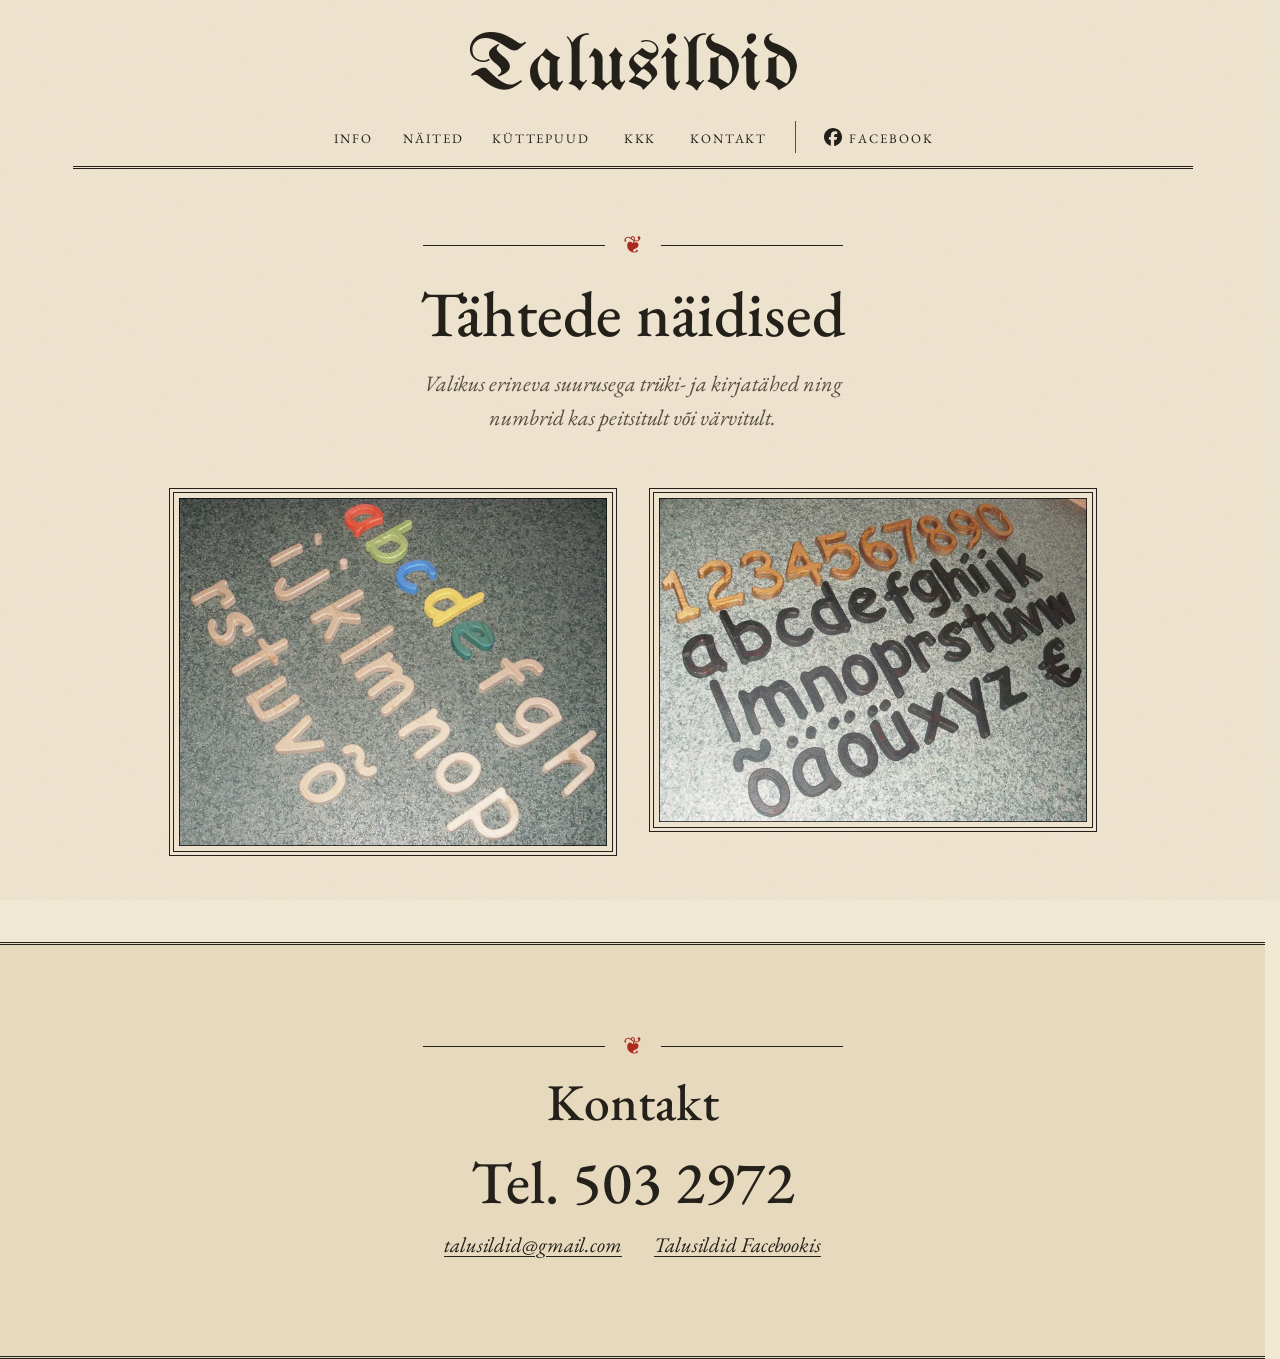
<file: tahed.html>
<!DOCTYPE html>
<html lang="et">
	<head>
		<meta charset="UTF-8">
		<title>Tähtede näidised talusiltidele | Talusildid</title>
		<meta name="description" content="Tähtede näidised talusiltidele: erineva suurusega trüki- ja kirjatähed ning numbrid, peitsitult või värvitult.">
		<link rel="canonical" href="https://talusildid.net/tahed.html">
		<meta property="og:type" content="website">
		<meta property="og:site_name" content="Talusildid">
		<meta property="og:locale" content="et_EE">
		<meta property="og:title" content="Tähtede näidised talusiltidele | Talusildid">
		<meta property="og:description" content="Tähtede näidised talusiltidele: erineva suurusega trüki- ja kirjatähed ning numbrid, peitsitult või värvitult.">
		<meta property="og:url" content="https://talusildid.net/tahed.html">
		<meta property="og:image" content="https://talusildid.net/images/og-talusildid.jpg">
		<meta property="og:image:width" content="1200">
		<meta property="og:image:height" content="630">
		<meta property="og:image:alt" content="Servamata laudast talusilt Niine, gooti kirjas freesitud tähtedega">
		<meta name="twitter:card" content="summary_large_image">
		<meta name="keywords" content="puit,talusildid,viidad,puutöö,fassaadisildid,seinasildid,juhtmärgid,tänavasildid,hotellisildid,puhkemajasildid,talu,talud,saun,saunasildid,puu,lakitud,peitsitud,freesitud,värvitud,puustuudio,tehas,puutehas,käsitöö,hoonesildid,freesimine,peits,värv,õli,tõrvaõli,mänd,männilaud,suvekodu,talu,talud,küttepuud,logod">
		<meta name="viewport" content="width=device-width, initial-scale=1">
		<meta name="theme-color" content="#f1e8d4">
		<link rel="icon" href="favicon.ico" sizes="32x32">
		<link rel="icon" href="favicon.svg" type="image/svg+xml">
		<link rel="apple-touch-icon" href="apple-touch-icon.png">
		<link rel="preload" href="fonts/unifrakturmaguntia-latin.woff2" as="font" type="font/woff2" crossorigin>
		<link rel="preload" href="fonts/eb-garamond-latin.woff2" as="font" type="font/woff2" crossorigin>
		<link rel="preload" href="fonts/eb-garamond-italic-latin.woff2" as="font" type="font/woff2" crossorigin>
		<link rel="stylesheet" href="css/site.css?v=2026-11-12">
	</head>
	<body>
		<a class="skip" href="#sisu">Liigu sisu juurde</a>

		<header class="masthead">
			<div class="wrap">
				<a class="wordmark" href="index.html" aria-label="Talusildid - avaleht">Talusildid</a>
				<nav class="nav" aria-label="Peamenüü">
					<ul>
						<li><a href="index.html">Info</a></li>
						<li><a href="naited.html">Näited</a></li>
						<li><a href="kuttepuud.html">Küttepuud</a></li>
						<li><a href="kkk.html">KKK</a></li>
						<li><a href="kontakt.html">Kontakt</a></li>
						<li class="nav-aside"><a class="nav-fb" href="https://www.facebook.com/talusildid.net/"><svg viewBox="0 0 24 24" aria-hidden="true"><path fill="currentColor" d="M9.101 23.691v-7.98H6.627v-3.667h2.474v-1.58c0-4.085 1.848-5.978 5.858-5.978.401 0 .955.042 1.468.103a8.68 8.68 0 0 1 1.141.195v3.325a8.623 8.623 0 0 0-.653-.036 26.805 26.805 0 0 0-.733-.009c-.707 0-1.259.096-1.675.309a1.686 1.686 0 0 0-.679.622c-.258.42-.374.995-.374 1.752v1.297h3.919l-.386 2.103-.287 1.564h-3.246v8.245C19.396 23.238 24 18.179 24 12.044c0-6.627-5.373-12-12-12s-12 5.373-12 12c0 5.628 3.874 10.35 9.101 11.647Z"/></svg><span class="nav-fb-label">Facebook</span></a></li>
					</ul>
				</nav>
				<script>
				// Mark the Facebook item when it wraps onto a row of its own (see .nav-aside.is-alone in site.css).
				// Runs here, before the page paints; checks again whenever the menu changes size.
				(function () {
					var aside = document.querySelector('.nav-aside');
					if (!aside || !window.ResizeObserver) return;
					var prev = aside.previousElementSibling;
					function check() {
						aside.classList.remove('is-alone');
						if (aside.offsetTop > prev.offsetTop + 1) aside.classList.add('is-alone');
					}
					check();
					new ResizeObserver(check).observe(aside.parentNode);
					if (document.fonts) document.fonts.ready.then(check);
				})();
				</script>
			</div>
		</header>

		<main id="sisu">
			<header class="page-head wrap">
				<div class="orn" aria-hidden="true">❦</div>
				<h1>Tähtede näidised</h1>
				<p>Valikus erineva suurusega trüki- ja kirjatähed ning numbrid kas peitsitult või värvitult.</p>
			</header>

			<section class="section wrap wrap-narrow flush-top" aria-label="Tähtede näidised">
				<div class="gallery gallery-uncropped">
					<figure class="plate"><div class="frame"><img src="images/naited/tahed11.webp" width="651" height="530" decoding="async" alt="Puidust väiketähed a–v ja õ, osa neist värvitud"></div></figure>
					<figure class="plate"><div class="frame"><img src="images/naited/tahed21.webp" width="651" height="493" loading="lazy" decoding="async" alt="Puidust numbrid 0–9 ning mustaks värvitud väiketähed koos täpitähtede ja euromärgiga"></div></figure>
				</div>
			</section>

			<section class="section band contact" id="kontakt" aria-labelledby="kontakt-pealkiri">
				<div class="wrap">
					<div class="orn" aria-hidden="true">❦</div>
					<h2 class="section-title" id="kontakt-pealkiri">Kontakt</h2>
					<a class="contact-phone" href="tel:+3725032972">Tel. 503 2972</a>
					<ul class="contact-list">
						<li><a href="mailto:talusildid@gmail.com">talusildid@gmail.com</a></li>
						<li><a href="https://www.facebook.com/talusildid.net/">Talusildid Facebookis</a></li>
					</ul>
				</div>
			</section>
		</main>
	</body>
</html>
</file>
<file: css/site.css>
/* Talusildid: heritage almanac look.
   An old farm calendar / letterpress print: paper grain, ink, one stamp red.
   Fraktur only for the wordmark (the shop routes Fraktur signs too), EB Garamond for the rest.
   Shape rule: everything square; photos sit in a thin double frame.
   Used by every page; the masthead and contact band markup is copied into each one. */

/* Self-hosted fonts (from Google Fonts, OFL). The latin files are preloaded in each page's <head>
   so they are ready before first paint; latin-ext (š, ž…) only loads if a page uses it. */
@font-face { font-family: "EB Garamond"; font-style: normal; font-weight: 400 800; font-display: swap; src: url("../fonts/eb-garamond-latin.woff2") format("woff2"); unicode-range: U+0000-00FF, U+0131, U+0152-0153, U+02BB-02BC, U+02C6, U+02DA, U+02DC, U+0304, U+0308, U+0329, U+2000-206F, U+20AC, U+2122, U+2191, U+2193, U+2212, U+2215, U+FEFF, U+FFFD; }
@font-face { font-family: "EB Garamond"; font-style: normal; font-weight: 400 800; font-display: swap; src: url("../fonts/eb-garamond-latin-ext.woff2") format("woff2"); unicode-range: U+0100-02BA, U+02BD-02C5, U+02C7-02CC, U+02CE-02D7, U+02DD-02FF, U+0304, U+0308, U+0329, U+1D00-1DBF, U+1E00-1E9F, U+1EF2-1EFF, U+2020, U+20A0-20AB, U+20AD-20C4, U+2113, U+2C60-2C7F, U+A720-A7FF; }
@font-face { font-family: "EB Garamond"; font-style: italic; font-weight: 400 600; font-display: swap; src: url("../fonts/eb-garamond-italic-latin.woff2") format("woff2"); unicode-range: U+0000-00FF, U+0131, U+0152-0153, U+02BB-02BC, U+02C6, U+02DA, U+02DC, U+0304, U+0308, U+0329, U+2000-206F, U+20AC, U+2122, U+2191, U+2193, U+2212, U+2215, U+FEFF, U+FFFD; }
@font-face { font-family: "EB Garamond"; font-style: italic; font-weight: 400 600; font-display: swap; src: url("../fonts/eb-garamond-italic-latin-ext.woff2") format("woff2"); unicode-range: U+0100-02BA, U+02BD-02C5, U+02C7-02CC, U+02CE-02D7, U+02DD-02FF, U+0304, U+0308, U+0329, U+1D00-1DBF, U+1E00-1E9F, U+1EF2-1EFF, U+2020, U+20A0-20AB, U+20AD-20C4, U+2113, U+2C60-2C7F, U+A720-A7FF; }
@font-face { font-family: "UnifrakturMaguntia"; font-style: normal; font-weight: 400; font-display: swap; src: url("../fonts/unifrakturmaguntia-latin.woff2") format("woff2"); }

/* Georgia tuned to the real fonts' width and line metrics (measured in the browser), so text keeps
   its wrapping and position if the fallback ever paints before the font arrives. */
@font-face { font-family: "EB Garamond Fallback"; font-style: normal; src: local("Georgia"); size-adjust: 85.75%; ascent-override: 117.8%; descent-override: 35%; line-gap-override: 0%; }
@font-face { font-family: "EB Garamond Fallback"; font-style: italic; src: local("Georgia Italic"); size-adjust: 83.76%; ascent-override: 120.6%; descent-override: 35.8%; line-gap-override: 0%; }
@font-face { font-family: "UnifrakturMaguntia Fallback"; src: local("Georgia"); size-adjust: 93.1%; ascent-override: 83.8%; descent-override: 26.9%; line-gap-override: 0%; }

/* Page changes crossfade instead of cutting (Chrome, Edge, Safari; others just cut) */
@view-transition { navigation: auto; }
::view-transition-group(root) { animation-duration: 0.2s; }
@media (prefers-reduced-motion: reduce) {
	@view-transition { navigation: none; }
}

:root {
	--paper: #f1e8d4;
	--paper-2: #e6d9bd;
	--ink: #24201a;
	--ink-soft: #594f43;
	--red: #ad2a1f;
	--red-on-dark: #e0766b;          /* the stamp red lifted for the dark lightbox */
	--shade: rgb(28 24 19 / 0.94);   /* lightbox backdrop, a shade under the ink */
	--wrap: 1120px;
	--gutter: clamp(16px, 4vw, 40px);
	--ease-out: cubic-bezier(0.16, 1, 0.3, 1);
	color-scheme: light;
}

*, *::before, *::after { box-sizing: border-box; }

/* Always reserve the scrollbar's space, so short pages (Küttepuud) don't shift sideways against long ones */
html { scrollbar-gutter: stable; }

body {
	margin: 0;
	background: var(--paper);
	color: var(--ink);
	font-family: "EB Garamond", "EB Garamond Fallback", Georgia, serif;
	font-size: 1.25rem;
	line-height: 1.55;
}

/* Paper grain on a fixed, non-scrolling layer */
body::before {
	content: "";
	position: fixed; inset: 0; z-index: 100; pointer-events: none;
	opacity: 0.22; mix-blend-mode: multiply;
	background-image: url("data:image/svg+xml,%3Csvg xmlns='http://www.w3.org/2000/svg' width='220' height='220'%3E%3Cfilter id='n'%3E%3CfeTurbulence type='fractalNoise' baseFrequency='0.85' numOctaves='3' stitchTiles='stitch'/%3E%3CfeColorMatrix values='0 0 0 0 0.45 0 0 0 0 0.35 0 0 0 0 0.2 0 0 0 0.55 0'/%3E%3C/filter%3E%3Crect width='100%25' height='100%25' filter='url(%23n)'/%3E%3C/svg%3E");
}

img { display: block; max-width: 100%; height: auto; }
a { color: inherit; text-decoration-thickness: 1px; text-underline-offset: 4px; }
a:focus-visible { outline: 2px solid var(--red); outline-offset: 3px; }
h1, h2, h3 { margin: 0; font-weight: 500; line-height: 1.1; text-wrap: balance; }
p { margin: 0; text-wrap: pretty; }

.wrap { max-width: var(--wrap); margin-inline: auto; padding-inline: var(--gutter); }
.sc { font-variant-caps: all-small-caps; letter-spacing: 0.08em; }
/* Visually hidden, still read by screen readers */
.vh { position: absolute; width: 1px; height: 1px; overflow: hidden; clip-path: inset(50%); white-space: nowrap; }

.skip { position: absolute; left: var(--gutter); top: -100px; padding: 8px 14px; background: var(--ink); color: var(--paper); z-index: 110; }
.skip:focus { top: 12px; }

/* Masthead */
.masthead { text-align: center; padding-top: 28px; }
.masthead .wrap { border-bottom: 3px double var(--ink); padding-bottom: 7px; }
/* The 18vw cap only bites with a large phone text setting, where the one-word mark would run off the screen */
.wordmark { display: inline-block; font-family: "UnifrakturMaguntia", "UnifrakturMaguntia Fallback", serif; font-size: min(clamp(3rem, 2rem + 4vw, 5rem), 18vw); line-height: 1; text-decoration: none; }
/* Each link is a 44 px tap target around its small-caps word; the margins are trimmed by the extra
   height, so the menu sits where the bare words did (on phones the second row moves down a little) */
.nav ul { display: flex; flex-wrap: wrap; justify-content: center; gap: 0 28px; margin: 7px 0 0; padding: 0; list-style: none; font-size: 1.1875rem; }
.nav a { display: inline-flex; align-items: center; justify-content: center; gap: 7px; min-width: 44px; min-height: 44px; text-decoration: none; font-variant-caps: all-small-caps; letter-spacing: 0.1em; }
.nav a:hover { text-decoration: underline; }
.nav a[aria-current="page"] { color: var(--red); }
.nav-fb svg { width: 0.95em; height: 0.95em; flex: none; }
/* Facebook leaves the site, so it sits apart behind a hairline; icon only on phones to keep the rows short.
   When it wraps onto a row of its own the hairline has nothing to divide: the script after the menu marks it
   .is-alone, and it takes the whole row with the link centred (the full row also stops it hopping back up). */
.nav-aside { display: flex; align-items: center; gap: 28px; }
.nav-aside::before { content: ""; height: 1.7em; border-left: 1px solid var(--ink-soft); }
.nav-aside.is-alone { flex-basis: 100%; justify-content: center; }
.nav-aside.is-alone::before { content: none; }
@media (max-width: 480px) {
	.nav ul { column-gap: 14px; }
	.nav-fb-label { position: absolute; width: 1px; height: 1px; overflow: hidden; clip-path: inset(50%); white-space: nowrap; }
	/* The bare icon sits centred in its 44 px tap target; take that padding off both sides of the hairline
	   gap so the icon stands as far from the hairline as the word before it does */
	.nav-aside { --pad: max(0px, (44px - 0.95em) / 2); column-gap: calc(14px - var(--pad)); }
	.nav-aside:not(.is-alone) .nav-fb { margin-inline-end: calc(-1 * var(--pad)); }
}

/* Ornamental rule: two hairlines and a fleuron */
.orn { display: flex; align-items: center; gap: 18px; margin: 0 auto; max-width: 420px; color: var(--red); font-size: 1.5rem; line-height: 1; }
.orn::before, .orn::after { content: ""; flex: 1; border-top: 1px solid var(--ink); }

/* Buttons */
.btn {
	display: inline-flex; align-items: center; justify-content: center;
	min-height: 50px; padding: 10px 26px;
	border: 1.5px solid var(--ink);
	font: inherit; font-size: 1.1875rem; line-height: 1.2; white-space: nowrap; text-decoration: none;
	font-variant-caps: all-small-caps; letter-spacing: 0.1em;
	transition: background-color 150ms ease-out, color 150ms ease-out, transform 100ms ease-out;
}
.btn:active { transform: translateY(1px); }
.btn-ink { background: var(--ink); color: var(--paper); }
.btn-ink:hover { background: var(--red); border-color: var(--red); }
.btn-line:hover { background: var(--paper-2); }

/* Hero */
.hero { text-align: center; padding-block: clamp(24px, 3.5vw, 44px) clamp(56px, 7vw, 96px); }
/* Like the wordmark, the vw caps only bite with a large phone text setting, where a long word would run off the screen */
.hero h1 { font-size: min(clamp(2.5rem, 1.4rem + 4vw, 4.5rem), 13vw); max-width: 16em; margin: 22px auto 0; }
.hero h1 em { color: var(--red); }
.hero p { max-width: 40ch; margin: 22px auto 0; font-size: 1.375rem; color: var(--ink-soft); font-style: italic; }
.hero-actions { display: flex; flex-wrap: wrap; justify-content: center; gap: 12px; margin-top: 30px; }
.frame { display: block; margin: 0; padding: 8px; border: 1px solid var(--ink); outline: 1px solid var(--ink); outline-offset: 4px; background: var(--paper); }
/* Hero carousel: stacked slides crossfade in one frame; it opens the page, above the headline */
.carousel { margin-bottom: clamp(20px, 3vw, 36px); }
.slides { display: grid; }
.slides img { grid-area: 1 / 1; width: 100%; aspect-ratio: 900 / 425; object-fit: cover; opacity: 0; transition: opacity 900ms ease-in-out; }
.slides img.is-on { opacity: 1; }
/* Small diamonds on 44 px buttons, so a thumb can hit them; the margin is trimmed to match */
.dots { display: flex; justify-content: center; margin-top: 6px; }
.dots button { width: 44px; height: 44px; padding: 0; border: 0; background: none; cursor: pointer; }
.dots button::before { content: ""; display: block; width: 10px; height: 10px; margin: auto; border: 1px solid var(--ink); transform: rotate(45deg); transition: background-color 200ms ease-out; }
.dots button[aria-current="true"]::before { background: var(--red); border-color: var(--red); }
.dots button:hover::before { background: var(--ink); }
.dots button:focus-visible { outline: 2px solid var(--red); outline-offset: 0; }
/* A slide that failed to load keeps the frame's size but never shows its broken-image box; with fewer
   than two slides left, or no script to work them, the dots go too */
.slides img.is-broken { visibility: hidden; }
.dots[hidden] { display: none; }
@media (scripting: none) { .dots { display: none; } }

@media (prefers-reduced-motion: no-preference) {
	.rise { animation: rise 800ms var(--ease-out) both; }
	.rise-2 { animation-delay: 140ms; }
	@keyframes rise { from { opacity: 0; transform: translateY(10px); } }
}

.section { padding-block: clamp(56px, 7vw, 104px); }
.section-head { text-align: center; margin-bottom: clamp(36px, 5vw, 56px); }
.section-title { font-size: clamp(2rem, 1.3rem + 2.4vw, 3.25rem); margin-top: 16px; }

/* Styles as almanac entries with a dotted leader to the price */
.styles { margin: 0; padding: 0; list-style: none; counter-reset: stiil; }
.style { display: grid; grid-template-columns: 5fr 6fr; gap: 20px 48px; align-items: center; padding-block: 30px; border-top: 1px solid var(--ink); counter-increment: stiil; }
.style:last-child { border-bottom: 1px solid var(--ink); }
.style .frame { padding: 5px; outline-offset: 3px; }
/* Wraps (price under the name) only when a large text setting leaves no room on one line */
.style > * { min-width: 0; }
.style-head { display: flex; flex-wrap: wrap; align-items: baseline; gap: 0 10px; margin-bottom: 8px; }
.style-head::before { content: counter(stiil, upper-roman) "."; color: var(--red); font-weight: 600; min-width: 2.2em; }
.style h3 { font-size: 1.625rem; font-weight: 600; font-variant-caps: all-small-caps; letter-spacing: 0.06em; }
.leader { flex: 1; border-bottom: 2px dotted var(--ink-soft); transform: translateY(-6px); min-width: 24px; }
.price { flex: none; font-size: 1.625rem; font-weight: 600; color: var(--red); font-variant-numeric: oldstyle-nums; }
.style p { color: var(--ink-soft); padding-left: calc(2.2em + 10px); }
@media (max-width: 760px) {
	.style { grid-template-columns: 1fr; }
	.style p { padding-left: 0; }
}

.notes { display: grid; grid-template-columns: 1fr 1fr; column-gap: 56px; row-gap: 28px; margin-top: 44px; }
.notes :is(h2, h3) { font-size: 1.375rem; font-variant-caps: all-small-caps; letter-spacing: 0.08em; margin-bottom: 6px; }
.notes p { color: var(--ink-soft); }
.notes p + p { margin-top: 8px; }
@media (max-width: 760px) { .notes { grid-template-columns: 1fr; } }

/* Sizes: a ruled table and two newspaper columns with a drop cap */
.band { background: var(--paper-2); border-block: 3px double var(--ink); }
.facts { display: grid; grid-template-columns: repeat(3, 1fr); margin: 0 0 44px; border-block: 1px solid var(--ink); }
.facts div { padding: 22px 24px; text-align: center; }
.facts div + div { border-left: 1px solid var(--ink); }
.facts dt { font-variant-caps: all-small-caps; letter-spacing: 0.1em; color: var(--ink-soft); }
.facts dd { margin: 4px 0 0; font-size: clamp(1.75rem, 1.2rem + 1.8vw, 2.5rem); font-weight: 600; line-height: 1.1; }
.facts dd.facts-text { font-size: clamp(1.25rem, 1.1rem + 0.6vw, 1.5rem); font-style: italic; font-weight: 500; }
.details { columns: 2; column-gap: 56px; column-rule: 1px solid var(--ink-soft); color: var(--ink-soft); hyphens: auto; }
.details p { margin-bottom: 14px; }
.details p:first-child::first-letter { float: left; font-size: 4.2em; line-height: 0.82; padding: 6px 10px 0 0; color: var(--red); font-weight: 600; }
.details a { color: var(--ink); font-style: italic; }
@media (max-width: 760px) {
	.facts { grid-template-columns: 1fr; }
	.facts div + div { border-left: 0; border-top: 1px solid var(--ink); }
	.details { columns: 1; }
}

/* Firewood: one framed photo beside a short ledger, under a "besides signs" kicker */
.firewood { display: grid; grid-template-columns: 6fr 5fr; gap: 36px 56px; align-items: center; }
.firewood .frame { overflow: hidden; }
.firewood img { width: 100%; aspect-ratio: 4 / 3; object-fit: cover; filter: sepia(0.15); transition: filter 400ms ease-out; }
.kicker { color: var(--red); font-variant-caps: all-small-caps; letter-spacing: 0.1em; }
.firewood .section-title { margin-top: 4px; }
.firewood-lead { margin-top: 14px; font-size: 1.375rem; font-style: italic; color: var(--ink-soft); }
.firewood .ledger { margin-top: 22px; }
.firewood-note { margin-top: 16px; color: var(--ink-soft); }
/* Standalone links get a 44 px tall tap target; the margins are trimmed so the text sits where it did */
.tile-link { display: inline-flex; align-items: center; min-height: 44px; margin-top: 8px; color: var(--red); font-style: italic; }
.tile-link:hover { text-decoration: underline; }
@media (hover: hover) { .firewood:has(a:hover) img { filter: none; } }
@media (max-width: 760px) { .firewood { grid-template-columns: 1fr; } }

/* Contact */
.contact { text-align: center; }
.contact-phone { display: inline-block; margin-top: 18px; font-size: clamp(2.5rem, 1.6rem + 3vw, 3.75rem); font-weight: 500; line-height: 1.1; text-decoration: none; font-variant-numeric: lining-nums; }
.contact-phone:hover { color: var(--red); }
.contact-list { display: flex; flex-wrap: wrap; justify-content: center; gap: 0 32px; margin: 8px 0 0; padding: 0; list-style: none; font-size: 1.3125rem; font-style: italic; overflow-wrap: anywhere; }
.contact-list a { display: inline-flex; align-items: center; min-height: 44px; }

/* Kontakt page: a ruled ledger with dotted leaders, like the style entries */
.ledger { max-width: 760px; margin: 0 auto; border-top: 1px solid var(--ink); }
.ledger div { display: flex; align-items: baseline; gap: 10px; padding-block: 24px; border-bottom: 1px solid var(--ink); }
.ledger dt { flex: 1; display: flex; align-items: baseline; gap: 10px; font-size: 1.375rem; font-weight: 600; font-variant-caps: all-small-caps; letter-spacing: 0.08em; }
.ledger dt::after { content: ""; flex: 1; min-width: 24px; border-bottom: 2px dotted var(--ink-soft); transform: translateY(-6px); }
.ledger dd { margin: 0; font-size: clamp(1.5rem, 1.2rem + 1.2vw, 2.125rem); font-variant-numeric: lining-nums; }
.ledger a { display: inline-block; padding-block: 7px; margin-block: -7px; text-decoration: none; }
.ledger a:hover { color: var(--red); text-decoration: underline; }
.ledger .ledger-big { font-size: clamp(2rem, 1.4rem + 2.4vw, 3rem); font-weight: 500; }
@media (max-width: 600px) {
	.ledger div { flex-direction: column; gap: 2px; }
	.ledger dt::after { content: none; }
	.ledger dd { overflow-wrap: anywhere; }
}
.ledger + .notes { max-width: 760px; margin-inline: auto; }
/* Compact ledger for short spec lists (front-page firewood) */
.ledger-sm div { padding-block: 12px; }
.ledger-sm dt { font-size: 1.1875rem; }
.ledger-sm dd { font-size: 1.375rem; }
/* Values are short, so the leader row holds even on phones */
@media (max-width: 600px) {
	.ledger-sm div { flex-direction: row; gap: 10px; }
	.ledger-sm dt::after { content: ""; }
}

@media (prefers-reduced-motion: reduce) { *, *::before, *::after { transition: none !important; } }

/* Windows high contrast: the system drops fills and the grain, so the current dot gets the system
   highlight and the grain layer steps aside */
@media (forced-colors: active) {
	body::before { display: none; }
	.dots button::before { border-color: CanvasText; }
	.dots button[aria-current="true"]::before { background: Highlight; border-color: Highlight; forced-color-adjust: none; }
}

/* Print: the page on paper, without the grain, the carousel controls or the jump links */
@media print {
	body { font-size: 12pt; background: none; }
	body::before, .skip, .dots, .nav-aside, .to-top, .lightbox { display: none; }
	.rise { animation: none; }
	.band { background: none; }
	.section { padding-block: 24pt; }
	.style, .plate, .facts, .notes > div, .faq details { break-inside: avoid; }
	/* KKK answers print even when their question is closed (Chrome, Edge, Safari) */
	.faq details::details-content { content-visibility: visible; }
	.faq summary::after { content: none; }
	/* Contact lines print as what they are */
	.contact-list a[href^="http"]::after { content: "\a0(" attr(href) ")"; font-size: 0.85em; }
}

.flush-top { padding-top: 0; }

/* Inner pages: a centred title block, then the work */
.page-head { text-align: center; padding-block: clamp(36px, 5vw, 64px) clamp(36px, 5vw, 56px); }
.page-head h1 { font-size: min(clamp(2.5rem, 1.5rem + 3.4vw, 4rem), 13vw); margin-top: 22px; }
.page-head p { max-width: 44ch; margin: 18px auto 0; font-size: 1.375rem; font-style: italic; color: var(--ink-soft); }
.wrap-narrow { max-width: 1000px; }

/* Gallery: one column on phones. On wider screens wide signs take the whole row
   and the rest pair up in equal mounts (contain, so no sign loses letters).
   Plates fill in markup order (no dense packing), so the Tab key meets them as the eye does;
   a lone paired plate between two wide ones leaves a gap beside it. */
.gallery { display: grid; gap: 36px; align-items: start; }
.plate { margin: 0; }
.plate .frame { padding: 5px; outline-offset: 3px; }
.plate img { width: 100%; }
.plate figcaption, .photo-note { margin-top: 14px; text-align: center; font-style: italic; color: var(--ink-soft); }
@media (min-width: 761px) {
	.gallery { grid-template-columns: 1fr 1fr; gap: 48px 40px; }
	.plate-wide { grid-column: 1 / -1; }
	.plate:not(.plate-wide) img { aspect-ratio: 16 / 9; object-fit: contain; }
	/* Näited, with its script running: each pair shares the row by the signs' own shapes, so both
	   pictures stand at the same height and fill their mounts (no letterbox). The script sets --share,
	   a plate's part of the row (its width ÷ height over the pair's sum); 12px is the mount's padding and border.
	   A plate left without a partner sits centred at half width. */
	.gallery.is-justified { display: flex; flex-wrap: wrap; justify-content: center; align-items: flex-start; }
	.gallery.is-justified .plate { flex: 0 0 calc(12px + (100% - 40px - 24px) * var(--share, 0.5)); min-width: 0; }
	.gallery.is-justified .plate-wide { flex-basis: 100%; }
	.gallery.is-justified .is-fit img { aspect-ratio: auto; }
}
/* Näited: each sign links to its full picture (a bigger file can go in the href later);
   the script on that page opens it in the lightbox below instead of leaving the page. */
.zoom { display: block; cursor: zoom-in; }
html.lb-open { overflow: hidden; }
.lightbox {
	position: fixed; inset: 0; width: 100%; height: 100%; max-width: none; max-height: none;
	margin: 0; padding: 0; border: 0; background: transparent; color: var(--paper);
	overflow: hidden; cursor: zoom-out;
}
.lightbox[open] { display: flex; flex-direction: column; align-items: center; justify-content: center; gap: 14px; }
.lightbox::backdrop { background: transparent; }
.lb-shade { position: absolute; inset: 0; background: var(--shade); }
.lb-frame { position: relative; padding: 8px; outline-offset: 4px; }
.lb-frame img { width: 100%; height: 100%; }
.lb-caption, .lb-nav { position: relative; }
.lb-caption { max-width: 60ch; padding-inline: 16px; text-align: center; font-style: italic; color: var(--paper-2); }
.lb-caption:empty { display: none; }
.lb-nav { display: flex; align-items: center; gap: 6px; font-variant-caps: all-small-caps; letter-spacing: 0.1em; font-variant-numeric: lining-nums; color: var(--paper-2); }
.lb-count { min-width: 5.5em; text-align: center; }
.lightbox button {
	display: grid; place-items: center; width: 44px; height: 44px; padding: 0;
	border: 0; background: none; color: var(--paper); font: inherit; font-size: 2rem; line-height: 1; cursor: pointer;
	transition: color 150ms ease-out;
}
.lightbox button:hover { color: var(--red-on-dark); }
.lightbox button:focus-visible { outline: 2px solid var(--paper); outline-offset: -2px; }
.lb-close { position: absolute; top: 8px; right: 8px; }
.lb-nav button { font-size: 2.5rem; padding-bottom: 6px; }

.to-top { margin-top: 56px; text-align: center; font-style: italic; }
.to-top a { color: var(--red); }

@media (min-width: 761px) {
	.gallery-photos .plate:not(.plate-wide) img { aspect-ratio: 4 / 3; object-fit: cover; }
	/* An odd photo out sits centred on the last row */
	.gallery-photos .plate:last-child:nth-child(odd) { grid-column: 1 / -1; justify-self: center; width: calc(50% - 20px); }
	/* Sample sheets: pair up but keep the whole photo */
	.gallery-uncropped .plate img { aspect-ratio: auto; }
}

/* KKK page: ruled question rows that open in place, Estonian first, English below */
.lang-switch { font-size: 1.1875rem; }
.page-head .lang-switch { margin-top: 14px; font-style: normal; }
.section-head .lang-switch { margin-top: 12px; }
.lang-switch a { color: var(--red); font-style: italic; }
.faq-group { max-width: 760px; margin-inline: auto; }
.faq-group + .faq-group { margin-top: clamp(40px, 5vw, 56px); }
.faq-title { margin-bottom: 10px; font-size: 1.375rem; font-weight: 600; font-variant-caps: all-small-caps; letter-spacing: 0.08em; color: var(--red); }
.faq details { border-bottom: 1px solid var(--ink); }
.faq-title + details { border-top: 1px solid var(--ink); }
.faq summary { display: flex; align-items: baseline; gap: 16px; padding-block: 16px; cursor: pointer; list-style: none; font-size: 1.375rem; line-height: 1.3; }
.faq summary::-webkit-details-marker { display: none; }
.faq summary::after { content: "+"; flex: none; margin-left: auto; color: var(--red); font-size: 1.625rem; line-height: 1; transition: transform 200ms var(--ease-out); }
.faq details[open] summary::after { transform: rotate(45deg); }
.faq summary:hover { color: var(--red); }
.faq summary:focus-visible { outline: 2px solid var(--red); outline-offset: 3px; }
.faq details p { max-width: 62ch; padding-bottom: 20px; color: var(--ink-soft); }
.faq details a { color: var(--ink); }
.faq-en { border-top: 3px double var(--ink); }
.contact-note { margin-top: 14px; font-style: italic; color: var(--ink-soft); }
.contact-note span { display: block; }
</file>
